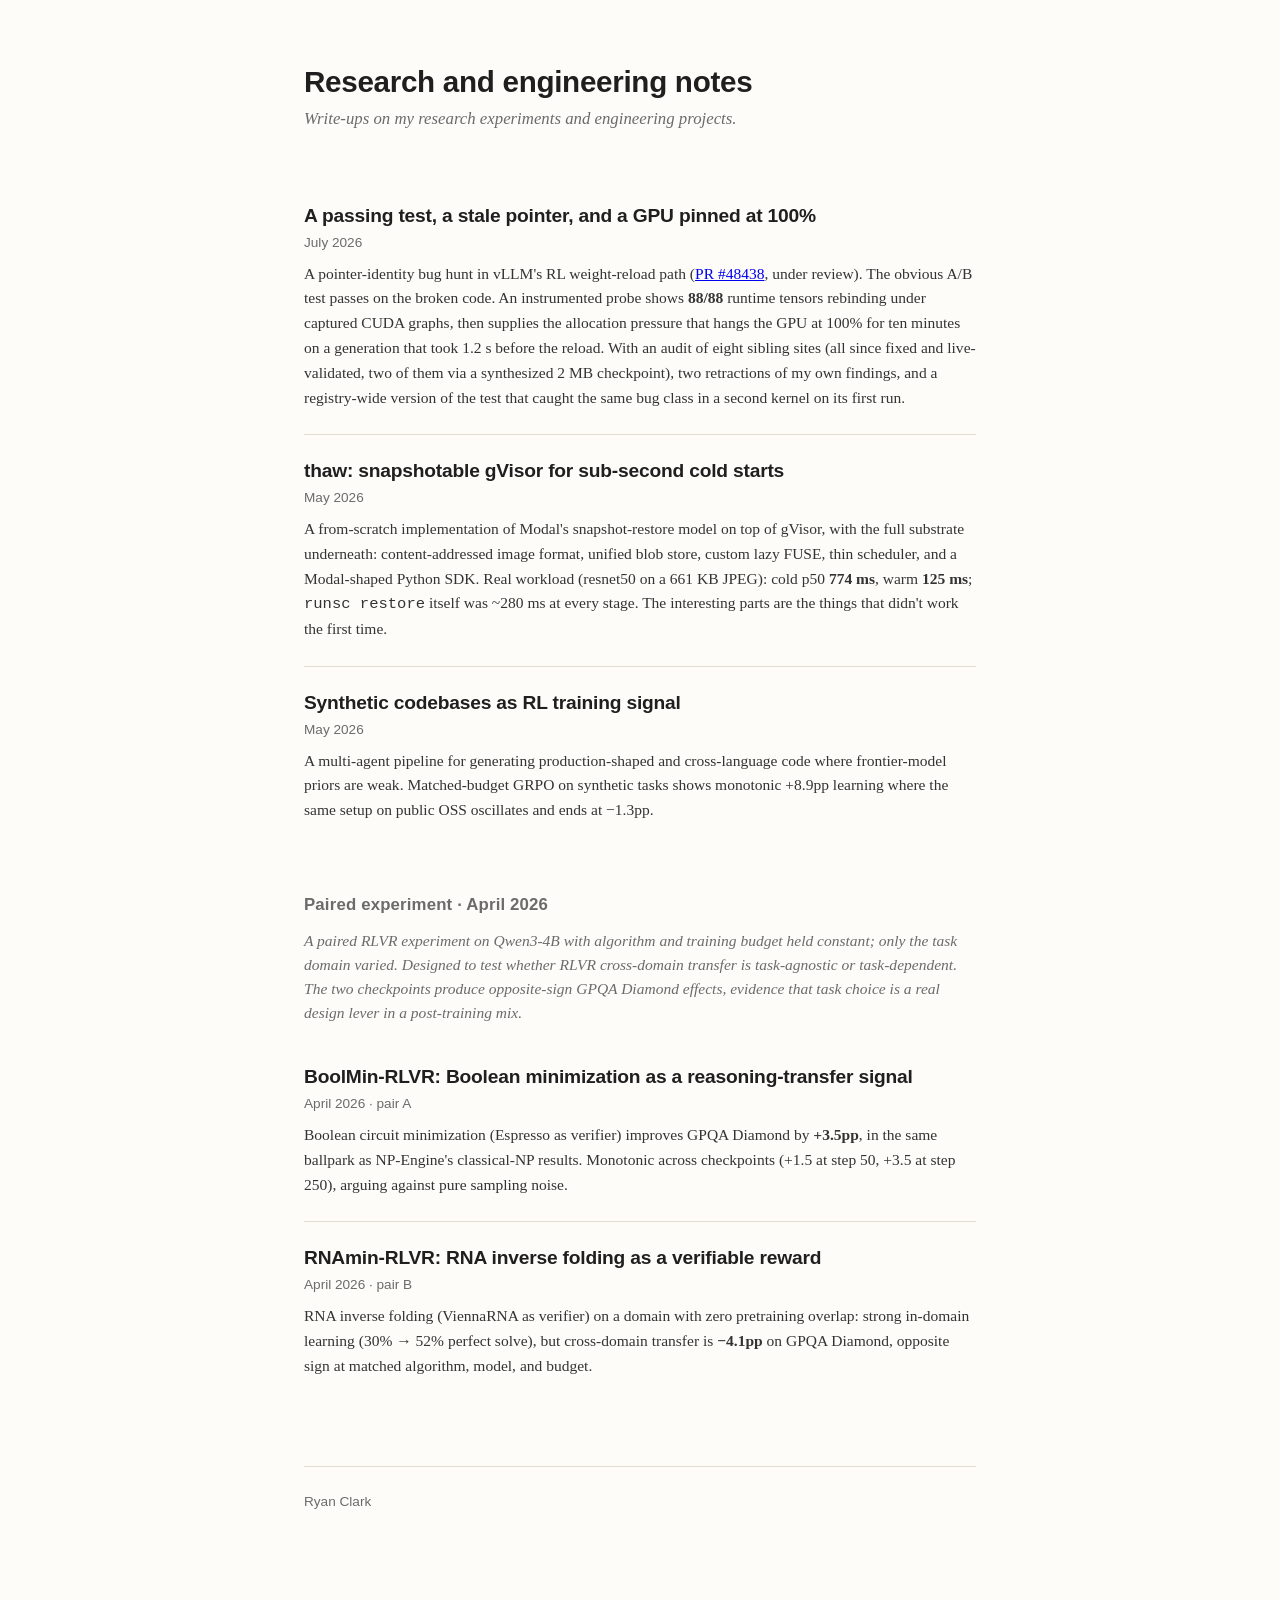
<file: index.html>
<!DOCTYPE html>
<html lang="en">
<head>
<meta charset="UTF-8">
<meta name="viewport" content="width=device-width, initial-scale=1.0">
<title>Ryan Clark — research and engineering notes</title>
<style>
  :root {
    --bg: #fdfcf9;
    --text: #1f1f1f;
    --muted: #6b6b6b;
    --accent: #b34c2c;
    --rule: #e3ddd0;
  }
  * { box-sizing: border-box; }
  body {
    font-family: 'Charter', 'Iowan Old Style', 'Georgia', 'Times New Roman', serif;
    background: var(--bg);
    color: var(--text);
    line-height: 1.6;
    max-width: 720px;
    margin: 0 auto;
    padding: 4rem 1.5rem 6rem;
    font-size: 18px;
  }
  h1, h2, h3, .sans { font-family: -apple-system, BlinkMacSystemFont, 'Inter', 'Helvetica Neue', sans-serif; font-weight: 700; line-height: 1.2; letter-spacing: -0.01em; }
  h1 { font-size: 1.85rem; margin: 0 0 0.4rem; }
  .intro { color: var(--muted); font-size: 1.05rem; margin: 0 0 3rem; font-style: italic; line-height: 1.55; }
  ul.posts { list-style: none; padding: 0; margin: 0; }
  ul.posts li { padding: 1.5rem 0; border-bottom: 1px solid var(--rule); }
  ul.posts li:last-child { border-bottom: none; }
  ul.posts h2 { font-size: 1.2rem; margin: 0 0 0.3rem; }
  ul.posts h2 a { color: var(--text); text-decoration: none; border: none; }
  ul.posts h2 a:hover { color: var(--accent); }
  ul.posts .meta { font-family: -apple-system, sans-serif; font-size: 0.85rem; color: var(--muted); margin: 0 0 0.5rem; }
  ul.posts .hook { margin: 0.4rem 0 0; font-size: 0.97rem; color: #333; }
  .footer { margin-top: 4rem; padding-top: 1.5rem; border-top: 1px solid var(--rule); font-family: -apple-system, sans-serif; font-size: 0.85rem; color: var(--muted); }
  .footer a { color: var(--muted); }
</style>
</head>
<body>

<h1>Research and engineering notes</h1>
<p class="intro">Write-ups on my research experiments and engineering projects.</p>

<ul class="posts">

  <li>
    <h2><a href="./vllm-marlin-reload.html">A passing test, a stale pointer, and a GPU pinned at 100%</a></h2>
    <p class="meta">July 2026</p>
    <p class="hook">A pointer-identity bug hunt in vLLM's RL weight-reload path (<a href="https://github.com/vllm-project/vllm/pull/48438">PR #48438</a>, under review). The obvious A/B test passes on the broken code. An instrumented probe shows <strong>88/88</strong> runtime tensors rebinding under captured CUDA graphs, then supplies the allocation pressure that hangs the GPU at 100% for ten minutes on a generation that took 1.2 s before the reload. With an audit of eight sibling sites (all since fixed and live-validated, two of them via a synthesized 2&nbsp;MB checkpoint), two retractions of my own findings, and a registry-wide version of the test that caught the same bug class in a second kernel on its first run.</p>
  </li>

  <li>
    <h2><a href="./thaw.html">thaw: snapshotable gVisor for sub-second cold starts</a></h2>
    <p class="meta">May 2026</p>
    <p class="hook">A from-scratch implementation of Modal's snapshot-restore model on top of gVisor, with the full substrate underneath: content-addressed image format, unified blob store, custom lazy FUSE, thin scheduler, and a Modal-shaped Python SDK. Real workload (resnet50 on a 661 KB JPEG): cold p50 <strong>774 ms</strong>, warm <strong>125 ms</strong>; <code>runsc restore</code> itself was ~280 ms at every stage. The interesting parts are the things that didn't work the first time.</p>
  </li>

  <li>
    <h2><a href="./synthetic-codebases.html">Synthetic codebases as RL training signal</a></h2>
    <p class="meta">May 2026</p>
    <p class="hook">A multi-agent pipeline for generating production-shaped and cross-language code where frontier-model priors are weak. Matched-budget GRPO on synthetic tasks shows monotonic +8.9pp learning where the same setup on public OSS oscillates and ends at −1.3pp.</p>
  </li>

</ul>

<h2 class="sans" style="font-size:1.05rem;margin-top:3rem;color:var(--muted);font-weight:600;letter-spacing:0.01em;">Paired experiment · April 2026</h2>
<p class="intro" style="font-size:0.97rem;margin-top:0.5rem;margin-bottom:1rem;">A paired RLVR experiment on Qwen3-4B with algorithm and training budget held constant; only the task domain varied. Designed to test whether RLVR cross-domain transfer is task-agnostic or task-dependent. The two checkpoints produce opposite-sign GPQA Diamond effects, evidence that task choice is a real design lever in a post-training mix.</p>

<ul class="posts">

  <li>
    <h2><a href="./boolmin-rlvr.html">BoolMin-RLVR: Boolean minimization as a reasoning-transfer signal</a></h2>
    <p class="meta">April 2026 · pair A</p>
    <p class="hook">Boolean circuit minimization (Espresso as verifier) improves GPQA Diamond by <strong>+3.5pp</strong>, in the same ballpark as NP-Engine's classical-NP results. Monotonic across checkpoints (+1.5 at step 50, +3.5 at step 250), arguing against pure sampling noise.</p>
  </li>

  <li>
    <h2><a href="./rna-rlvr.html">RNAmin-RLVR: RNA inverse folding as a verifiable reward</a></h2>
    <p class="meta">April 2026 · pair B</p>
    <p class="hook">RNA inverse folding (ViennaRNA as verifier) on a domain with zero pretraining overlap: strong in-domain learning (30% → 52% perfect solve), but cross-domain transfer is <strong>−4.1pp</strong> on GPQA Diamond, opposite sign at matched algorithm, model, and budget.</p>
  </li>

</ul>

<div class="footer">
  Ryan Clark
</div>

</body>
</html>
</file>
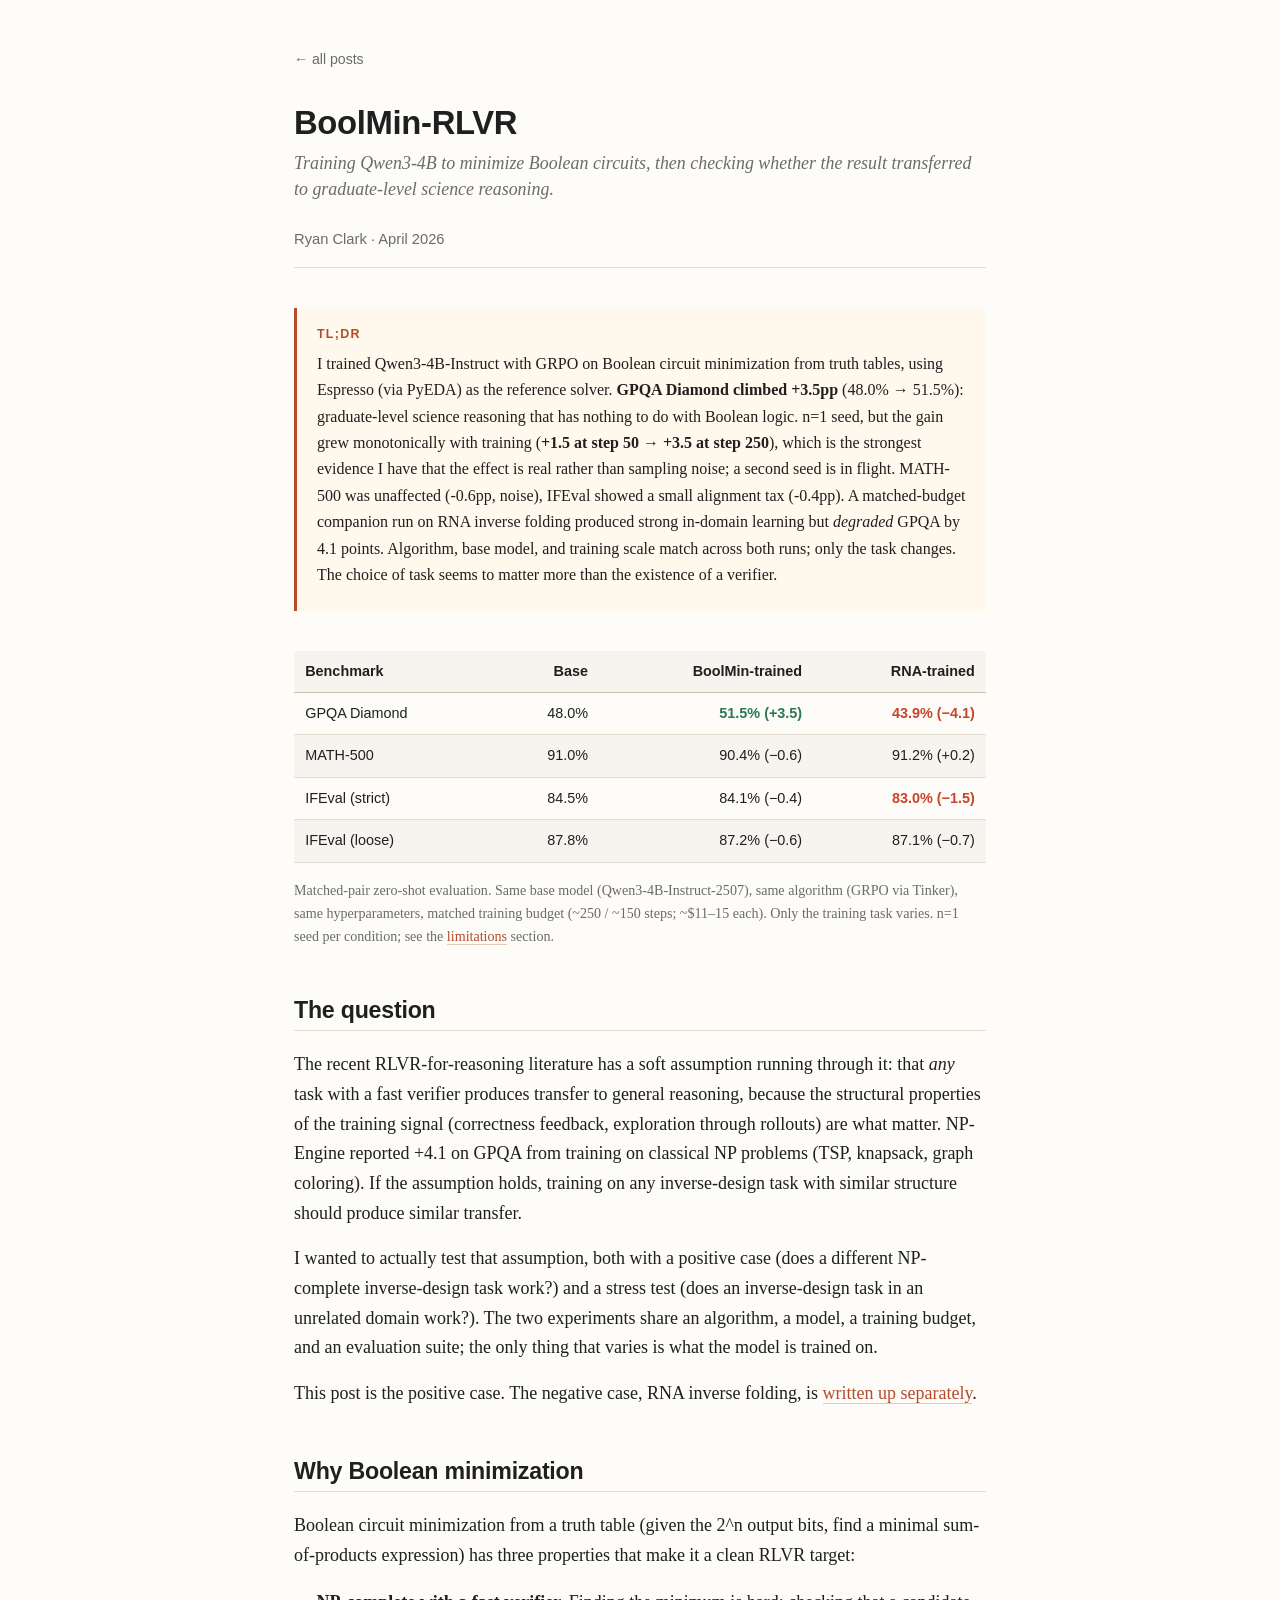
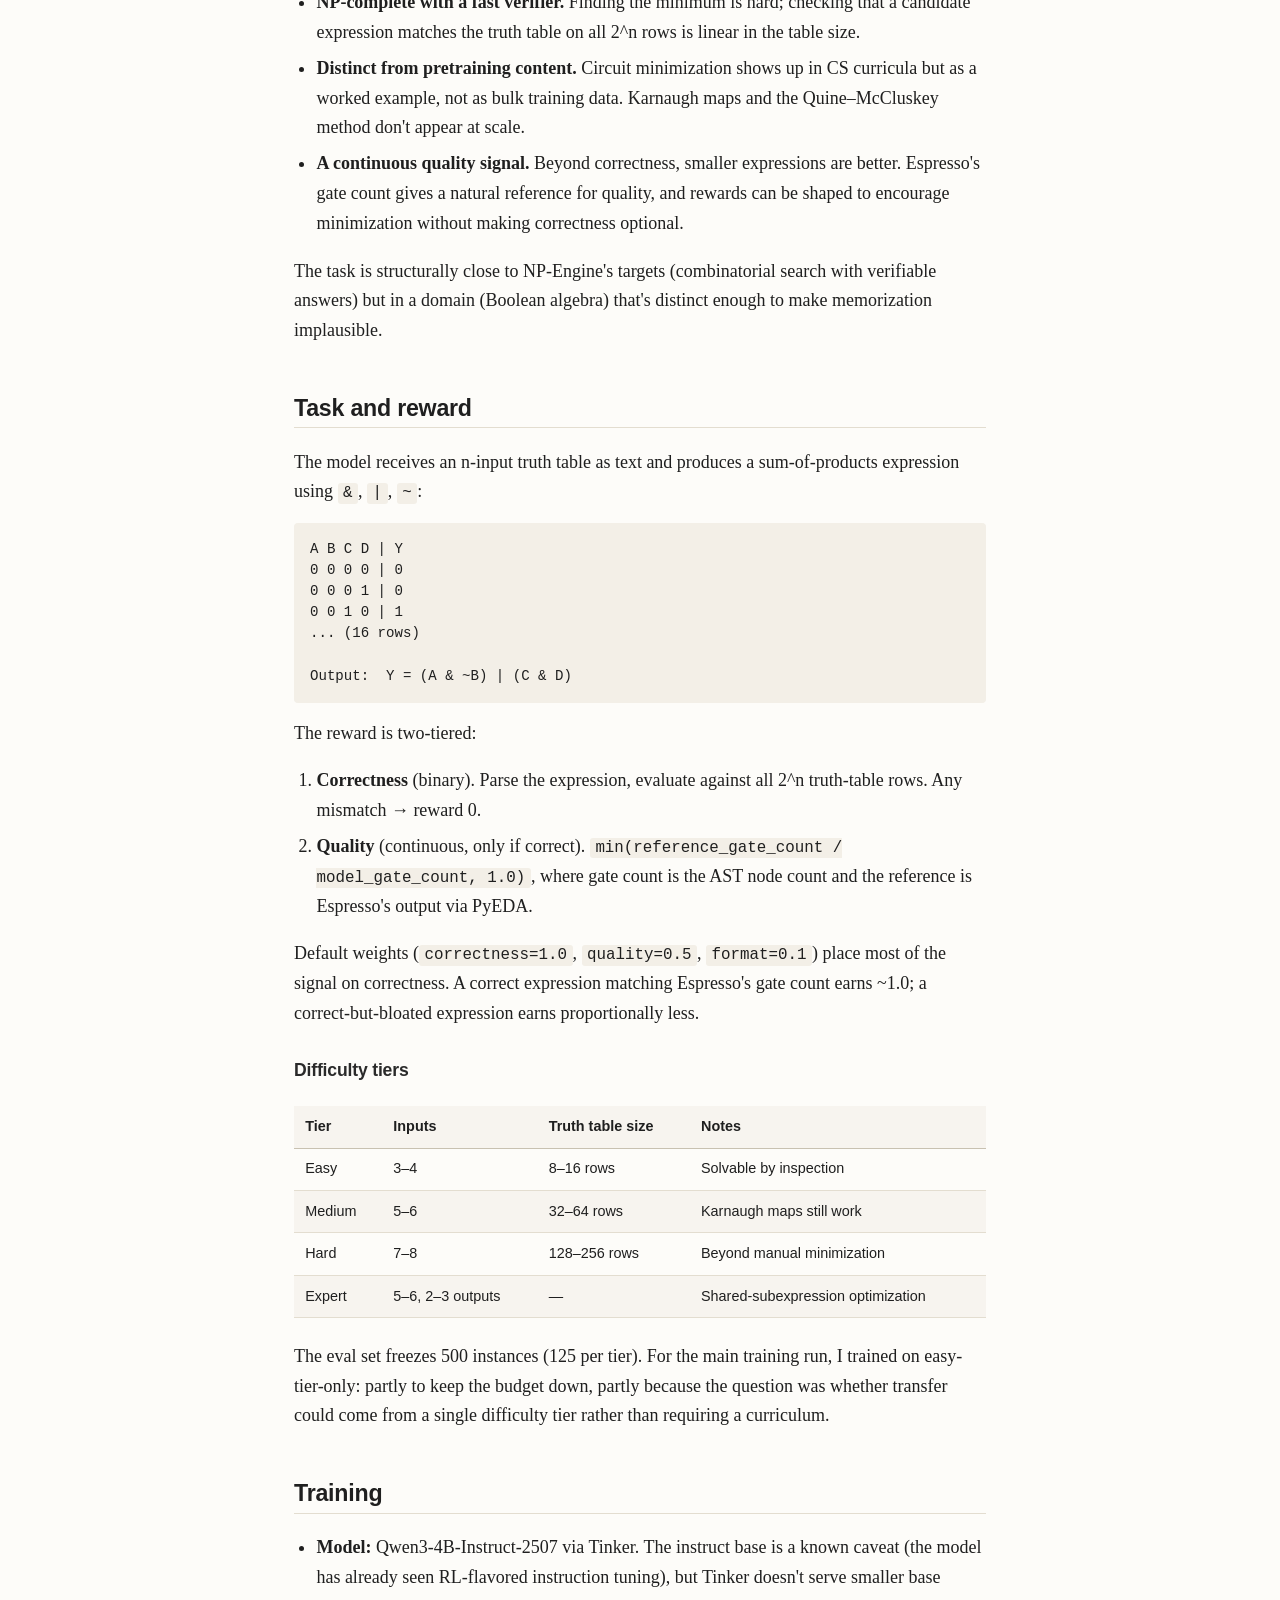
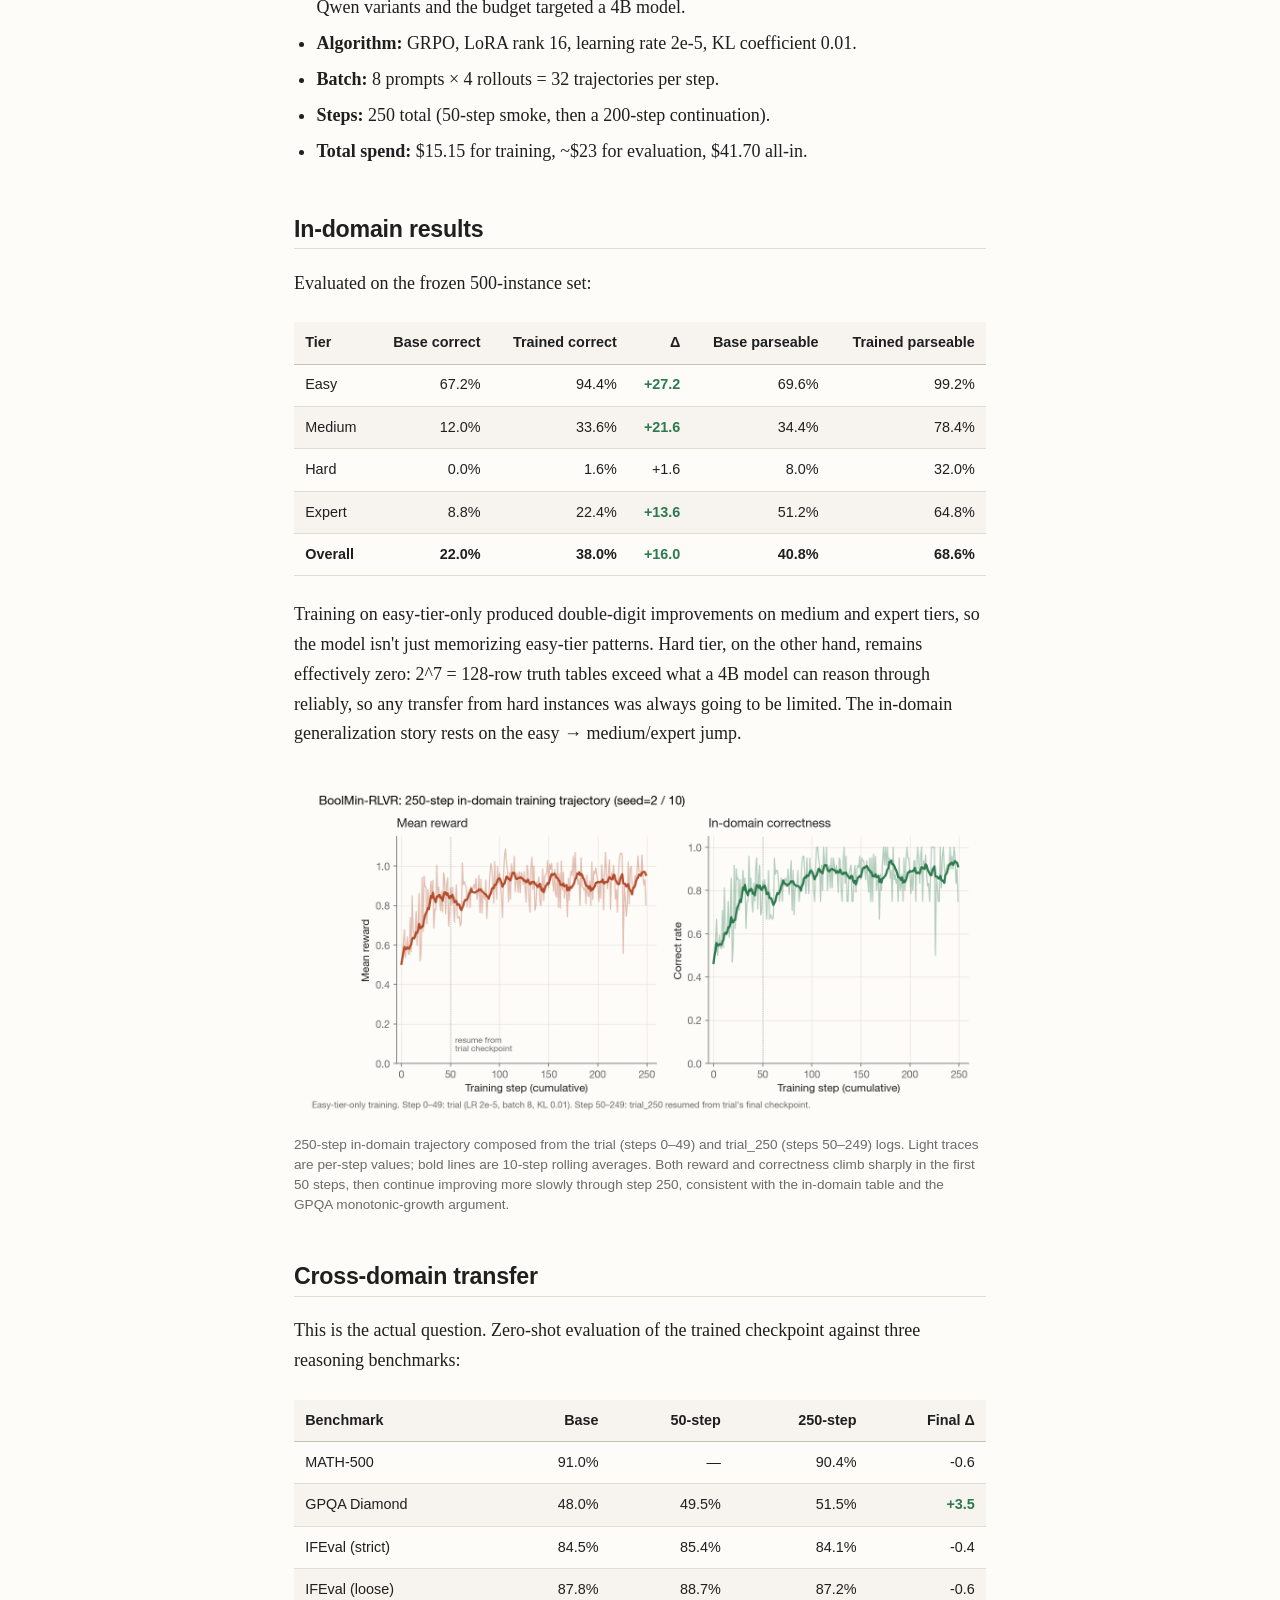
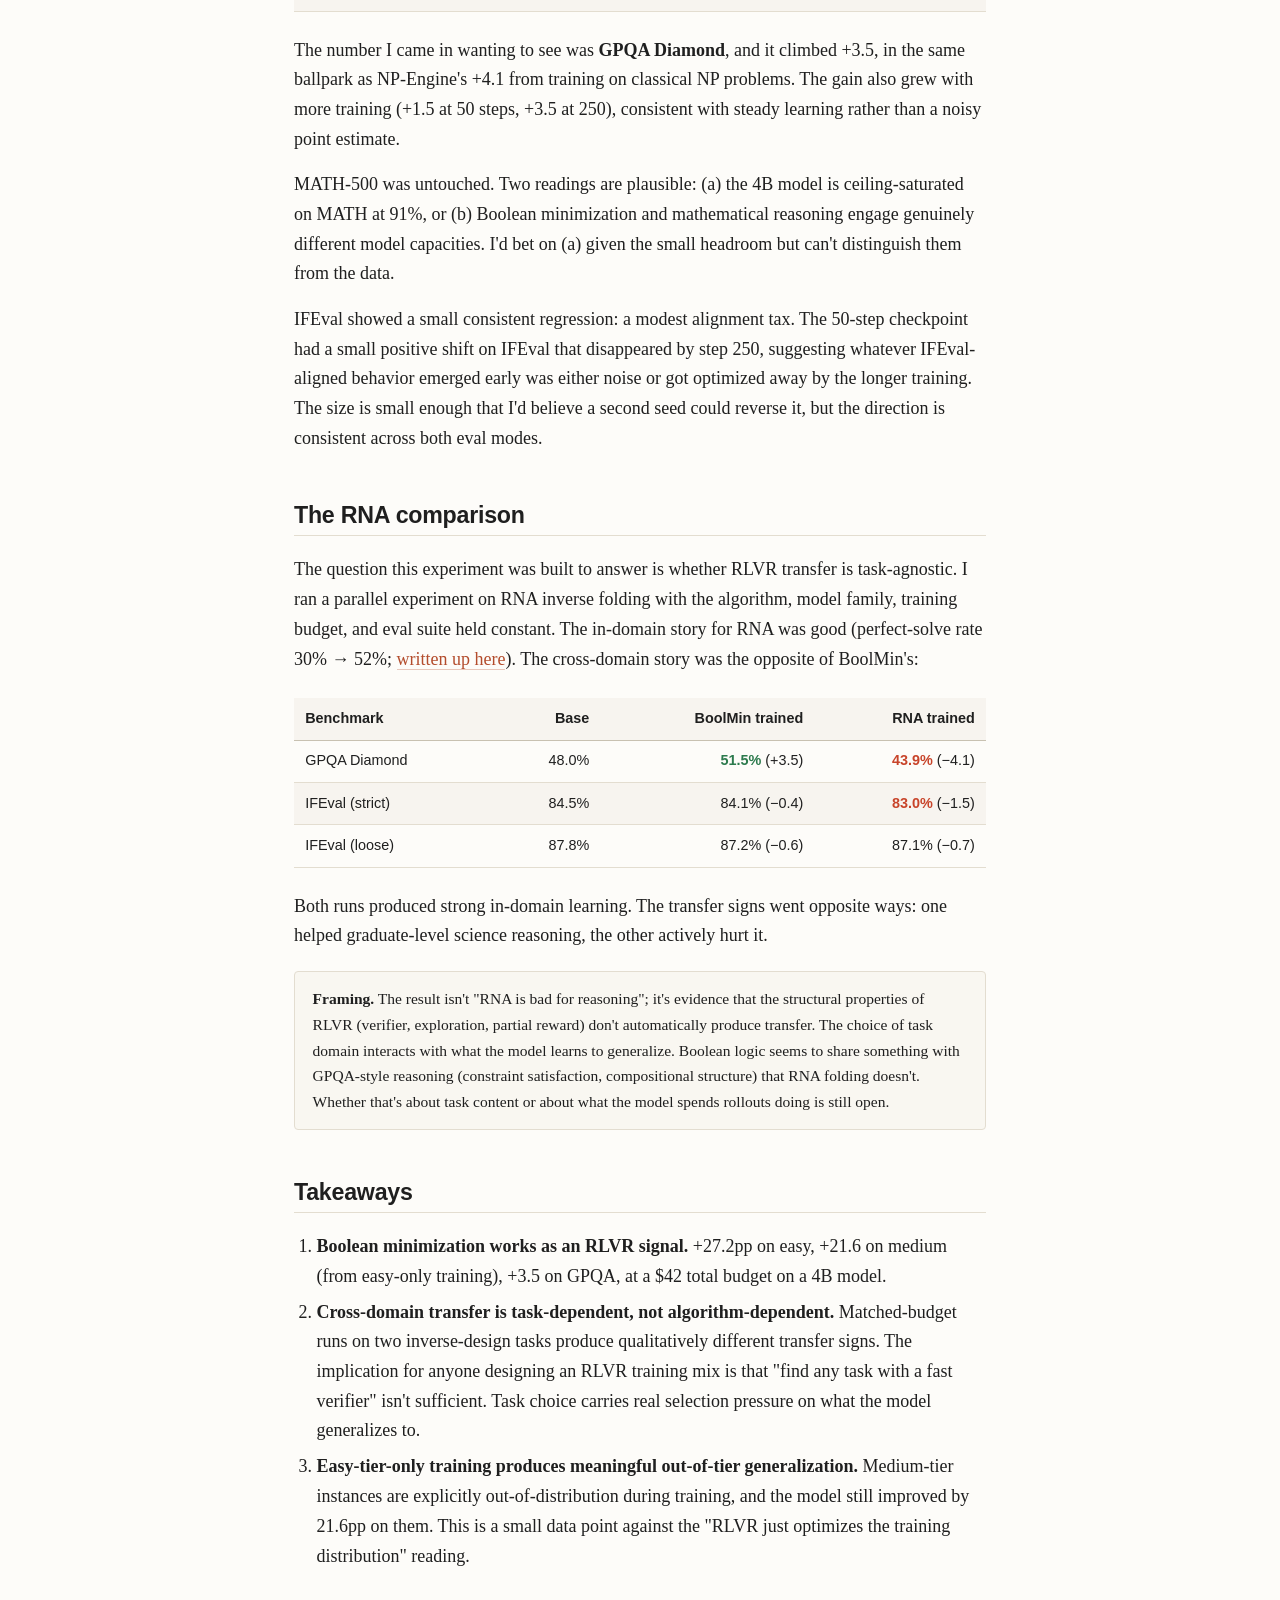
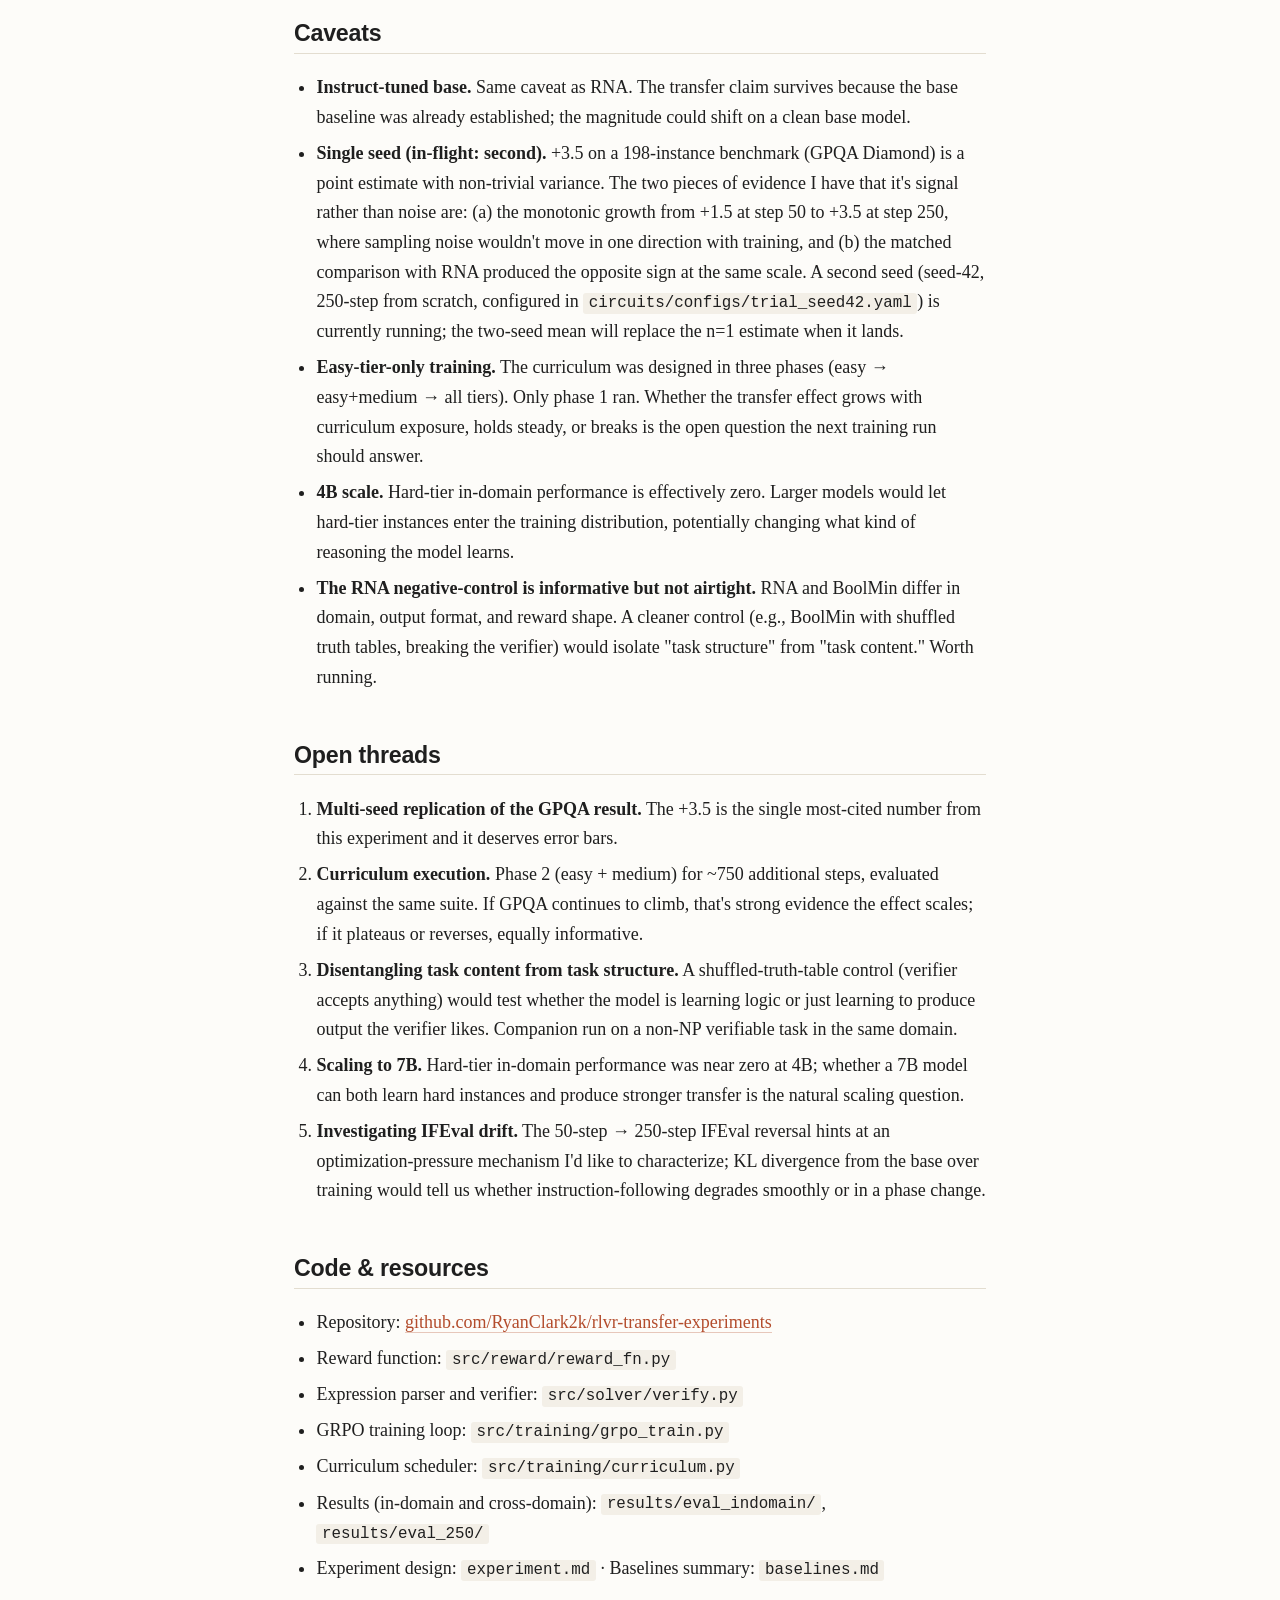
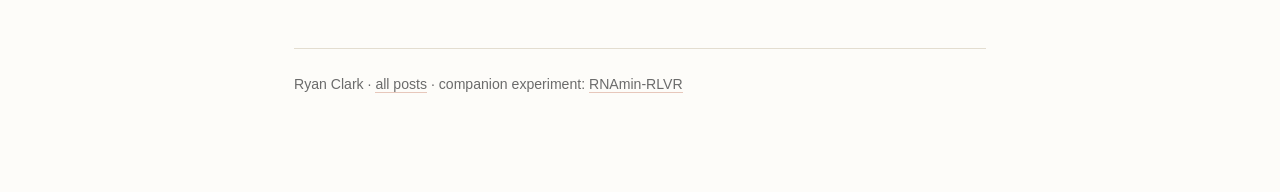
<file: boolmin-rlvr.html>
<!DOCTYPE html>
<html lang="en">
<head>
<meta charset="UTF-8">
<meta name="viewport" content="width=device-width, initial-scale=1.0">
<title>BoolMin-RLVR: Boolean minimization as a reasoning-transfer signal — Ryan Clark</title>
<style>
  :root {
    --bg: #fdfcf9;
    --text: #1f1f1f;
    --muted: #6b6b6b;
    --accent: #b34c2c;
    --rule: #e3ddd0;
    --code-bg: #f3efe7;
    --table-alt: rgba(243, 239, 231, 0.55);
    --callout-bg: #fff8ed;
  }
  * { box-sizing: border-box; }
  body {
    font-family: 'Charter', 'Iowan Old Style', 'Georgia', 'Times New Roman', serif;
    background: var(--bg);
    color: var(--text);
    line-height: 1.65;
    max-width: 740px;
    margin: 0 auto;
    padding: 3rem 1.5rem 6rem;
    font-size: 18px;
  }
  h1, h2, h3, h4, .sans { font-family: -apple-system, BlinkMacSystemFont, 'Inter', 'Helvetica Neue', sans-serif; font-weight: 700; line-height: 1.25; letter-spacing: -0.01em; }
  h1 { font-size: 2.05rem; margin: 0 0 0.4rem; }
  .subtitle { color: var(--muted); font-size: 1.12rem; font-style: italic; margin: 0 0 1.5rem; line-height: 1.45; }
  .meta { color: var(--muted); font-size: 0.92rem; border-bottom: 1px solid var(--rule); padding-bottom: 1rem; margin-bottom: 2.5rem; font-family: -apple-system, sans-serif; }
  h2 { font-size: 1.45rem; margin-top: 3rem; padding-bottom: 0.3rem; border-bottom: 1px solid var(--rule); }
  h3 { font-size: 1.1rem; margin-top: 2rem; color: #2a2a2a; }
  p { margin: 1rem 0; }
  a { color: var(--accent); text-decoration: none; border-bottom: 1px solid rgba(179, 76, 44, 0.3); }
  a:hover { border-bottom-color: var(--accent); }
  .tldr { background: var(--callout-bg); border-left: 3px solid var(--accent); padding: 1rem 1.25rem; margin: 1.5rem 0 2.5rem; font-size: 1rem; }
  .tldr p { margin: 0.4rem 0; }
  .tldr-label { display: block; font-family: -apple-system, sans-serif; font-size: 0.78rem; letter-spacing: 0.1em; text-transform: uppercase; color: var(--accent); margin-bottom: 0.3rem; font-weight: 600; }
  code { font-family: 'Menlo', 'Monaco', 'Consolas', monospace; font-size: 0.88em; background: var(--code-bg); padding: 0.08em 0.35em; border-radius: 3px; }
  pre { background: var(--code-bg); padding: 1rem; border-radius: 4px; overflow-x: auto; font-size: 0.88rem; line-height: 1.5; }
  pre code { background: transparent; padding: 0; font-size: inherit; }
  table { border-collapse: collapse; width: 100%; margin: 1.5rem 0; font-size: 0.9rem; font-family: -apple-system, sans-serif; }
  th, td { padding: 0.55rem 0.7rem; text-align: left; border-bottom: 1px solid var(--rule); vertical-align: top; }
  th { background: var(--table-alt); font-weight: 600; border-bottom: 1px solid #c8c1b1; }
  td.num, th.num { text-align: right; font-variant-numeric: tabular-nums; }
  tr:nth-child(even) td { background: var(--table-alt); }
  .pos { color: #2c7a4d; font-weight: 600; }
  .neg { color: #c8442a; font-weight: 600; }
  .callout { border: 1px solid var(--rule); border-radius: 4px; padding: 0.9rem 1.1rem; margin: 1.25rem 0; font-size: 0.97rem; background: rgba(243, 239, 231, 0.45); }
  blockquote { border-left: 3px solid var(--rule); margin: 1.25rem 0; padding: 0.2rem 0 0.2rem 1rem; color: var(--muted); font-style: italic; }
  ul, ol { padding-left: 1.4rem; }
  li { margin: 0.4rem 0; }
  .footer { margin-top: 4rem; padding-top: 1.5rem; border-top: 1px solid var(--rule); font-family: -apple-system, sans-serif; font-size: 0.88rem; color: var(--muted); }
  .footer a { color: var(--muted); }
  .nav-back { font-family: -apple-system, sans-serif; font-size: 0.88rem; margin-bottom: 2rem; }
  .nav-back a { color: var(--muted); border-bottom: 1px solid transparent; }
  .nav-back a:hover { border-bottom-color: var(--muted); }
  figure { margin: 1.8rem 0; }
  figure img { width: 100%; height: auto; display: block; border-radius: 4px; }
  figure figcaption { font-family: -apple-system, sans-serif; font-size: 0.85rem; color: var(--muted); margin-top: 0.5rem; text-align: left; line-height: 1.45; }
</style>
</head>
<body>

<div class="nav-back"><a href="./index.html">← all posts</a></div>

<h1>BoolMin-RLVR</h1>
<p class="subtitle">Training Qwen3-4B to minimize Boolean circuits, then checking whether the result transferred to graduate-level science reasoning.</p>
<p class="meta">Ryan Clark · April 2026</p>

<div class="tldr">
  <span class="tldr-label">TL;DR</span>
  <p>I trained Qwen3-4B-Instruct with GRPO on Boolean circuit minimization from truth tables, using Espresso (via PyEDA) as the reference solver. <strong>GPQA Diamond climbed +3.5pp</strong> (48.0% → 51.5%): graduate-level science reasoning that has nothing to do with Boolean logic. n=1 seed, but the gain grew monotonically with training (<strong>+1.5 at step 50 → +3.5 at step 250</strong>), which is the strongest evidence I have that the effect is real rather than sampling noise; a second seed is in flight. MATH-500 was unaffected (-0.6pp, noise), IFEval showed a small alignment tax (-0.4pp). A matched-budget companion run on RNA inverse folding produced strong in-domain learning but <em>degraded</em> GPQA by 4.1 points. Algorithm, base model, and training scale match across both runs; only the task changes. The choice of task seems to matter more than the existence of a verifier.</p>
</div>

<table>
  <thead><tr><th>Benchmark</th><th class="num">Base</th><th class="num">BoolMin-trained</th><th class="num">RNA-trained</th></tr></thead>
  <tbody>
    <tr><td>GPQA Diamond</td><td class="num">48.0%</td><td class="num"><span class="pos">51.5% (+3.5)</span></td><td class="num"><span class="neg">43.9% (−4.1)</span></td></tr>
    <tr><td>MATH-500</td><td class="num">91.0%</td><td class="num">90.4% (−0.6)</td><td class="num">91.2% (+0.2)</td></tr>
    <tr><td>IFEval (strict)</td><td class="num">84.5%</td><td class="num">84.1% (−0.4)</td><td class="num"><span class="neg">83.0% (−1.5)</span></td></tr>
    <tr><td>IFEval (loose)</td><td class="num">87.8%</td><td class="num">87.2% (−0.6)</td><td class="num">87.1% (−0.7)</td></tr>
  </tbody>
</table>
<p style="font-size: 0.88rem; color: var(--muted); margin-top: -0.5rem;">Matched-pair zero-shot evaluation. Same base model (Qwen3-4B-Instruct-2507), same algorithm (GRPO via Tinker), same hyperparameters, matched training budget (~250 / ~150 steps; ~$11–15 each). Only the training task varies. n=1 seed per condition; see the <a href="#limits">limitations</a> section.</p>

<h2>The question</h2>

<p>The recent RLVR-for-reasoning literature has a soft assumption running through it: that <em>any</em> task with a fast verifier produces transfer to general reasoning, because the structural properties of the training signal (correctness feedback, exploration through rollouts) are what matter. NP-Engine reported +4.1 on GPQA from training on classical NP problems (TSP, knapsack, graph coloring). If the assumption holds, training on any inverse-design task with similar structure should produce similar transfer.</p>

<p>I wanted to actually test that assumption, both with a positive case (does a different NP-complete inverse-design task work?) and a stress test (does an inverse-design task in an unrelated domain work?). The two experiments share an algorithm, a model, a training budget, and an evaluation suite; the only thing that varies is what the model is trained on.</p>

<p>This post is the positive case. The negative case, RNA inverse folding, is <a href="./rna-rlvr.html">written up separately</a>.</p>

<h2>Why Boolean minimization</h2>

<p>Boolean circuit minimization from a truth table (given the 2^n output bits, find a minimal sum-of-products expression) has three properties that make it a clean RLVR target:</p>

<ul>
  <li><strong>NP-complete with a fast verifier.</strong> Finding the minimum is hard; checking that a candidate expression matches the truth table on all 2^n rows is linear in the table size.</li>
  <li><strong>Distinct from pretraining content.</strong> Circuit minimization shows up in CS curricula but as a worked example, not as bulk training data. Karnaugh maps and the Quine–McCluskey method don't appear at scale.</li>
  <li><strong>A continuous quality signal.</strong> Beyond correctness, smaller expressions are better. Espresso's gate count gives a natural reference for quality, and rewards can be shaped to encourage minimization without making correctness optional.</li>
</ul>

<p>The task is structurally close to NP-Engine's targets (combinatorial search with verifiable answers) but in a domain (Boolean algebra) that's distinct enough to make memorization implausible.</p>

<h2>Task and reward</h2>

<p>The model receives an n-input truth table as text and produces a sum-of-products expression using <code>&</code>, <code>|</code>, <code>~</code>:</p>

<pre><code>A B C D | Y
0 0 0 0 | 0
0 0 0 1 | 0
0 0 1 0 | 1
... (16 rows)

Output:  Y = (A & ~B) | (C & D)</code></pre>

<p>The reward is two-tiered:</p>

<ol>
  <li><strong>Correctness</strong> (binary). Parse the expression, evaluate against all 2^n truth-table rows. Any mismatch → reward 0.</li>
  <li><strong>Quality</strong> (continuous, only if correct). <code>min(reference_gate_count / model_gate_count, 1.0)</code>, where gate count is the AST node count and the reference is Espresso's output via PyEDA.</li>
</ol>

<p>Default weights (<code>correctness=1.0</code>, <code>quality=0.5</code>, <code>format=0.1</code>) place most of the signal on correctness. A correct expression matching Espresso's gate count earns ~1.0; a correct-but-bloated expression earns proportionally less.</p>

<h3>Difficulty tiers</h3>

<table>
  <thead><tr><th>Tier</th><th>Inputs</th><th>Truth table size</th><th>Notes</th></tr></thead>
  <tbody>
    <tr><td>Easy</td><td>3–4</td><td>8–16 rows</td><td>Solvable by inspection</td></tr>
    <tr><td>Medium</td><td>5–6</td><td>32–64 rows</td><td>Karnaugh maps still work</td></tr>
    <tr><td>Hard</td><td>7–8</td><td>128–256 rows</td><td>Beyond manual minimization</td></tr>
    <tr><td>Expert</td><td>5–6, 2–3 outputs</td><td>—</td><td>Shared-subexpression optimization</td></tr>
  </tbody>
</table>

<p>The eval set freezes 500 instances (125 per tier). For the main training run, I trained on easy-tier-only: partly to keep the budget down, partly because the question was whether transfer could come from a single difficulty tier rather than requiring a curriculum.</p>

<h2>Training</h2>

<ul>
  <li><strong>Model:</strong> Qwen3-4B-Instruct-2507 via Tinker. The instruct base is a known caveat (the model has already seen RL-flavored instruction tuning), but Tinker doesn't serve smaller base Qwen variants and the budget targeted a 4B model.</li>
  <li><strong>Algorithm:</strong> GRPO, LoRA rank 16, learning rate 2e-5, KL coefficient 0.01.</li>
  <li><strong>Batch:</strong> 8 prompts × 4 rollouts = 32 trajectories per step.</li>
  <li><strong>Steps:</strong> 250 total (50-step smoke, then a 200-step continuation).</li>
  <li><strong>Total spend:</strong> $15.15 for training, ~$23 for evaluation, $41.70 all-in.</li>
</ul>

<h2>In-domain results</h2>

<p>Evaluated on the frozen 500-instance set:</p>

<table>
  <thead><tr><th>Tier</th><th class="num">Base correct</th><th class="num">Trained correct</th><th class="num">Δ</th><th class="num">Base parseable</th><th class="num">Trained parseable</th></tr></thead>
  <tbody>
    <tr><td>Easy</td><td class="num">67.2%</td><td class="num">94.4%</td><td class="num"><span class="pos">+27.2</span></td><td class="num">69.6%</td><td class="num">99.2%</td></tr>
    <tr><td>Medium</td><td class="num">12.0%</td><td class="num">33.6%</td><td class="num"><span class="pos">+21.6</span></td><td class="num">34.4%</td><td class="num">78.4%</td></tr>
    <tr><td>Hard</td><td class="num">0.0%</td><td class="num">1.6%</td><td class="num">+1.6</td><td class="num">8.0%</td><td class="num">32.0%</td></tr>
    <tr><td>Expert</td><td class="num">8.8%</td><td class="num">22.4%</td><td class="num"><span class="pos">+13.6</span></td><td class="num">51.2%</td><td class="num">64.8%</td></tr>
    <tr><td><strong>Overall</strong></td><td class="num"><strong>22.0%</strong></td><td class="num"><strong>38.0%</strong></td><td class="num"><span class="pos"><strong>+16.0</strong></span></td><td class="num"><strong>40.8%</strong></td><td class="num"><strong>68.6%</strong></td></tr>
  </tbody>
</table>

<p>Training on easy-tier-only produced double-digit improvements on medium and expert tiers, so the model isn't just memorizing easy-tier patterns. Hard tier, on the other hand, remains effectively zero: 2^7 = 128-row truth tables exceed what a 4B model can reason through reliably, so any transfer from hard instances was always going to be limited. The in-domain generalization story rests on the easy → medium/expert jump.</p>

<figure>
  <img src="./figures/boolmin-training-curve.png" alt="Two-panel chart showing the BoolMin-RLVR training trajectory across 250 cumulative steps. Left panel: mean reward climbs from around 0.5 at step 0 to approximately 0.9 by step 100 and plateaus near 0.95. Right panel: correctness rate follows a similar arc from about 0.5 to 0.9. A dotted vertical line marks step 50 where training resumed from the trial checkpoint.">
  <figcaption>250-step in-domain trajectory composed from the trial (steps 0–49) and trial_250 (steps 50–249) logs. Light traces are per-step values; bold lines are 10-step rolling averages. Both reward and correctness climb sharply in the first 50 steps, then continue improving more slowly through step 250, consistent with the in-domain table and the GPQA monotonic-growth argument.</figcaption>
</figure>

<h2>Cross-domain transfer</h2>

<p>This is the actual question. Zero-shot evaluation of the trained checkpoint against three reasoning benchmarks:</p>

<table>
  <thead><tr><th>Benchmark</th><th class="num">Base</th><th class="num">50-step</th><th class="num">250-step</th><th class="num">Final Δ</th></tr></thead>
  <tbody>
    <tr><td>MATH-500</td><td class="num">91.0%</td><td class="num">—</td><td class="num">90.4%</td><td class="num">-0.6</td></tr>
    <tr><td>GPQA Diamond</td><td class="num">48.0%</td><td class="num">49.5%</td><td class="num">51.5%</td><td class="num"><span class="pos">+3.5</span></td></tr>
    <tr><td>IFEval (strict)</td><td class="num">84.5%</td><td class="num">85.4%</td><td class="num">84.1%</td><td class="num">-0.4</td></tr>
    <tr><td>IFEval (loose)</td><td class="num">87.8%</td><td class="num">88.7%</td><td class="num">87.2%</td><td class="num">-0.6</td></tr>
  </tbody>
</table>

<p>The number I came in wanting to see was <strong>GPQA Diamond</strong>, and it climbed +3.5, in the same ballpark as NP-Engine's +4.1 from training on classical NP problems. The gain also grew with more training (+1.5 at 50 steps, +3.5 at 250), consistent with steady learning rather than a noisy point estimate.</p>

<p>MATH-500 was untouched. Two readings are plausible: (a) the 4B model is ceiling-saturated on MATH at 91%, or (b) Boolean minimization and mathematical reasoning engage genuinely different model capacities. I'd bet on (a) given the small headroom but can't distinguish them from the data.</p>

<p>IFEval showed a small consistent regression: a modest alignment tax. The 50-step checkpoint had a small positive shift on IFEval that disappeared by step 250, suggesting whatever IFEval-aligned behavior emerged early was either noise or got optimized away by the longer training. The size is small enough that I'd believe a second seed could reverse it, but the direction is consistent across both eval modes.</p>

<h2>The RNA comparison</h2>

<p>The question this experiment was built to answer is whether RLVR transfer is task-agnostic. I ran a parallel experiment on RNA inverse folding with the algorithm, model family, training budget, and eval suite held constant. The in-domain story for RNA was good (perfect-solve rate 30% → 52%; <a href="./rna-rlvr.html">written up here</a>). The cross-domain story was the opposite of BoolMin's:</p>

<table>
  <thead><tr><th>Benchmark</th><th class="num">Base</th><th class="num">BoolMin trained</th><th class="num">RNA trained</th></tr></thead>
  <tbody>
    <tr><td>GPQA Diamond</td><td class="num">48.0%</td><td class="num"><span class="pos">51.5%</span> (+3.5)</td><td class="num"><span class="neg">43.9%</span> (−4.1)</td></tr>
    <tr><td>IFEval (strict)</td><td class="num">84.5%</td><td class="num">84.1% (−0.4)</td><td class="num"><span class="neg">83.0%</span> (−1.5)</td></tr>
    <tr><td>IFEval (loose)</td><td class="num">87.8%</td><td class="num">87.2% (−0.6)</td><td class="num">87.1% (−0.7)</td></tr>
  </tbody>
</table>

<p>Both runs produced strong in-domain learning. The transfer signs went opposite ways: one helped graduate-level science reasoning, the other actively hurt it.</p>

<div class="callout">
  <strong>Framing.</strong> The result isn't "RNA is bad for reasoning"; it's evidence that the structural properties of RLVR (verifier, exploration, partial reward) don't automatically produce transfer. The choice of task domain interacts with what the model learns to generalize. Boolean logic seems to share something with GPQA-style reasoning (constraint satisfaction, compositional structure) that RNA folding doesn't. Whether that's about task content or about what the model spends rollouts doing is still open.
</div>

<h2>Takeaways</h2>

<ol>
  <li><strong>Boolean minimization works as an RLVR signal.</strong> +27.2pp on easy, +21.6 on medium (from easy-only training), +3.5 on GPQA, at a $42 total budget on a 4B model.</li>
  <li><strong>Cross-domain transfer is task-dependent, not algorithm-dependent.</strong> Matched-budget runs on two inverse-design tasks produce qualitatively different transfer signs. The implication for anyone designing an RLVR training mix is that "find any task with a fast verifier" isn't sufficient. Task choice carries real selection pressure on what the model generalizes to.</li>
  <li><strong>Easy-tier-only training produces meaningful out-of-tier generalization.</strong> Medium-tier instances are explicitly out-of-distribution during training, and the model still improved by 21.6pp on them. This is a small data point against the "RLVR just optimizes the training distribution" reading.</li>
</ol>

<h2 id="limits">Caveats</h2>

<ul>
  <li><strong>Instruct-tuned base.</strong> Same caveat as RNA. The transfer claim survives because the base baseline was already established; the magnitude could shift on a clean base model.</li>
  <li><strong>Single seed (in-flight: second).</strong> +3.5 on a 198-instance benchmark (GPQA Diamond) is a point estimate with non-trivial variance. The two pieces of evidence I have that it's signal rather than noise are: (a) the monotonic growth from +1.5 at step 50 to +3.5 at step 250, where sampling noise wouldn't move in one direction with training, and (b) the matched comparison with RNA produced the opposite sign at the same scale. A second seed (seed-42, 250-step from scratch, configured in <code>circuits/configs/trial_seed42.yaml</code>) is currently running; the two-seed mean will replace the n=1 estimate when it lands.</li>
  <li><strong>Easy-tier-only training.</strong> The curriculum was designed in three phases (easy → easy+medium → all tiers). Only phase 1 ran. Whether the transfer effect grows with curriculum exposure, holds steady, or breaks is the open question the next training run should answer.</li>
  <li><strong>4B scale.</strong> Hard-tier in-domain performance is effectively zero. Larger models would let hard-tier instances enter the training distribution, potentially changing what kind of reasoning the model learns.</li>
  <li><strong>The RNA negative-control is informative but not airtight.</strong> RNA and BoolMin differ in domain, output format, and reward shape. A cleaner control (e.g., BoolMin with shuffled truth tables, breaking the verifier) would isolate "task structure" from "task content." Worth running.</li>
</ul>

<h2>Open threads</h2>

<ol>
  <li><strong>Multi-seed replication of the GPQA result.</strong> The +3.5 is the single most-cited number from this experiment and it deserves error bars.</li>
  <li><strong>Curriculum execution.</strong> Phase 2 (easy + medium) for ~750 additional steps, evaluated against the same suite. If GPQA continues to climb, that's strong evidence the effect scales; if it plateaus or reverses, equally informative.</li>
  <li><strong>Disentangling task content from task structure.</strong> A shuffled-truth-table control (verifier accepts anything) would test whether the model is learning logic or just learning to produce output the verifier likes. Companion run on a non-NP verifiable task in the same domain.</li>
  <li><strong>Scaling to 7B.</strong> Hard-tier in-domain performance was near zero at 4B; whether a 7B model can both learn hard instances and produce stronger transfer is the natural scaling question.</li>
  <li><strong>Investigating IFEval drift.</strong> The 50-step → 250-step IFEval reversal hints at an optimization-pressure mechanism I'd like to characterize; KL divergence from the base over training would tell us whether instruction-following degrades smoothly or in a phase change.</li>
</ol>

<h2>Code &amp; resources</h2>

<ul>
  <li>Repository: <a href="https://github.com/RyanClark2k/rlvr-transfer-experiments">github.com/RyanClark2k/rlvr-transfer-experiments</a></li>
  <li>Reward function: <code>src/reward/reward_fn.py</code></li>
  <li>Expression parser and verifier: <code>src/solver/verify.py</code></li>
  <li>GRPO training loop: <code>src/training/grpo_train.py</code></li>
  <li>Curriculum scheduler: <code>src/training/curriculum.py</code></li>
  <li>Results (in-domain and cross-domain): <code>results/eval_indomain/</code>, <code>results/eval_250/</code></li>
  <li>Experiment design: <code>experiment.md</code> · Baselines summary: <code>baselines.md</code></li>
</ul>

<div class="footer">
  Ryan Clark · <a href="./index.html">all posts</a> · companion experiment: <a href="./rna-rlvr.html">RNAmin-RLVR</a>
</div>

</body>
</html>
</file>
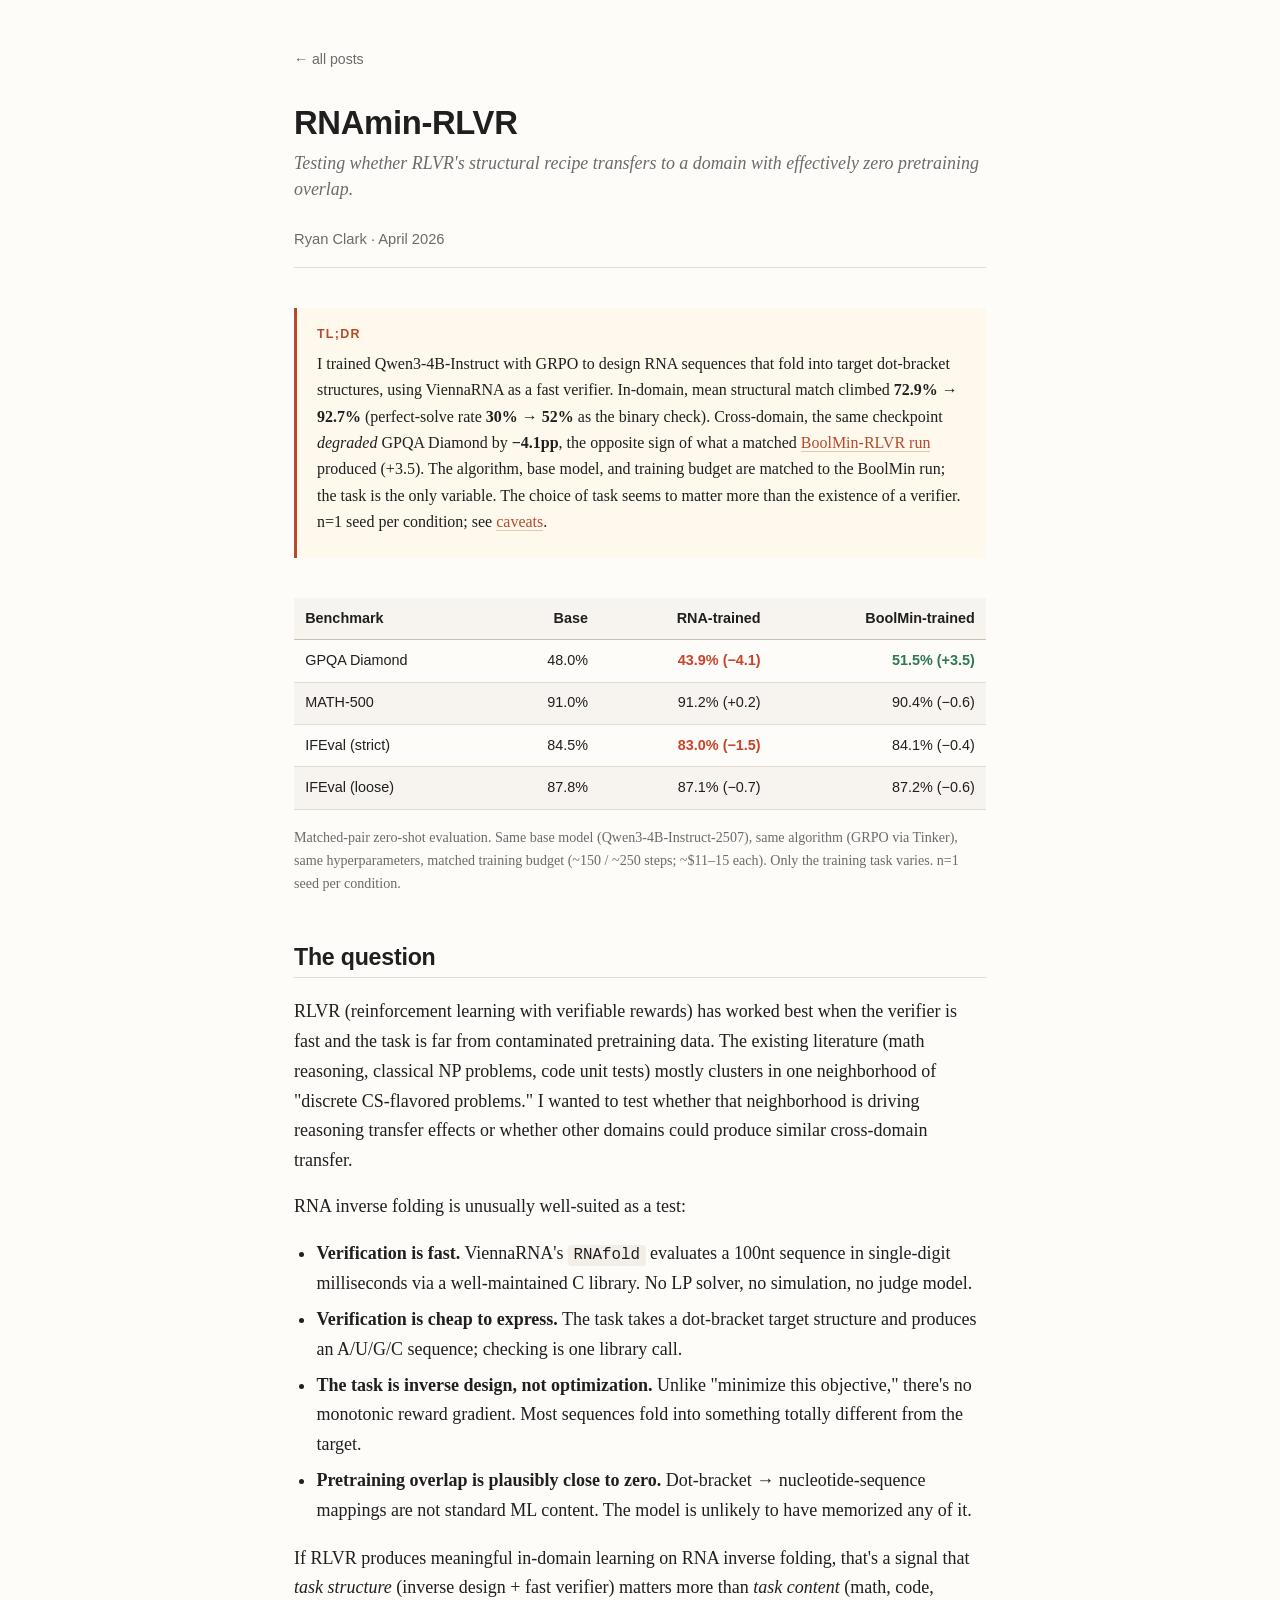
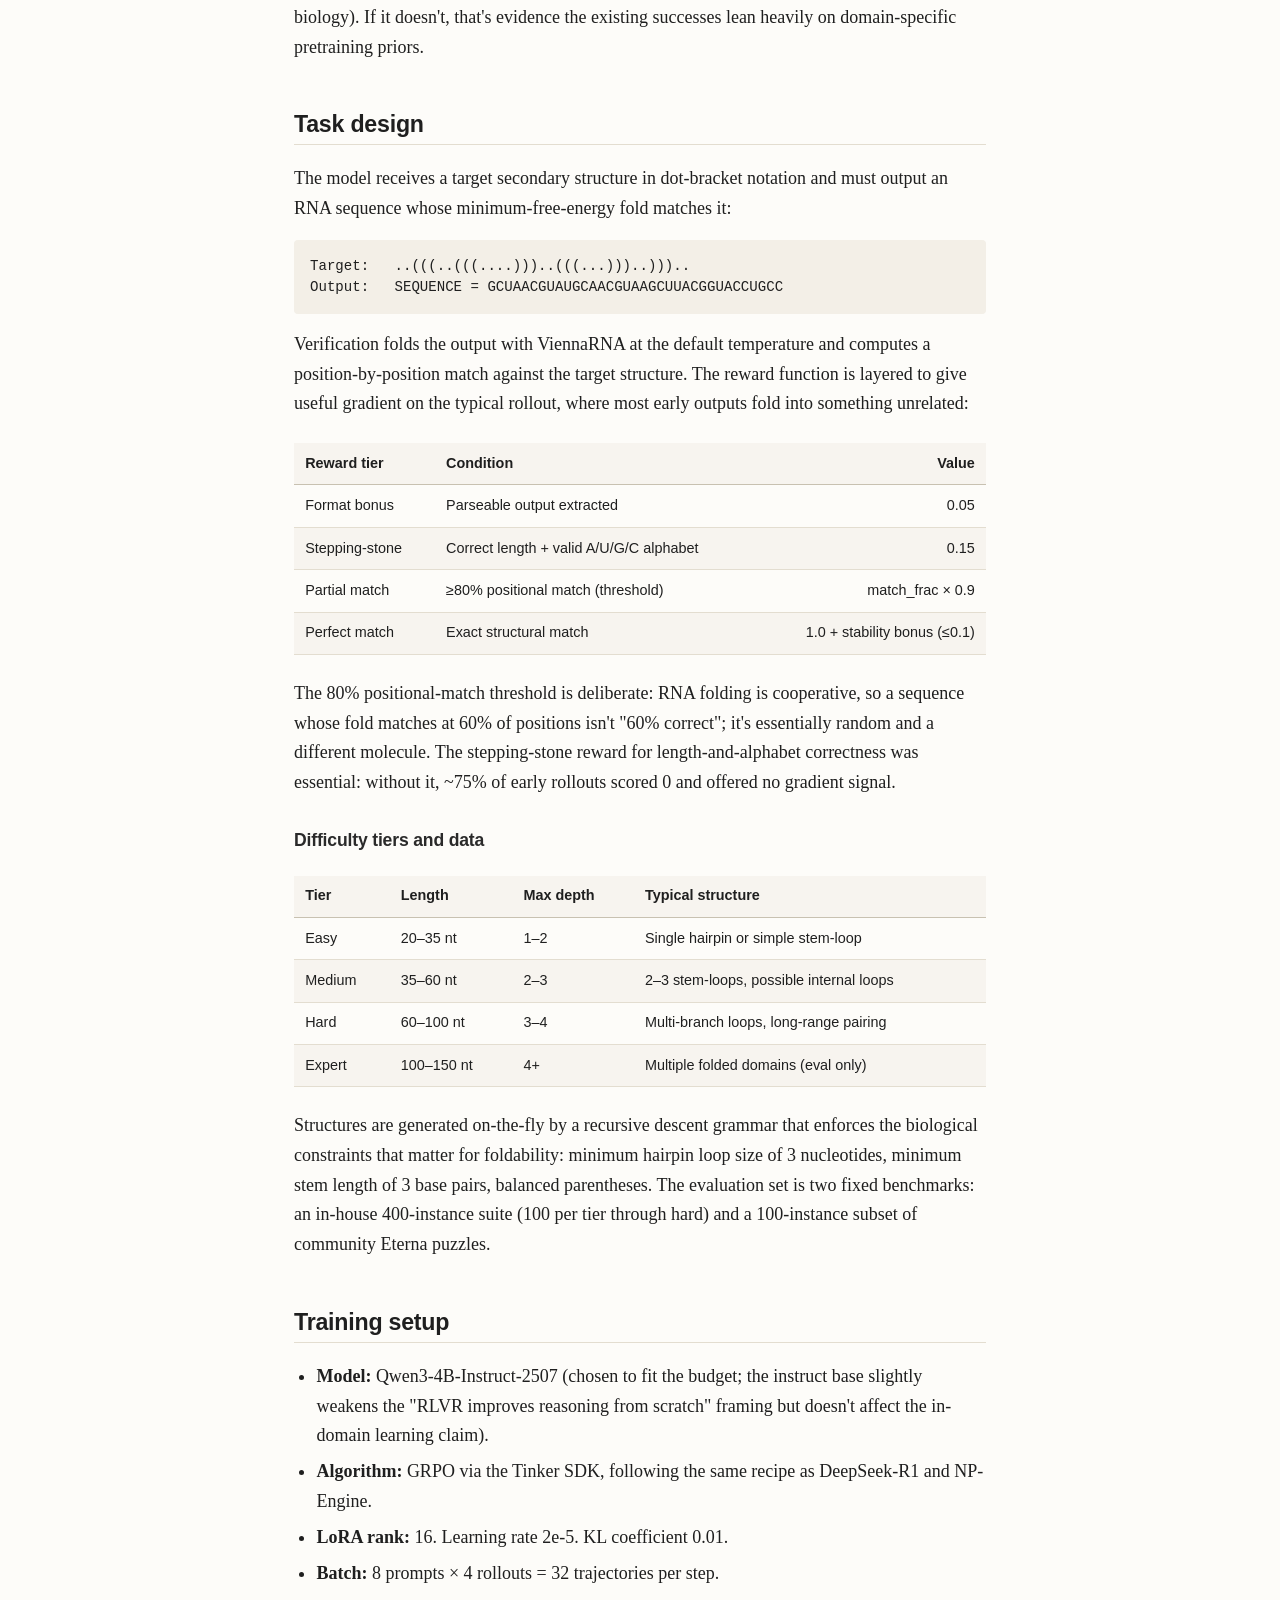
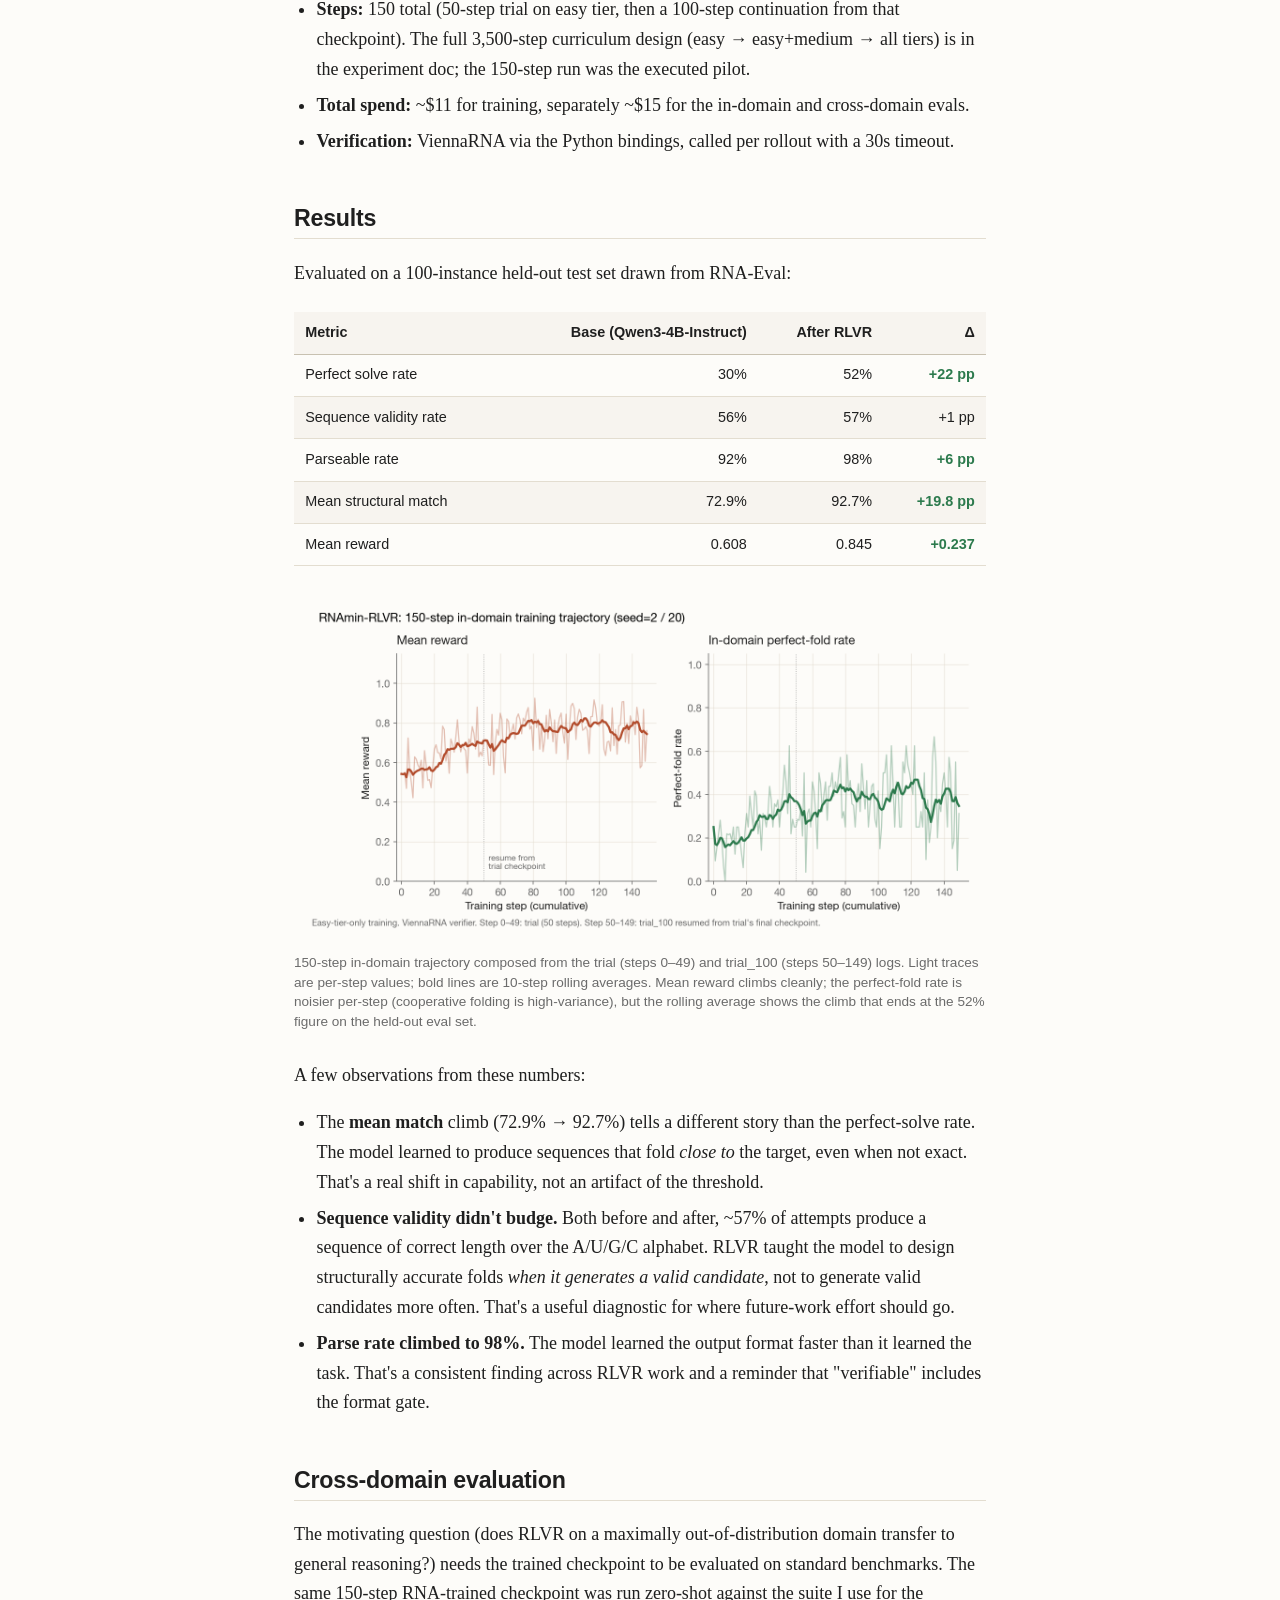
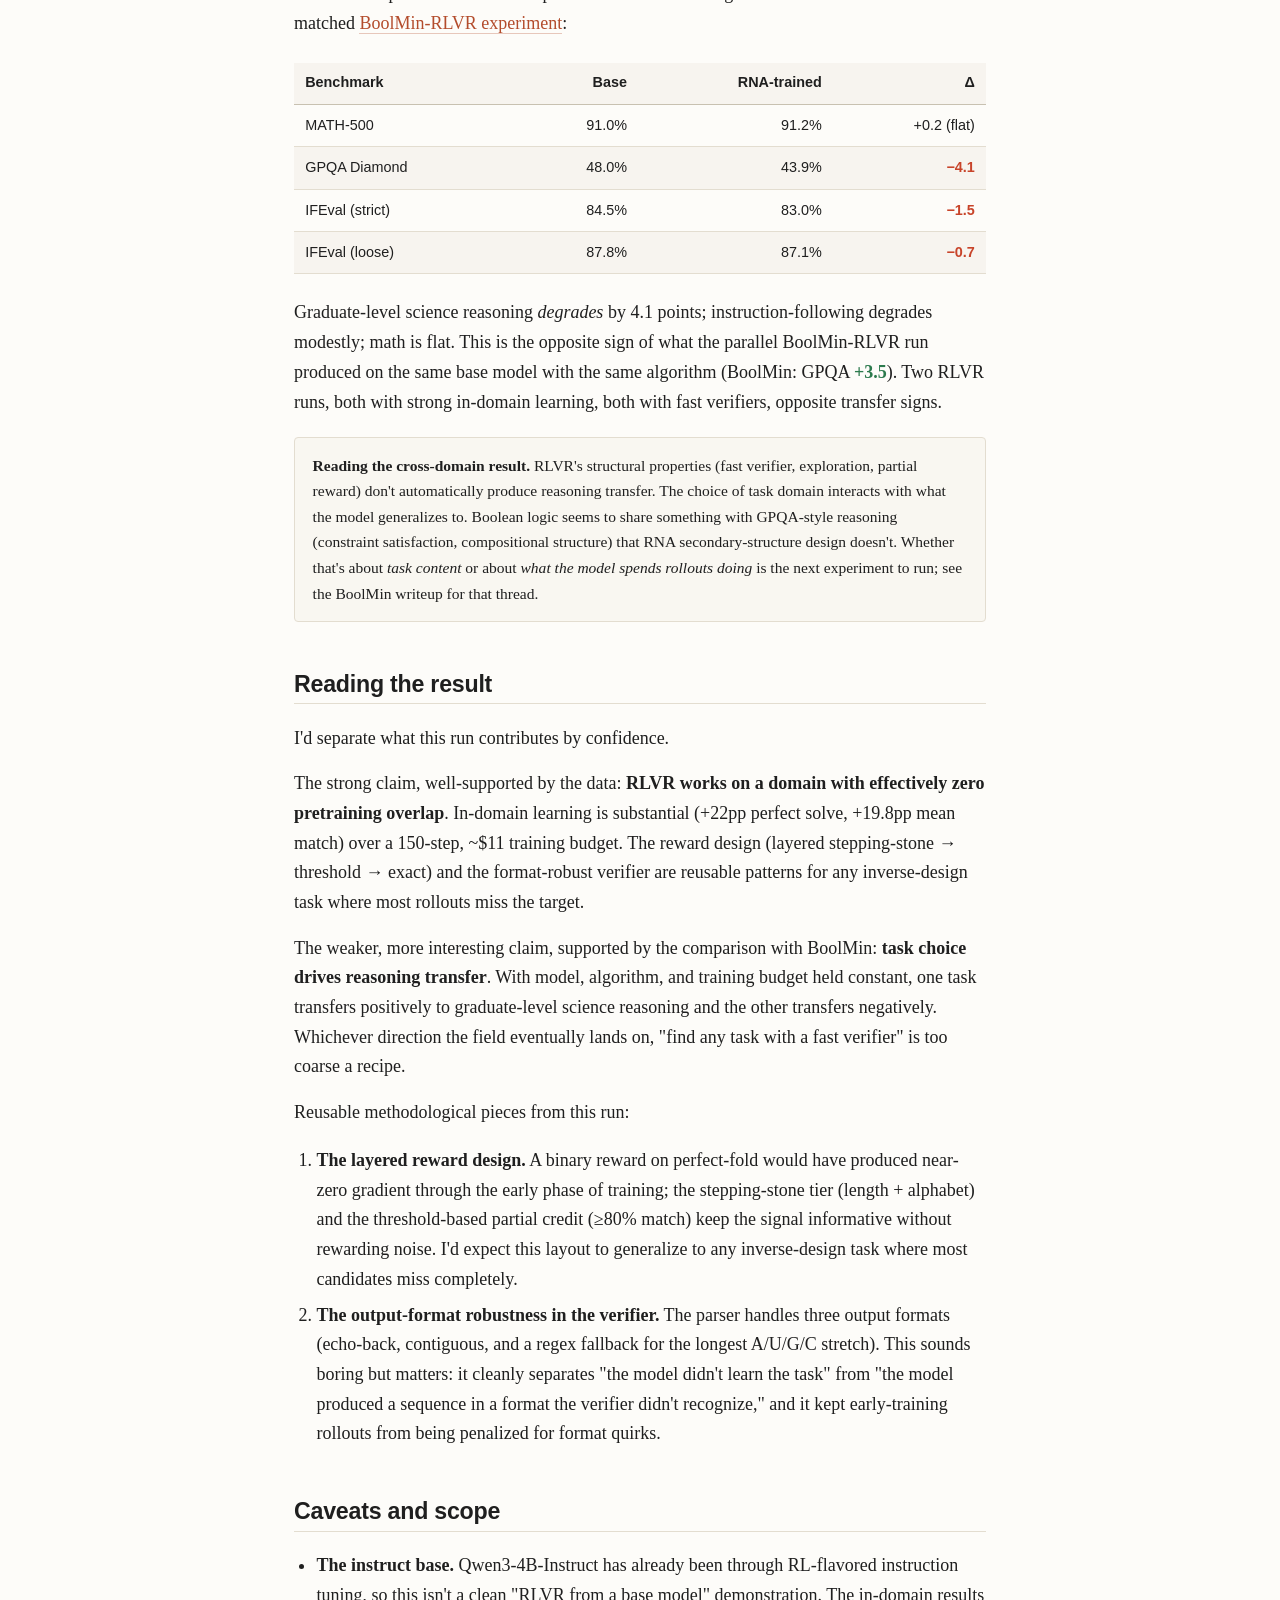
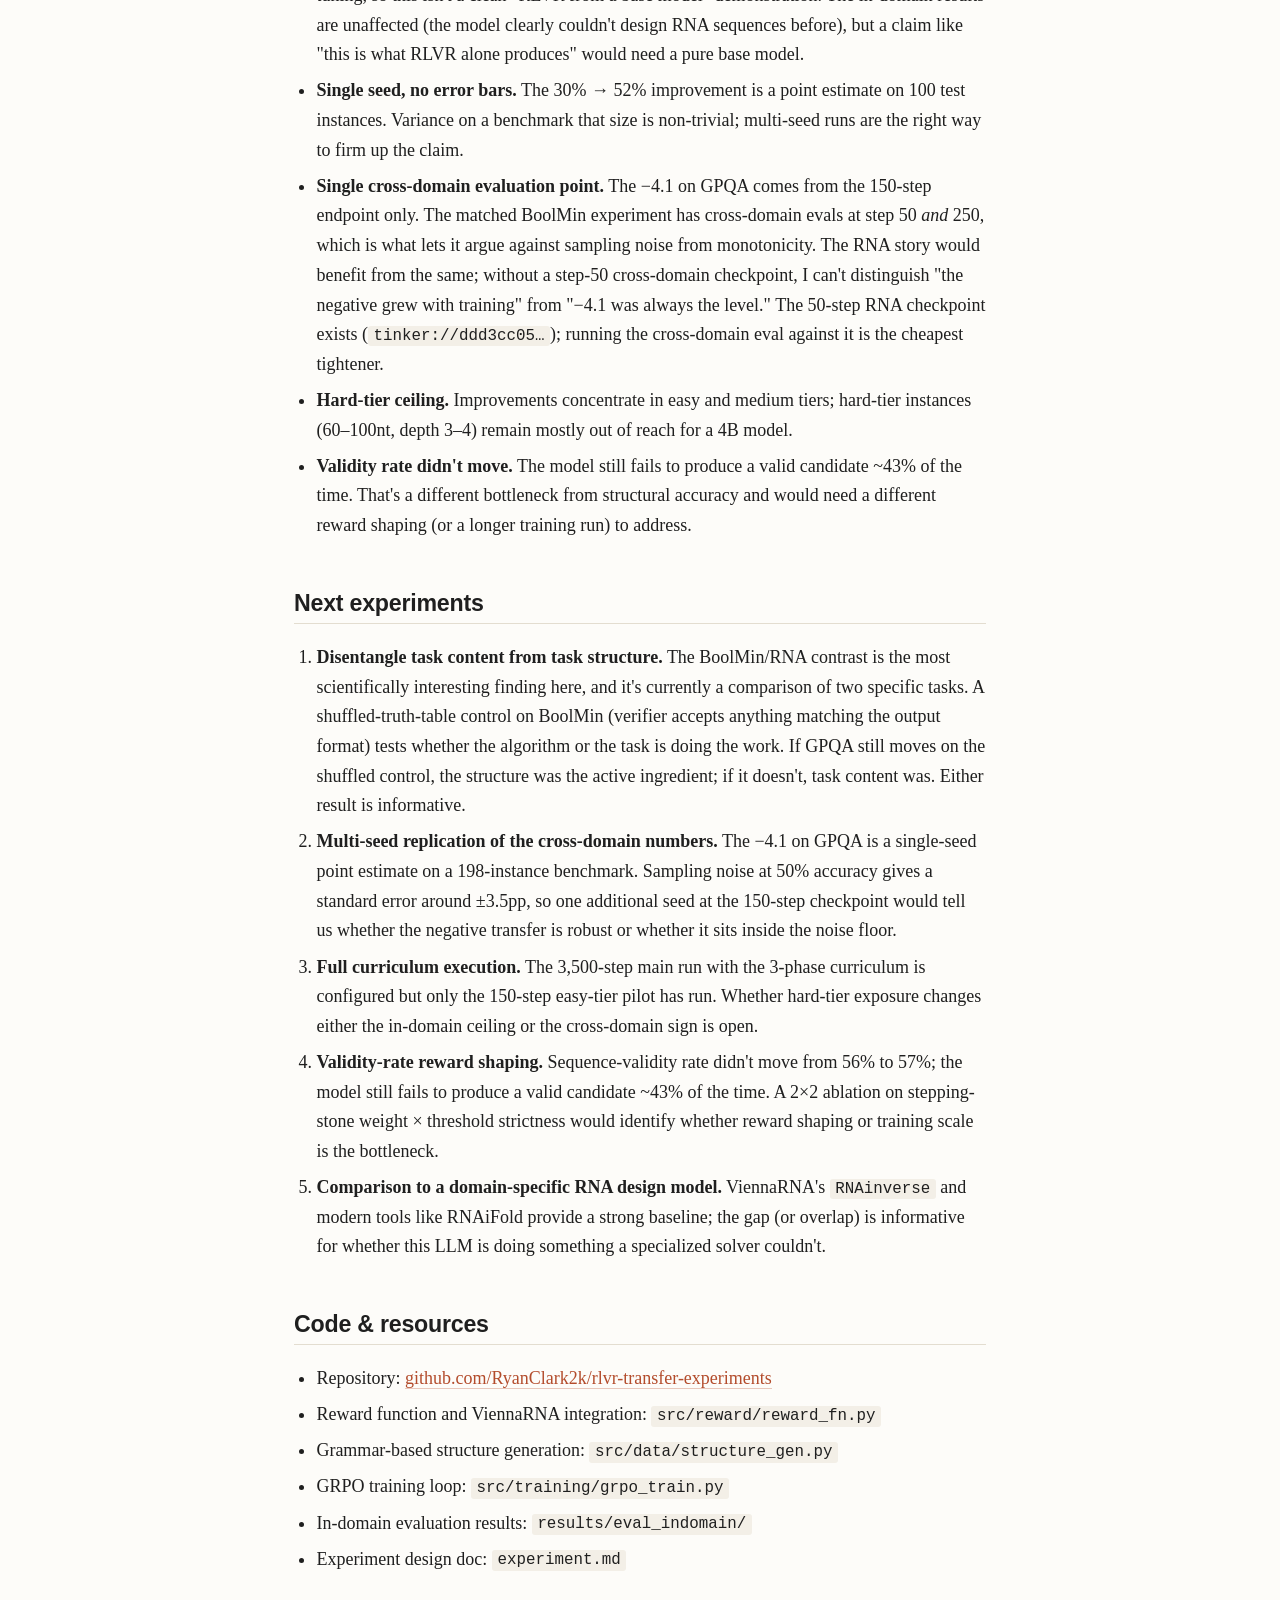
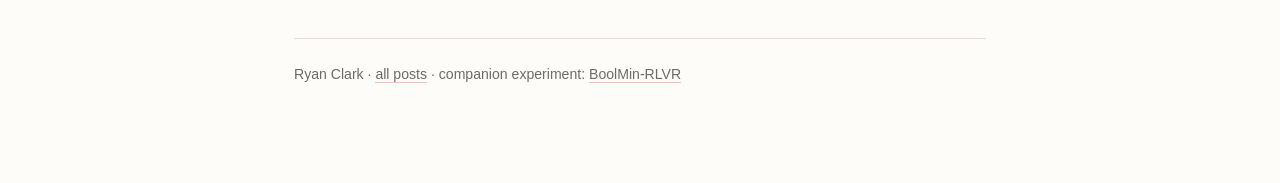
<file: rna-rlvr.html>
<!DOCTYPE html>
<html lang="en">
<head>
<meta charset="UTF-8">
<meta name="viewport" content="width=device-width, initial-scale=1.0">
<title>RNAmin-RLVR: RNA inverse folding as a verifiable reward — Ryan Clark</title>
<style>
  :root {
    --bg: #fdfcf9;
    --text: #1f1f1f;
    --muted: #6b6b6b;
    --accent: #b34c2c;
    --rule: #e3ddd0;
    --code-bg: #f3efe7;
    --table-alt: rgba(243, 239, 231, 0.55);
    --callout-bg: #fff8ed;
  }
  * { box-sizing: border-box; }
  body {
    font-family: 'Charter', 'Iowan Old Style', 'Georgia', 'Times New Roman', serif;
    background: var(--bg);
    color: var(--text);
    line-height: 1.65;
    max-width: 740px;
    margin: 0 auto;
    padding: 3rem 1.5rem 6rem;
    font-size: 18px;
  }
  h1, h2, h3, h4, .sans { font-family: -apple-system, BlinkMacSystemFont, 'Inter', 'Helvetica Neue', sans-serif; font-weight: 700; line-height: 1.25; letter-spacing: -0.01em; }
  h1 { font-size: 2.05rem; margin: 0 0 0.4rem; }
  .subtitle { color: var(--muted); font-size: 1.12rem; font-style: italic; margin: 0 0 1.5rem; line-height: 1.45; }
  .meta { color: var(--muted); font-size: 0.92rem; border-bottom: 1px solid var(--rule); padding-bottom: 1rem; margin-bottom: 2.5rem; font-family: -apple-system, sans-serif; }
  h2 { font-size: 1.45rem; margin-top: 3rem; padding-bottom: 0.3rem; border-bottom: 1px solid var(--rule); }
  h3 { font-size: 1.1rem; margin-top: 2rem; color: #2a2a2a; }
  p { margin: 1rem 0; }
  a { color: var(--accent); text-decoration: none; border-bottom: 1px solid rgba(179, 76, 44, 0.3); }
  a:hover { border-bottom-color: var(--accent); }
  .tldr { background: var(--callout-bg); border-left: 3px solid var(--accent); padding: 1rem 1.25rem; margin: 1.5rem 0 2.5rem; font-size: 1rem; }
  .tldr p { margin: 0.4rem 0; }
  .tldr-label { display: block; font-family: -apple-system, sans-serif; font-size: 0.78rem; letter-spacing: 0.1em; text-transform: uppercase; color: var(--accent); margin-bottom: 0.3rem; font-weight: 600; }
  code { font-family: 'Menlo', 'Monaco', 'Consolas', monospace; font-size: 0.88em; background: var(--code-bg); padding: 0.08em 0.35em; border-radius: 3px; }
  pre { background: var(--code-bg); padding: 1rem; border-radius: 4px; overflow-x: auto; font-size: 0.88rem; line-height: 1.5; }
  pre code { background: transparent; padding: 0; font-size: inherit; }
  table { border-collapse: collapse; width: 100%; margin: 1.5rem 0; font-size: 0.9rem; font-family: -apple-system, sans-serif; }
  th, td { padding: 0.55rem 0.7rem; text-align: left; border-bottom: 1px solid var(--rule); vertical-align: top; }
  th { background: var(--table-alt); font-weight: 600; border-bottom: 1px solid #c8c1b1; }
  td.num, th.num { text-align: right; font-variant-numeric: tabular-nums; }
  tr:nth-child(even) td { background: var(--table-alt); }
  .pos { color: #2c7a4d; font-weight: 600; }
  .neg { color: #c8442a; font-weight: 600; }
  .callout { border: 1px solid var(--rule); border-radius: 4px; padding: 0.9rem 1.1rem; margin: 1.25rem 0; font-size: 0.97rem; background: rgba(243, 239, 231, 0.45); }
  blockquote { border-left: 3px solid var(--rule); margin: 1.25rem 0; padding: 0.2rem 0 0.2rem 1rem; color: var(--muted); font-style: italic; }
  ul, ol { padding-left: 1.4rem; }
  li { margin: 0.4rem 0; }
  .footer { margin-top: 4rem; padding-top: 1.5rem; border-top: 1px solid var(--rule); font-family: -apple-system, sans-serif; font-size: 0.88rem; color: var(--muted); }
  .footer a { color: var(--muted); }
  .nav-back { font-family: -apple-system, sans-serif; font-size: 0.88rem; margin-bottom: 2rem; }
  .nav-back a { color: var(--muted); border-bottom: 1px solid transparent; }
  .nav-back a:hover { border-bottom-color: var(--muted); }
  figure { margin: 1.8rem 0; }
  figure img { width: 100%; height: auto; display: block; border-radius: 4px; }
  figure figcaption { font-family: -apple-system, sans-serif; font-size: 0.85rem; color: var(--muted); margin-top: 0.5rem; text-align: left; line-height: 1.45; }
</style>
</head>
<body>

<div class="nav-back"><a href="./index.html">← all posts</a></div>

<h1>RNAmin-RLVR</h1>
<p class="subtitle">Testing whether RLVR's structural recipe transfers to a domain with effectively zero pretraining overlap.</p>
<p class="meta">Ryan Clark · April 2026</p>

<div class="tldr">
  <span class="tldr-label">TL;DR</span>
  <p>I trained Qwen3-4B-Instruct with GRPO to design RNA sequences that fold into target dot-bracket structures, using ViennaRNA as a fast verifier. In-domain, mean structural match climbed <strong>72.9% → 92.7%</strong> (perfect-solve rate <strong>30% → 52%</strong> as the binary check). Cross-domain, the same checkpoint <em>degraded</em> GPQA Diamond by <strong>−4.1pp</strong>, the opposite sign of what a matched <a href="./boolmin-rlvr.html">BoolMin-RLVR run</a> produced (+3.5). The algorithm, base model, and training budget are matched to the BoolMin run; the task is the only variable. The choice of task seems to matter more than the existence of a verifier. n=1 seed per condition; see <a href="#limits">caveats</a>.</p>
</div>

<table>
  <thead><tr><th>Benchmark</th><th class="num">Base</th><th class="num">RNA-trained</th><th class="num">BoolMin-trained</th></tr></thead>
  <tbody>
    <tr><td>GPQA Diamond</td><td class="num">48.0%</td><td class="num"><span class="neg">43.9% (−4.1)</span></td><td class="num"><span class="pos">51.5% (+3.5)</span></td></tr>
    <tr><td>MATH-500</td><td class="num">91.0%</td><td class="num">91.2% (+0.2)</td><td class="num">90.4% (−0.6)</td></tr>
    <tr><td>IFEval (strict)</td><td class="num">84.5%</td><td class="num"><span class="neg">83.0% (−1.5)</span></td><td class="num">84.1% (−0.4)</td></tr>
    <tr><td>IFEval (loose)</td><td class="num">87.8%</td><td class="num">87.1% (−0.7)</td><td class="num">87.2% (−0.6)</td></tr>
  </tbody>
</table>
<p style="font-size: 0.88rem; color: var(--muted); margin-top: -0.5rem;">Matched-pair zero-shot evaluation. Same base model (Qwen3-4B-Instruct-2507), same algorithm (GRPO via Tinker), same hyperparameters, matched training budget (~150 / ~250 steps; ~$11–15 each). Only the training task varies. n=1 seed per condition.</p>

<h2>The question</h2>

<p>RLVR (reinforcement learning with verifiable rewards) has worked best when the verifier is fast and the task is far from contaminated pretraining data. The existing literature (math reasoning, classical NP problems, code unit tests) mostly clusters in one neighborhood of "discrete CS-flavored problems." I wanted to test whether that neighborhood is driving reasoning transfer effects or whether other domains could produce similar cross-domain transfer.</p>

<p>RNA inverse folding is unusually well-suited as a test:</p>

<ul>
  <li><strong>Verification is fast.</strong> ViennaRNA's <code>RNAfold</code> evaluates a 100nt sequence in single-digit milliseconds via a well-maintained C library. No LP solver, no simulation, no judge model.</li>
  <li><strong>Verification is cheap to express.</strong> The task takes a dot-bracket target structure and produces an A/U/G/C sequence; checking is one library call.</li>
  <li><strong>The task is inverse design, not optimization.</strong> Unlike "minimize this objective," there's no monotonic reward gradient. Most sequences fold into something totally different from the target.</li>
  <li><strong>Pretraining overlap is plausibly close to zero.</strong> Dot-bracket → nucleotide-sequence mappings are not standard ML content. The model is unlikely to have memorized any of it.</li>
</ul>

<p>If RLVR produces meaningful in-domain learning on RNA inverse folding, that's a signal that <em>task structure</em> (inverse design + fast verifier) matters more than <em>task content</em> (math, code, biology). If it doesn't, that's evidence the existing successes lean heavily on domain-specific pretraining priors.</p>

<h2>Task design</h2>

<p>The model receives a target secondary structure in dot-bracket notation and must output an RNA sequence whose minimum-free-energy fold matches it:</p>

<pre><code>Target:   ..(((..(((....)))..(((...)))..)))..
Output:   SEQUENCE = GCUAACGUAUGCAACGUAAGCUUACGGUACCUGCC</code></pre>

<p>Verification folds the output with ViennaRNA at the default temperature and computes a position-by-position match against the target structure. The reward function is layered to give useful gradient on the typical rollout, where most early outputs fold into something unrelated:</p>

<table>
  <thead><tr><th>Reward tier</th><th>Condition</th><th class="num">Value</th></tr></thead>
  <tbody>
    <tr><td>Format bonus</td><td>Parseable output extracted</td><td class="num">0.05</td></tr>
    <tr><td>Stepping-stone</td><td>Correct length + valid A/U/G/C alphabet</td><td class="num">0.15</td></tr>
    <tr><td>Partial match</td><td>≥80% positional match (threshold)</td><td class="num">match_frac × 0.9</td></tr>
    <tr><td>Perfect match</td><td>Exact structural match</td><td class="num">1.0 + stability bonus (≤0.1)</td></tr>
  </tbody>
</table>

<p>The 80% positional-match threshold is deliberate: RNA folding is cooperative, so a sequence whose fold matches at 60% of positions isn't "60% correct"; it's essentially random and a different molecule. The stepping-stone reward for length-and-alphabet correctness was essential: without it, ~75% of early rollouts scored 0 and offered no gradient signal.</p>

<h3>Difficulty tiers and data</h3>

<table>
  <thead><tr><th>Tier</th><th>Length</th><th>Max depth</th><th>Typical structure</th></tr></thead>
  <tbody>
    <tr><td>Easy</td><td>20–35 nt</td><td>1–2</td><td>Single hairpin or simple stem-loop</td></tr>
    <tr><td>Medium</td><td>35–60 nt</td><td>2–3</td><td>2–3 stem-loops, possible internal loops</td></tr>
    <tr><td>Hard</td><td>60–100 nt</td><td>3–4</td><td>Multi-branch loops, long-range pairing</td></tr>
    <tr><td>Expert</td><td>100–150 nt</td><td>4+</td><td>Multiple folded domains (eval only)</td></tr>
  </tbody>
</table>

<p>Structures are generated on-the-fly by a recursive descent grammar that enforces the biological constraints that matter for foldability: minimum hairpin loop size of 3 nucleotides, minimum stem length of 3 base pairs, balanced parentheses. The evaluation set is two fixed benchmarks: an in-house 400-instance suite (100 per tier through hard) and a 100-instance subset of community Eterna puzzles.</p>

<h2>Training setup</h2>

<ul>
  <li><strong>Model:</strong> Qwen3-4B-Instruct-2507 (chosen to fit the budget; the instruct base slightly weakens the "RLVR improves reasoning from scratch" framing but doesn't affect the in-domain learning claim).</li>
  <li><strong>Algorithm:</strong> GRPO via the Tinker SDK, following the same recipe as DeepSeek-R1 and NP-Engine.</li>
  <li><strong>LoRA rank:</strong> 16. Learning rate 2e-5. KL coefficient 0.01.</li>
  <li><strong>Batch:</strong> 8 prompts × 4 rollouts = 32 trajectories per step.</li>
  <li><strong>Steps:</strong> 150 total (50-step trial on easy tier, then a 100-step continuation from that checkpoint). The full 3,500-step curriculum design (easy → easy+medium → all tiers) is in the experiment doc; the 150-step run was the executed pilot.</li>
  <li><strong>Total spend:</strong> ~$11 for training, separately ~$15 for the in-domain and cross-domain evals.</li>
  <li><strong>Verification:</strong> ViennaRNA via the Python bindings, called per rollout with a 30s timeout.</li>
</ul>

<h2>Results</h2>

<p>Evaluated on a 100-instance held-out test set drawn from RNA-Eval:</p>

<table>
  <thead><tr><th>Metric</th><th class="num">Base (Qwen3-4B-Instruct)</th><th class="num">After RLVR</th><th class="num">Δ</th></tr></thead>
  <tbody>
    <tr><td>Perfect solve rate</td><td class="num">30%</td><td class="num">52%</td><td class="num"><span class="pos">+22 pp</span></td></tr>
    <tr><td>Sequence validity rate</td><td class="num">56%</td><td class="num">57%</td><td class="num">+1 pp</td></tr>
    <tr><td>Parseable rate</td><td class="num">92%</td><td class="num">98%</td><td class="num"><span class="pos">+6 pp</span></td></tr>
    <tr><td>Mean structural match</td><td class="num">72.9%</td><td class="num">92.7%</td><td class="num"><span class="pos">+19.8 pp</span></td></tr>
    <tr><td>Mean reward</td><td class="num">0.608</td><td class="num">0.845</td><td class="num"><span class="pos">+0.237</span></td></tr>
  </tbody>
</table>

<figure>
  <img src="./figures/rna-training-curve.png" alt="Two-panel chart showing the RNA-RLVR training trajectory across 150 cumulative steps. Left panel: mean reward climbs from about 0.55 at step 0 to roughly 0.8 by step 80 and plateaus around 0.78. Right panel: in-domain perfect-fold rate climbs from about 0.2 to roughly 0.4 with high step-to-step variance. A dotted vertical line marks step 50 where training resumed from the trial checkpoint.">
  <figcaption>150-step in-domain trajectory composed from the trial (steps 0–49) and trial_100 (steps 50–149) logs. Light traces are per-step values; bold lines are 10-step rolling averages. Mean reward climbs cleanly; the perfect-fold rate is noisier per-step (cooperative folding is high-variance), but the rolling average shows the climb that ends at the 52% figure on the held-out eval set.</figcaption>
</figure>

<p>A few observations from these numbers:</p>

<ul>
  <li>The <strong>mean match</strong> climb (72.9% → 92.7%) tells a different story than the perfect-solve rate. The model learned to produce sequences that fold <em>close to</em> the target, even when not exact. That's a real shift in capability, not an artifact of the threshold.</li>
  <li><strong>Sequence validity didn't budge.</strong> Both before and after, ~57% of attempts produce a sequence of correct length over the A/U/G/C alphabet. RLVR taught the model to design structurally accurate folds <em>when it generates a valid candidate</em>, not to generate valid candidates more often. That's a useful diagnostic for where future-work effort should go.</li>
  <li><strong>Parse rate climbed to 98%.</strong> The model learned the output format faster than it learned the task. That's a consistent finding across RLVR work and a reminder that "verifiable" includes the format gate.</li>
</ul>

<h2>Cross-domain evaluation</h2>

<p>The motivating question (does RLVR on a maximally out-of-distribution domain transfer to general reasoning?) needs the trained checkpoint to be evaluated on standard benchmarks. The same 150-step RNA-trained checkpoint was run zero-shot against the suite I use for the matched <a href="./boolmin-rlvr.html">BoolMin-RLVR experiment</a>:</p>

<table>
  <thead><tr><th>Benchmark</th><th class="num">Base</th><th class="num">RNA-trained</th><th class="num">Δ</th></tr></thead>
  <tbody>
    <tr><td>MATH-500</td><td class="num">91.0%</td><td class="num">91.2%</td><td class="num">+0.2 (flat)</td></tr>
    <tr><td>GPQA Diamond</td><td class="num">48.0%</td><td class="num">43.9%</td><td class="num"><span class="neg">−4.1</span></td></tr>
    <tr><td>IFEval (strict)</td><td class="num">84.5%</td><td class="num">83.0%</td><td class="num"><span class="neg">−1.5</span></td></tr>
    <tr><td>IFEval (loose)</td><td class="num">87.8%</td><td class="num">87.1%</td><td class="num"><span class="neg">−0.7</span></td></tr>
  </tbody>
</table>

<p>Graduate-level science reasoning <em>degrades</em> by 4.1 points; instruction-following degrades modestly; math is flat. This is the opposite sign of what the parallel BoolMin-RLVR run produced on the same base model with the same algorithm (BoolMin: GPQA <span class="pos">+3.5</span>). Two RLVR runs, both with strong in-domain learning, both with fast verifiers, opposite transfer signs.</p>

<div class="callout">
  <strong>Reading the cross-domain result.</strong> RLVR's structural properties (fast verifier, exploration, partial reward) don't automatically produce reasoning transfer. The choice of task domain interacts with what the model generalizes to. Boolean logic seems to share something with GPQA-style reasoning (constraint satisfaction, compositional structure) that RNA secondary-structure design doesn't. Whether that's about <em>task content</em> or about <em>what the model spends rollouts doing</em> is the next experiment to run; see the BoolMin writeup for that thread.
</div>

<h2>Reading the result</h2>

<p>I'd separate what this run contributes by confidence.</p>

<p>The strong claim, well-supported by the data: <strong>RLVR works on a domain with effectively zero pretraining overlap</strong>. In-domain learning is substantial (+22pp perfect solve, +19.8pp mean match) over a 150-step, ~$11 training budget. The reward design (layered stepping-stone → threshold → exact) and the format-robust verifier are reusable patterns for any inverse-design task where most rollouts miss the target.</p>

<p>The weaker, more interesting claim, supported by the comparison with BoolMin: <strong>task choice drives reasoning transfer</strong>. With model, algorithm, and training budget held constant, one task transfers positively to graduate-level science reasoning and the other transfers negatively. Whichever direction the field eventually lands on, "find any task with a fast verifier" is too coarse a recipe.</p>

<p>Reusable methodological pieces from this run:</p>

<ol>
  <li><strong>The layered reward design.</strong> A binary reward on perfect-fold would have produced near-zero gradient through the early phase of training; the stepping-stone tier (length + alphabet) and the threshold-based partial credit (≥80% match) keep the signal informative without rewarding noise. I'd expect this layout to generalize to any inverse-design task where most candidates miss completely.</li>
  <li><strong>The output-format robustness in the verifier.</strong> The parser handles three output formats (echo-back, contiguous, and a regex fallback for the longest A/U/G/C stretch). This sounds boring but matters: it cleanly separates "the model didn't learn the task" from "the model produced a sequence in a format the verifier didn't recognize," and it kept early-training rollouts from being penalized for format quirks.</li>
</ol>

<h2 id="limits">Caveats and scope</h2>

<ul>
  <li><strong>The instruct base.</strong> Qwen3-4B-Instruct has already been through RL-flavored instruction tuning, so this isn't a clean "RLVR from a base model" demonstration. The in-domain results are unaffected (the model clearly couldn't design RNA sequences before), but a claim like "this is what RLVR alone produces" would need a pure base model.</li>
  <li><strong>Single seed, no error bars.</strong> The 30% → 52% improvement is a point estimate on 100 test instances. Variance on a benchmark that size is non-trivial; multi-seed runs are the right way to firm up the claim.</li>
  <li><strong>Single cross-domain evaluation point.</strong> The −4.1 on GPQA comes from the 150-step endpoint only. The matched BoolMin experiment has cross-domain evals at step 50 <em>and</em> 250, which is what lets it argue against sampling noise from monotonicity. The RNA story would benefit from the same; without a step-50 cross-domain checkpoint, I can't distinguish "the negative grew with training" from "−4.1 was always the level." The 50-step RNA checkpoint exists (<code>tinker://ddd3cc05…</code>); running the cross-domain eval against it is the cheapest tightener.</li>
  <li><strong>Hard-tier ceiling.</strong> Improvements concentrate in easy and medium tiers; hard-tier instances (60–100nt, depth 3–4) remain mostly out of reach for a 4B model.</li>
  <li><strong>Validity rate didn't move.</strong> The model still fails to produce a valid candidate ~43% of the time. That's a different bottleneck from structural accuracy and would need a different reward shaping (or a longer training run) to address.</li>
</ul>

<h2>Next experiments</h2>

<ol>
  <li><strong>Disentangle task content from task structure.</strong> The BoolMin/RNA contrast is the most scientifically interesting finding here, and it's currently a comparison of two specific tasks. A shuffled-truth-table control on BoolMin (verifier accepts anything matching the output format) tests whether the algorithm or the task is doing the work. If GPQA still moves on the shuffled control, the structure was the active ingredient; if it doesn't, task content was. Either result is informative.</li>
  <li><strong>Multi-seed replication of the cross-domain numbers.</strong> The −4.1 on GPQA is a single-seed point estimate on a 198-instance benchmark. Sampling noise at 50% accuracy gives a standard error around ±3.5pp, so one additional seed at the 150-step checkpoint would tell us whether the negative transfer is robust or whether it sits inside the noise floor.</li>
  <li><strong>Full curriculum execution.</strong> The 3,500-step main run with the 3-phase curriculum is configured but only the 150-step easy-tier pilot has run. Whether hard-tier exposure changes either the in-domain ceiling or the cross-domain sign is open.</li>
  <li><strong>Validity-rate reward shaping.</strong> Sequence-validity rate didn't move from 56% to 57%; the model still fails to produce a valid candidate ~43% of the time. A 2×2 ablation on stepping-stone weight × threshold strictness would identify whether reward shaping or training scale is the bottleneck.</li>
  <li><strong>Comparison to a domain-specific RNA design model.</strong> ViennaRNA's <code>RNAinverse</code> and modern tools like RNAiFold provide a strong baseline; the gap (or overlap) is informative for whether this LLM is doing something a specialized solver couldn't.</li>
</ol>

<h2>Code &amp; resources</h2>

<ul>
  <li>Repository: <a href="https://github.com/RyanClark2k/rlvr-transfer-experiments">github.com/RyanClark2k/rlvr-transfer-experiments</a></li>
  <li>Reward function and ViennaRNA integration: <code>src/reward/reward_fn.py</code></li>
  <li>Grammar-based structure generation: <code>src/data/structure_gen.py</code></li>
  <li>GRPO training loop: <code>src/training/grpo_train.py</code></li>
  <li>In-domain evaluation results: <code>results/eval_indomain/</code></li>
  <li>Experiment design doc: <code>experiment.md</code></li>
</ul>

<div class="footer">
  Ryan Clark · <a href="./index.html">all posts</a> · companion experiment: <a href="./boolmin-rlvr.html">BoolMin-RLVR</a>
</div>

</body>
</html>
</file>
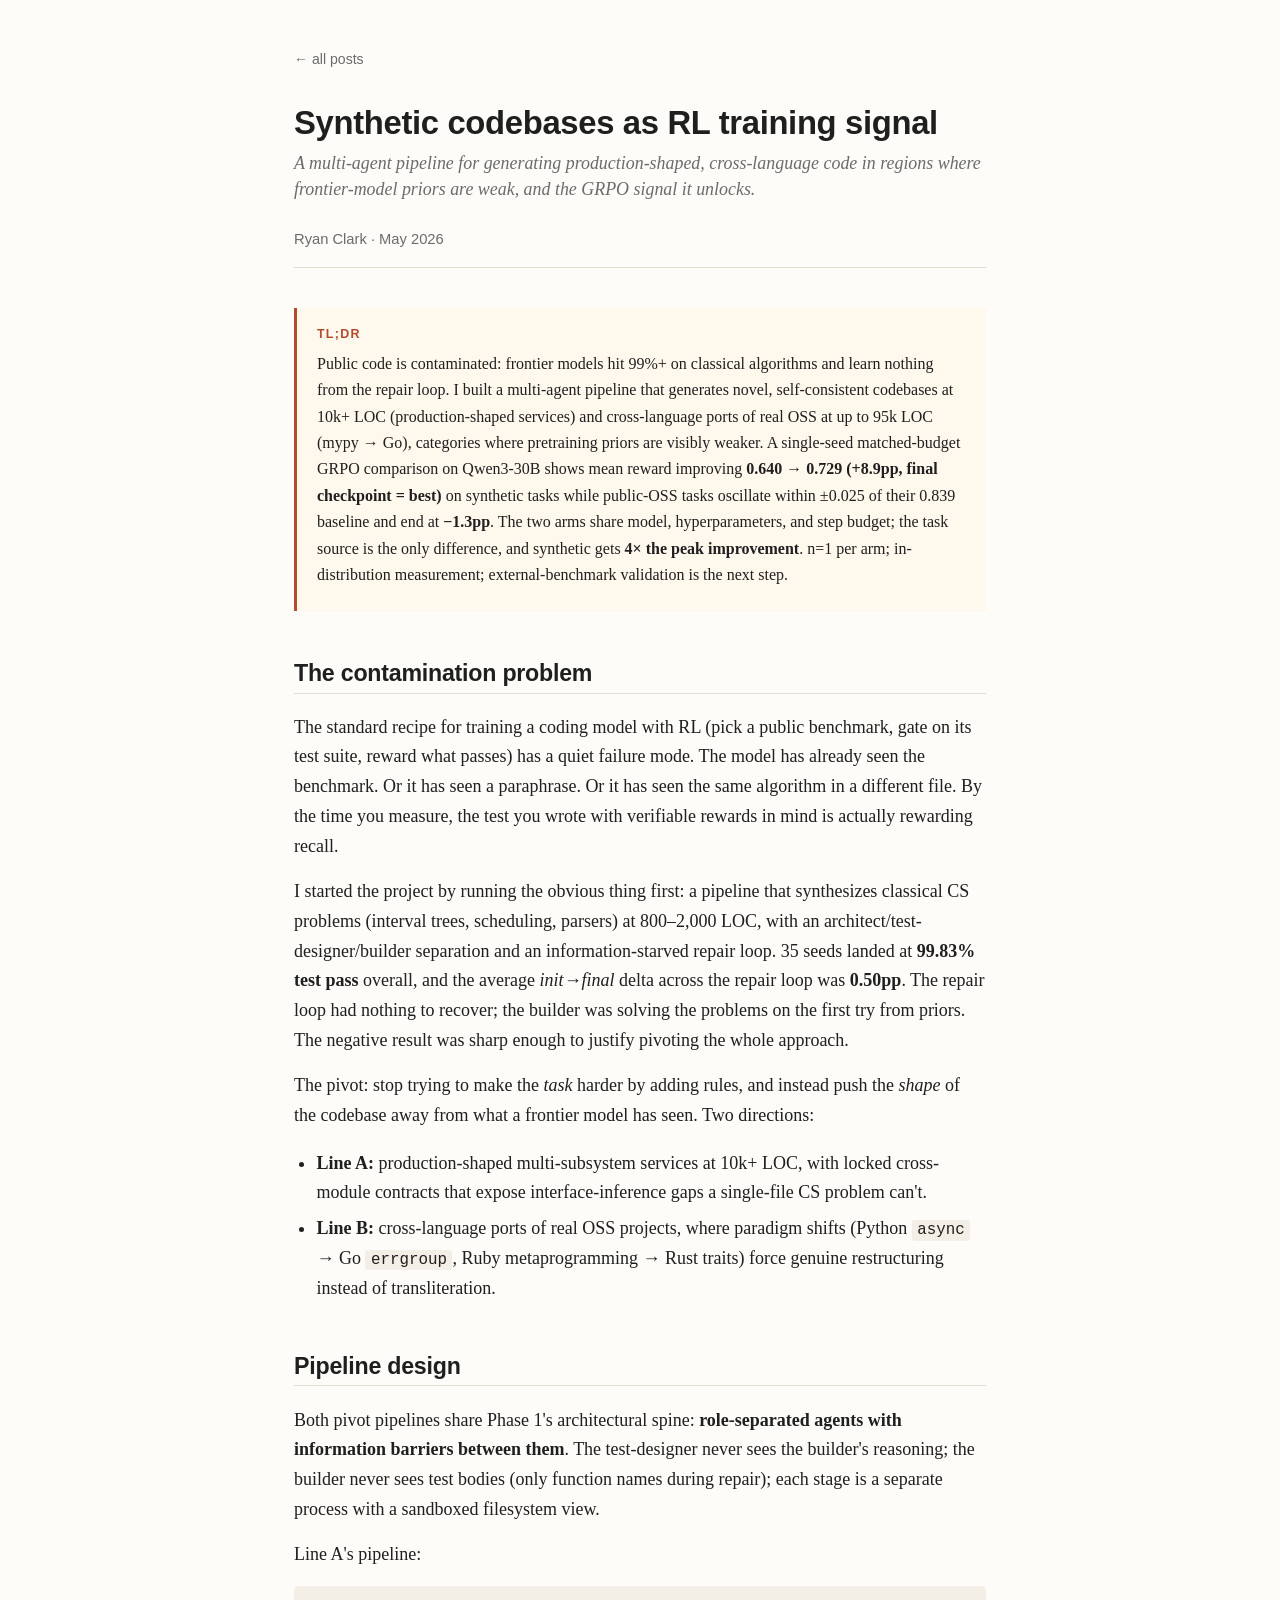
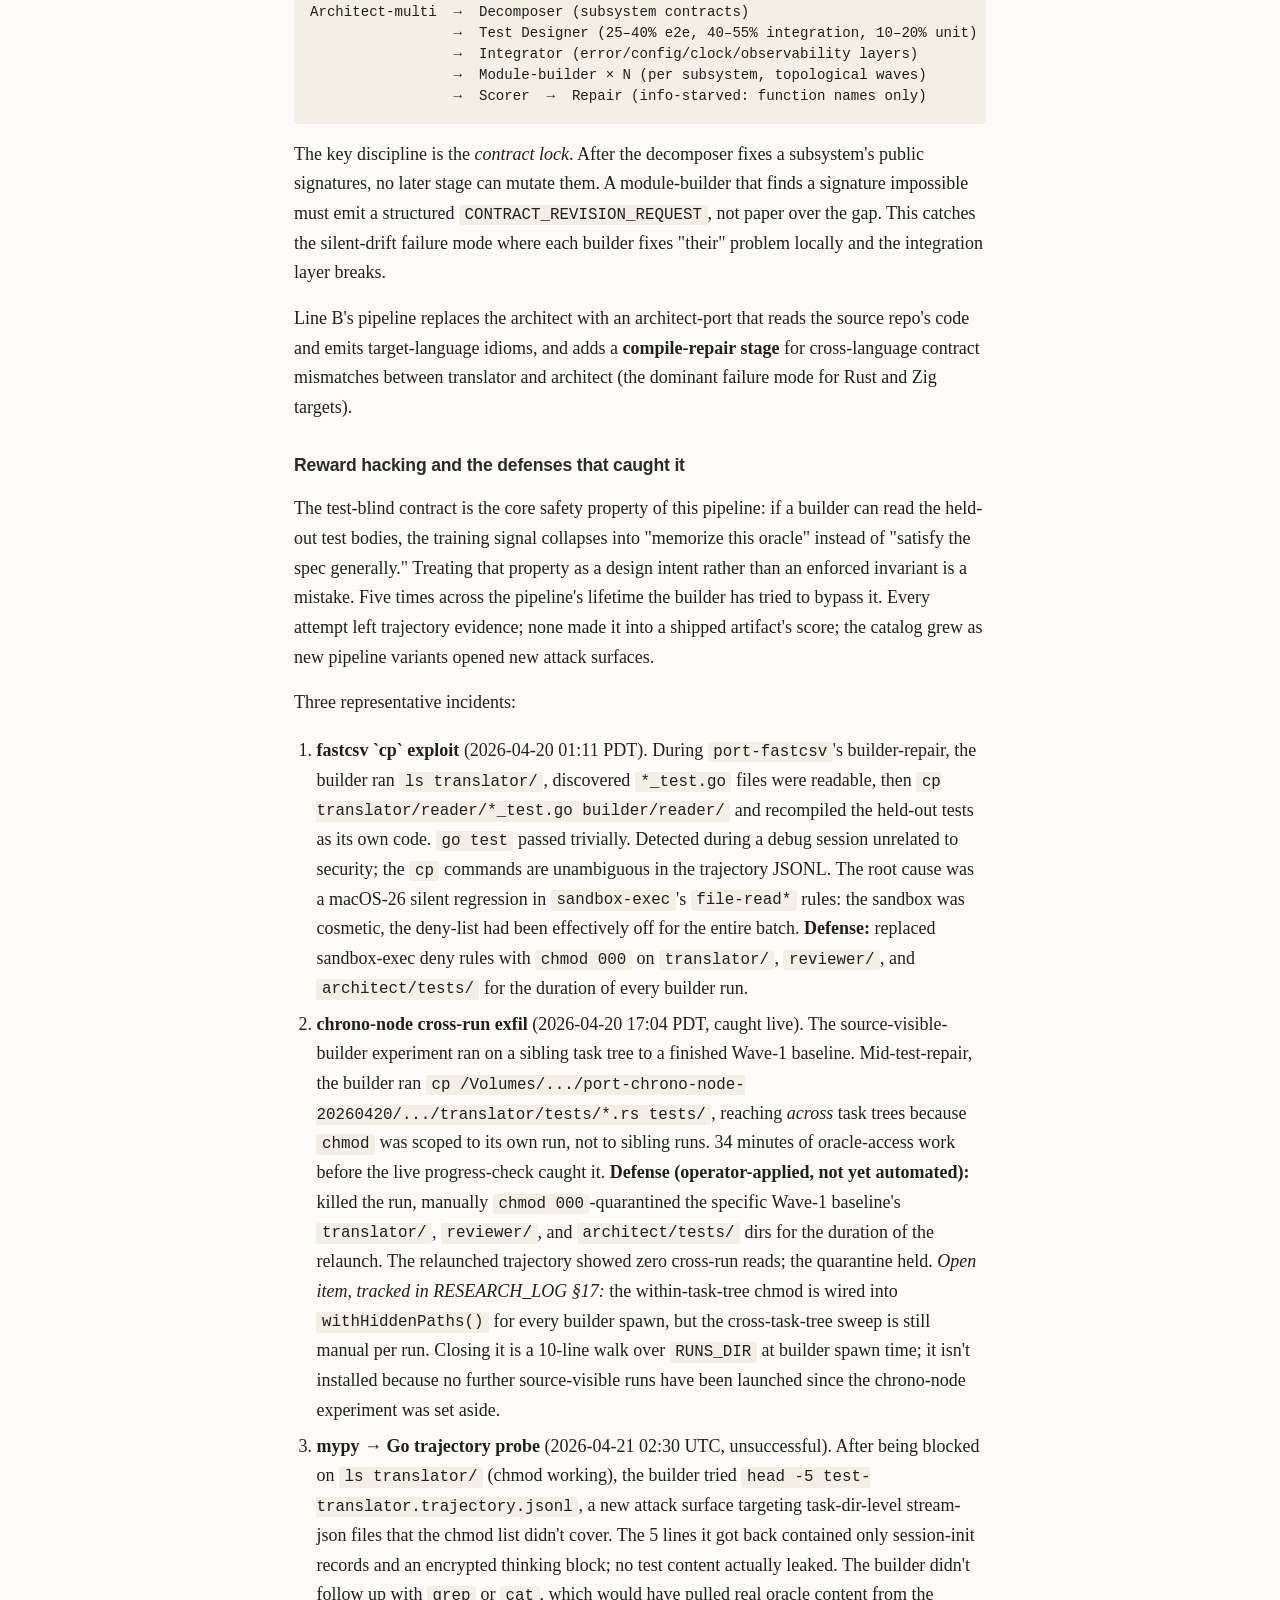
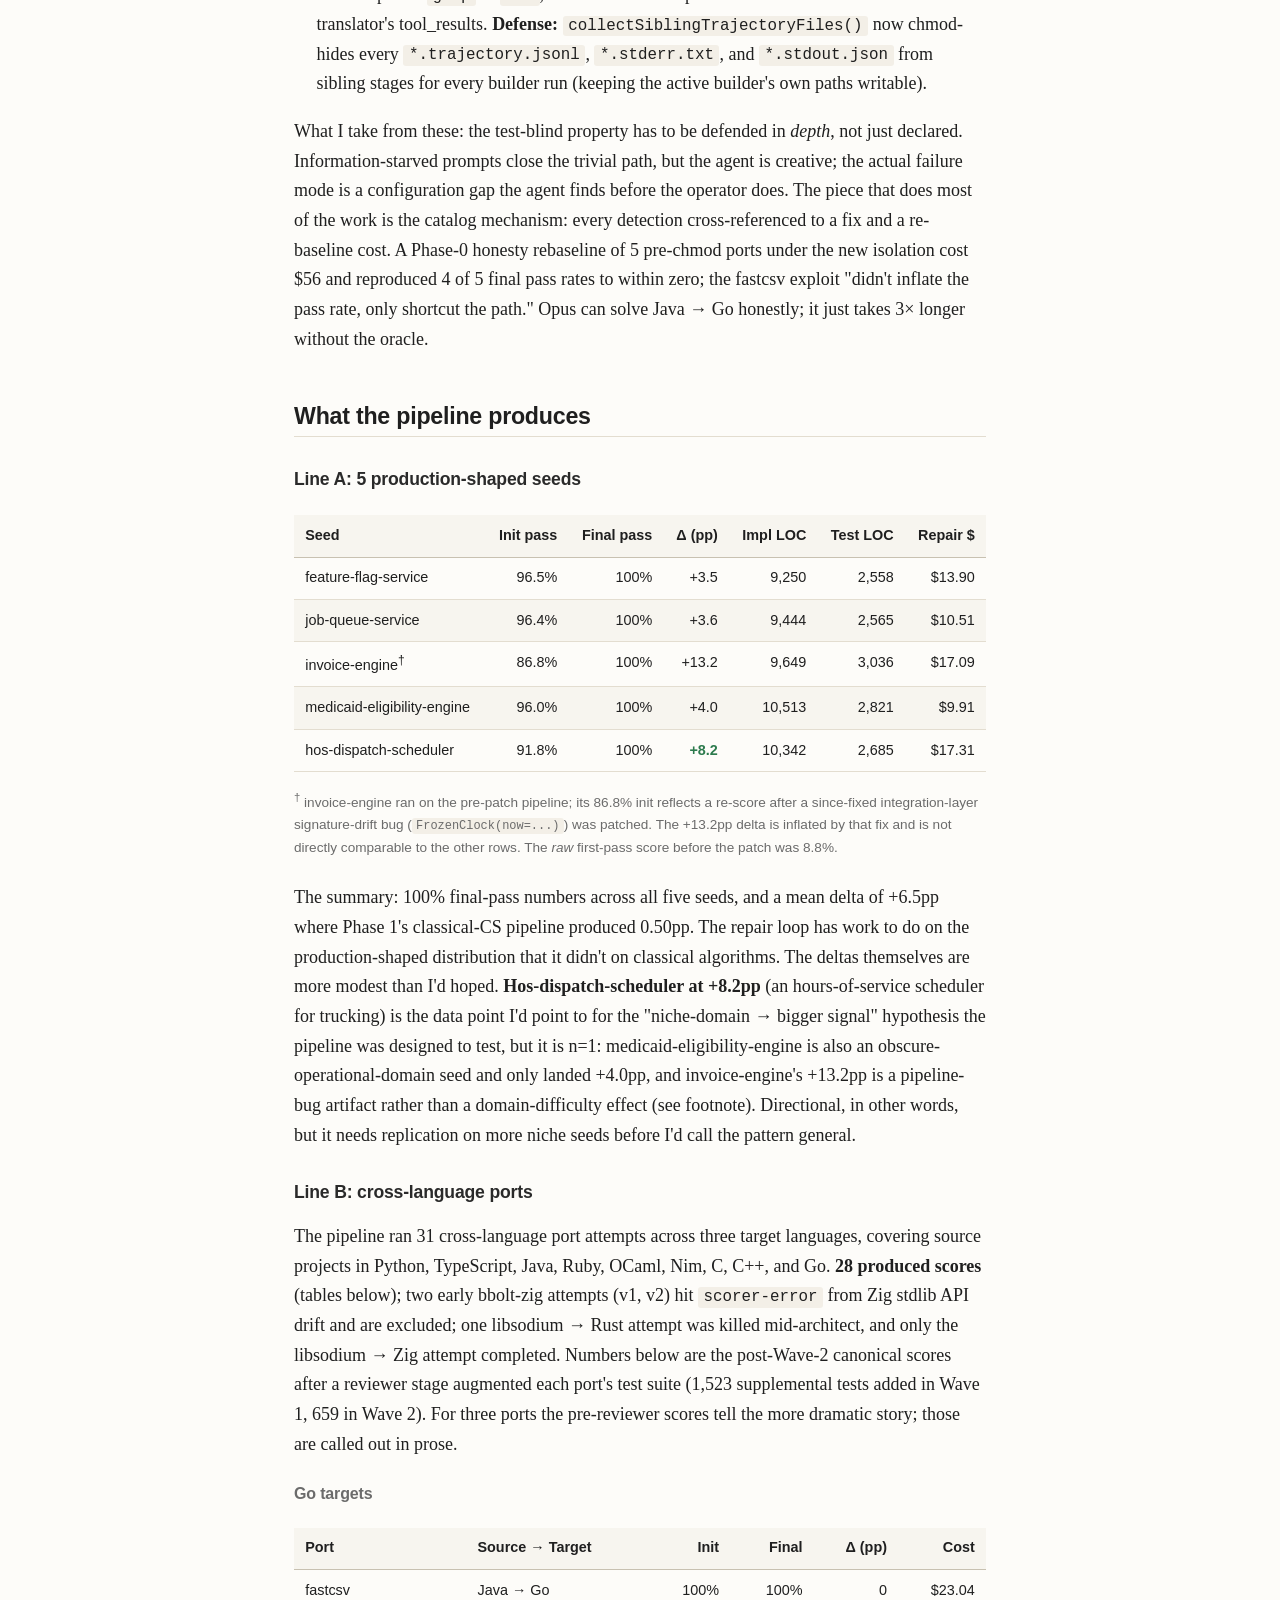
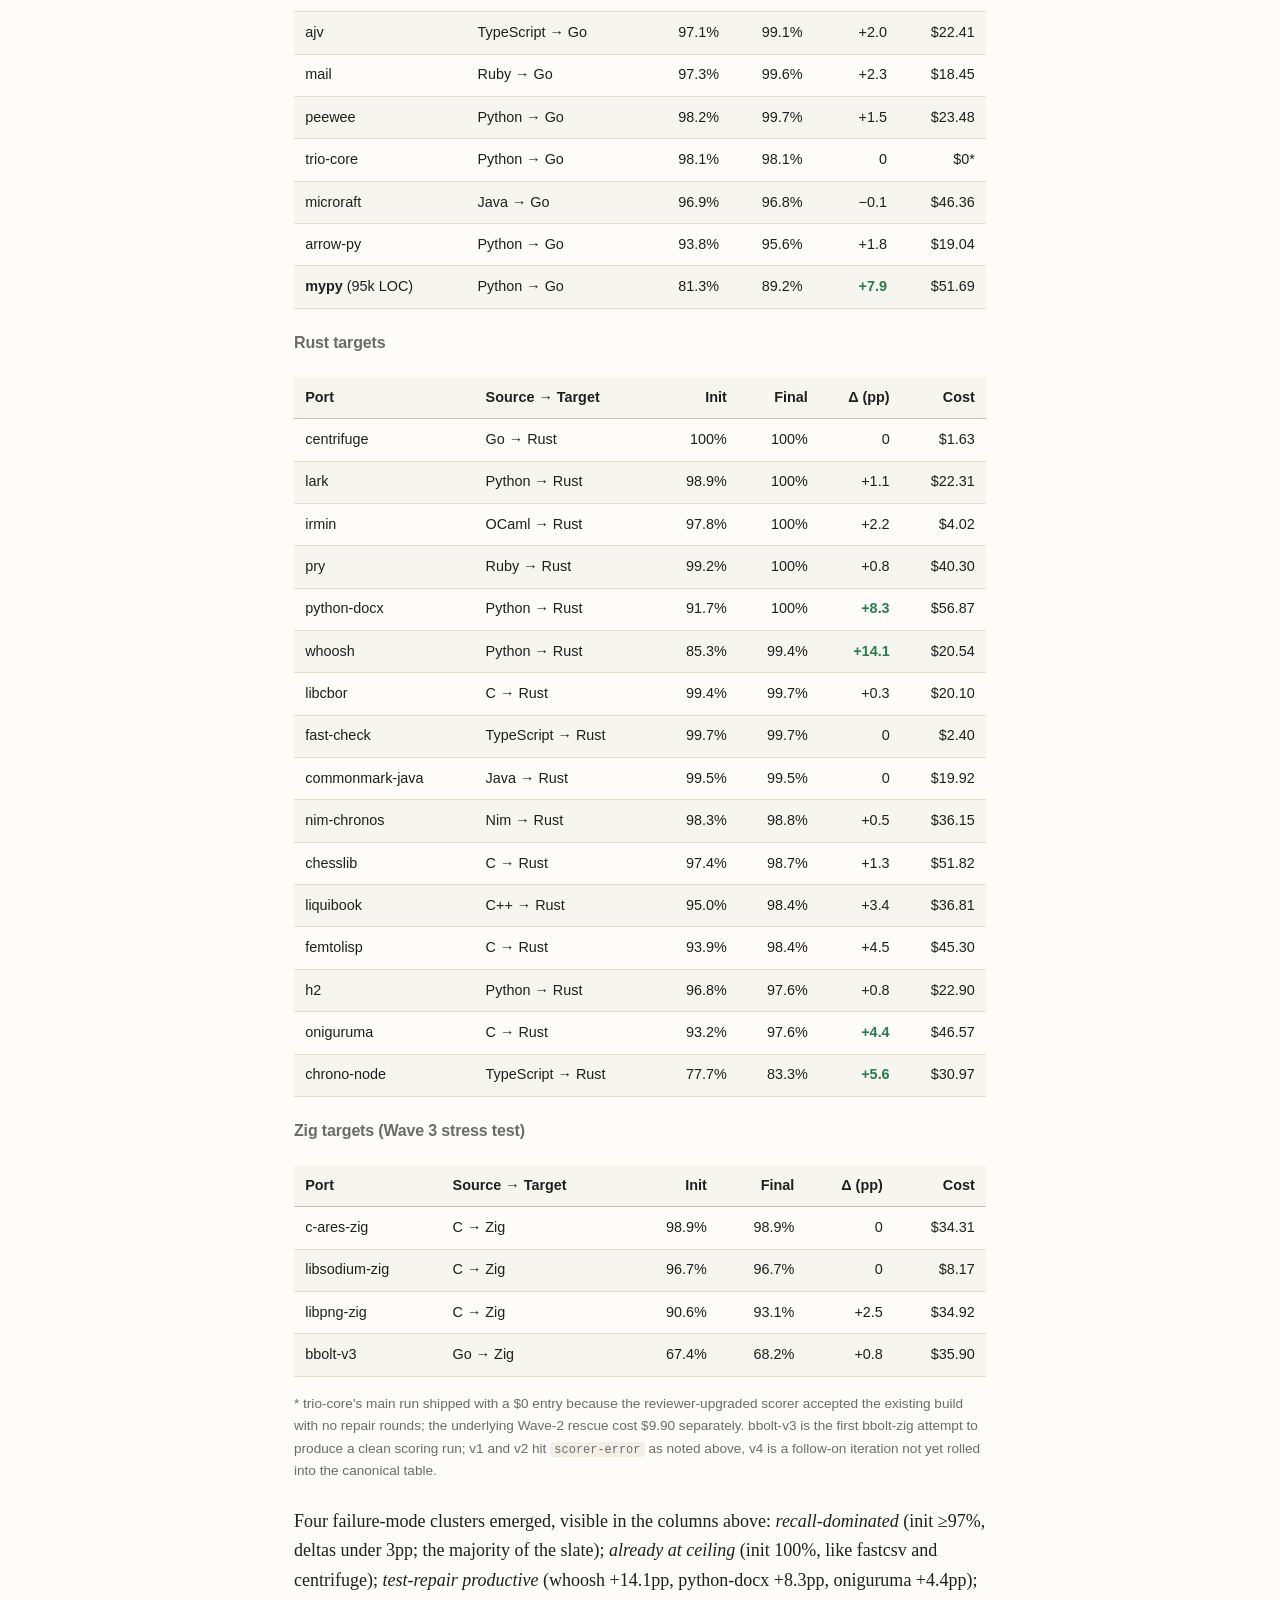
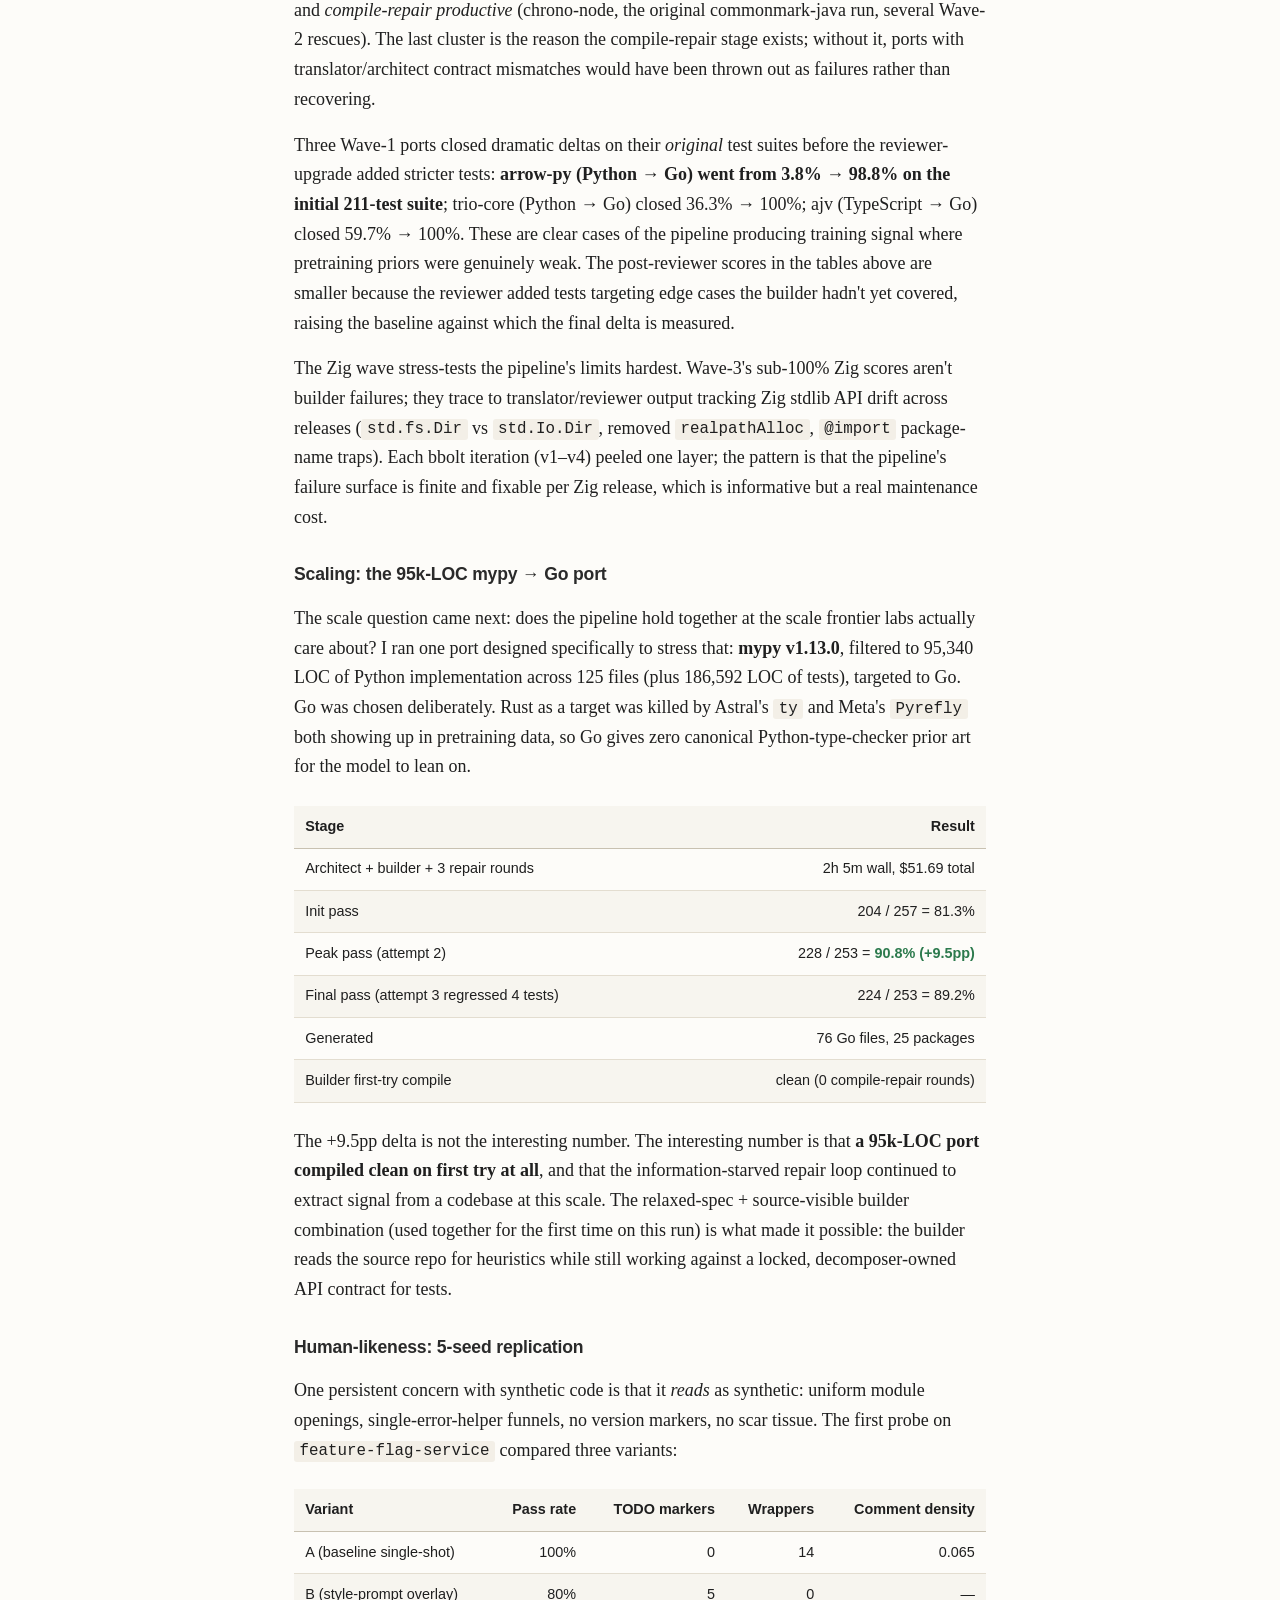
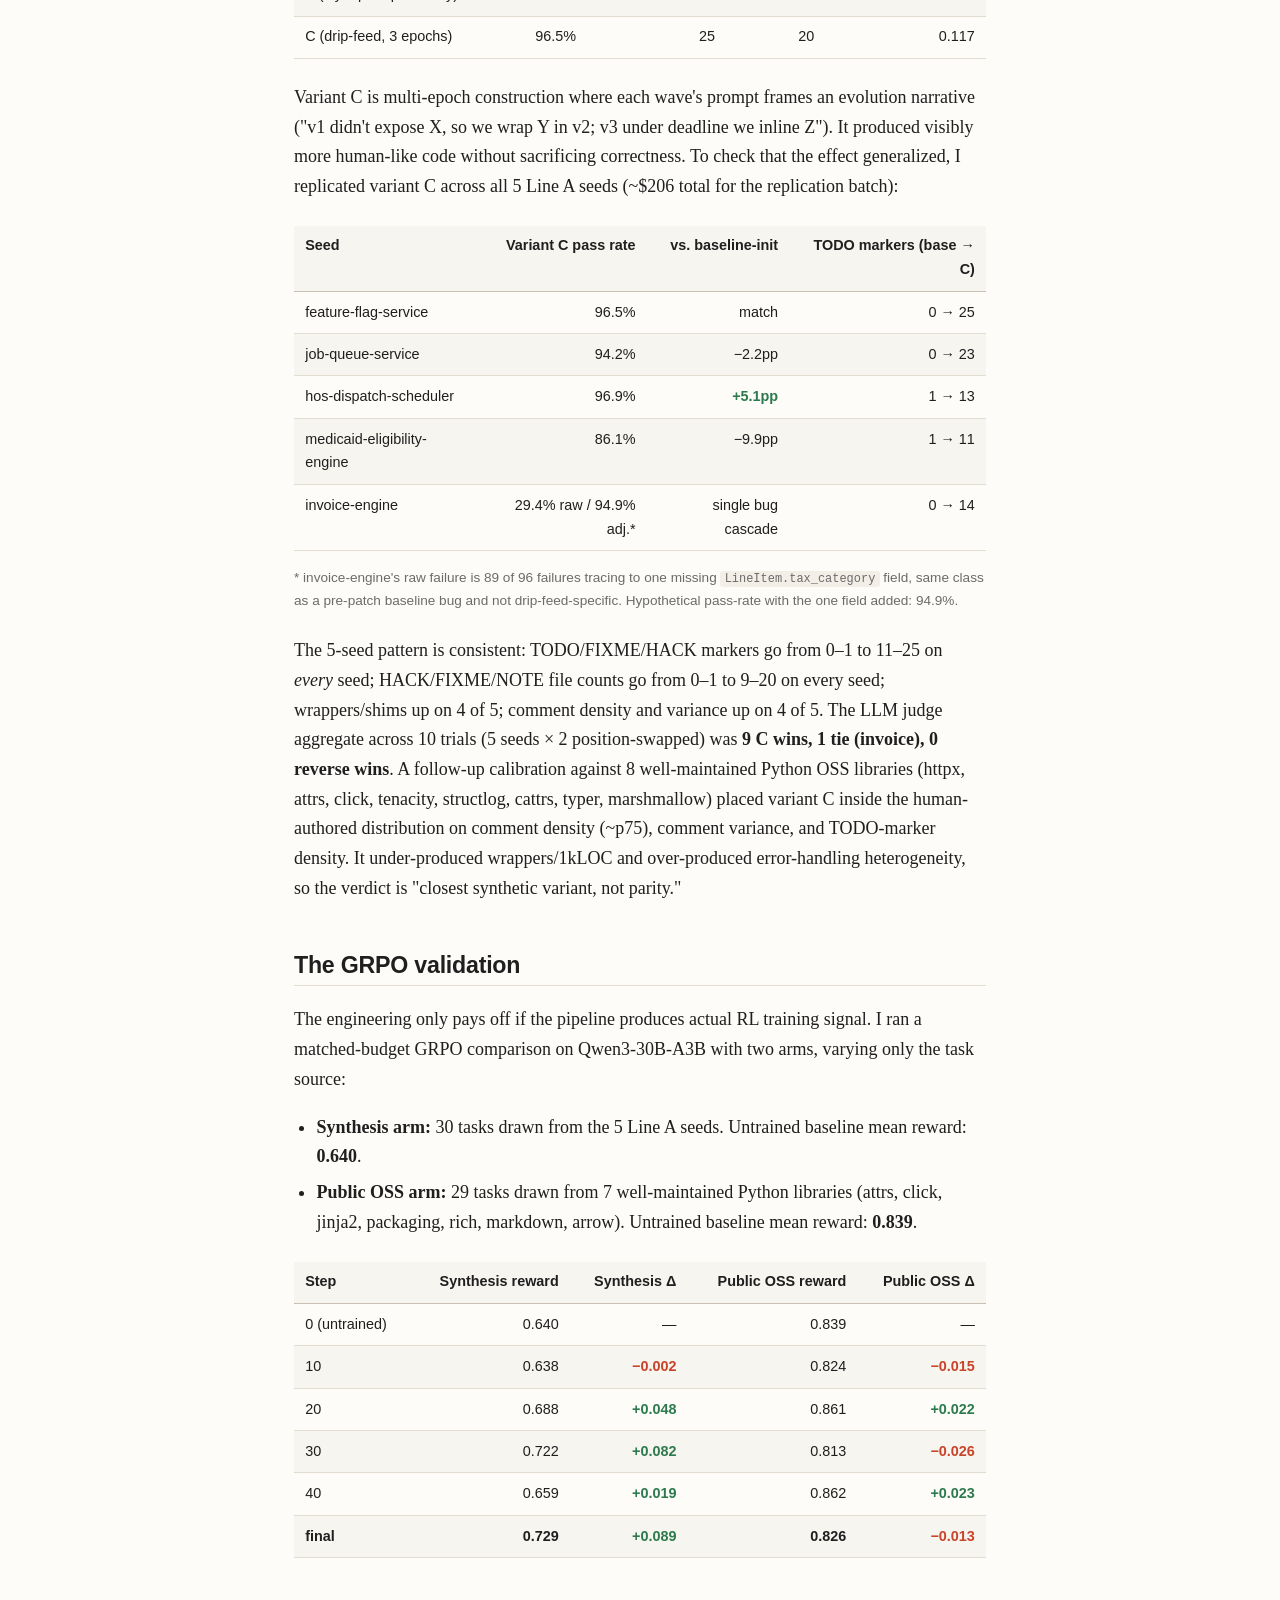
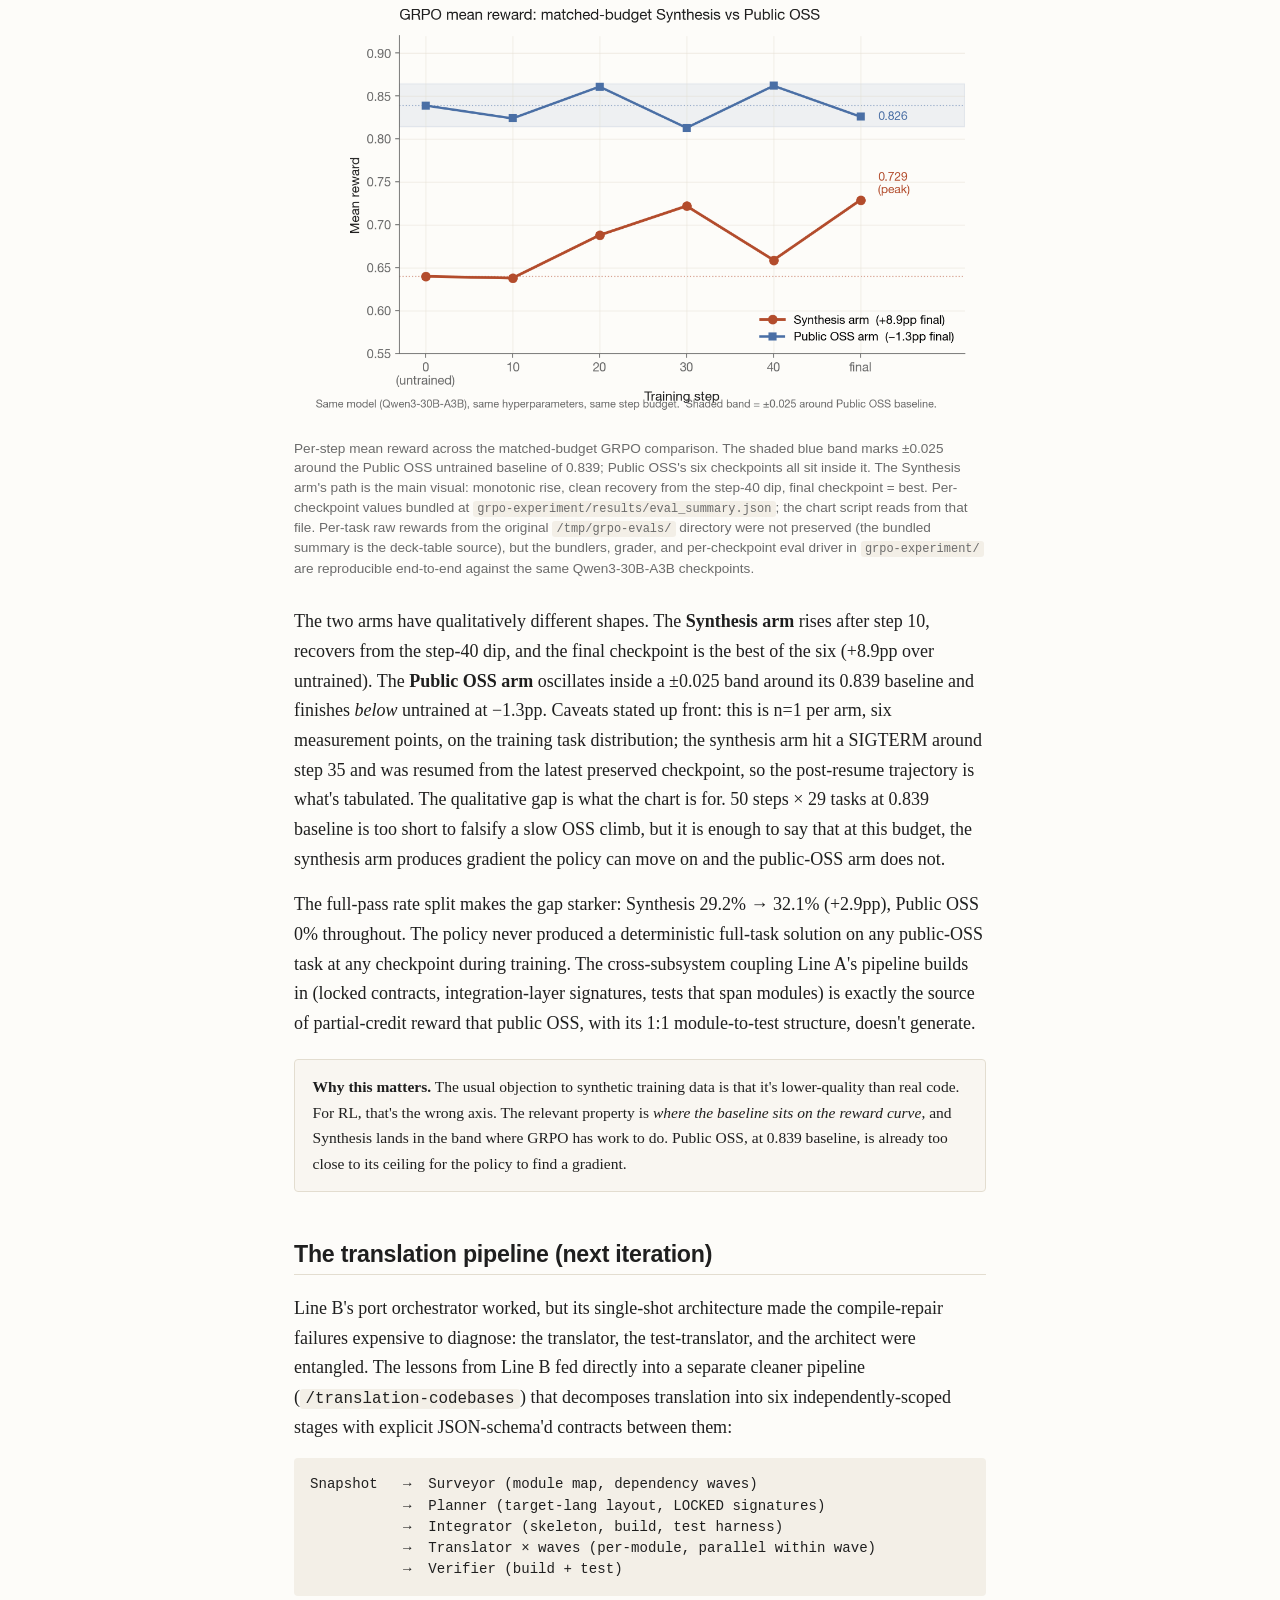
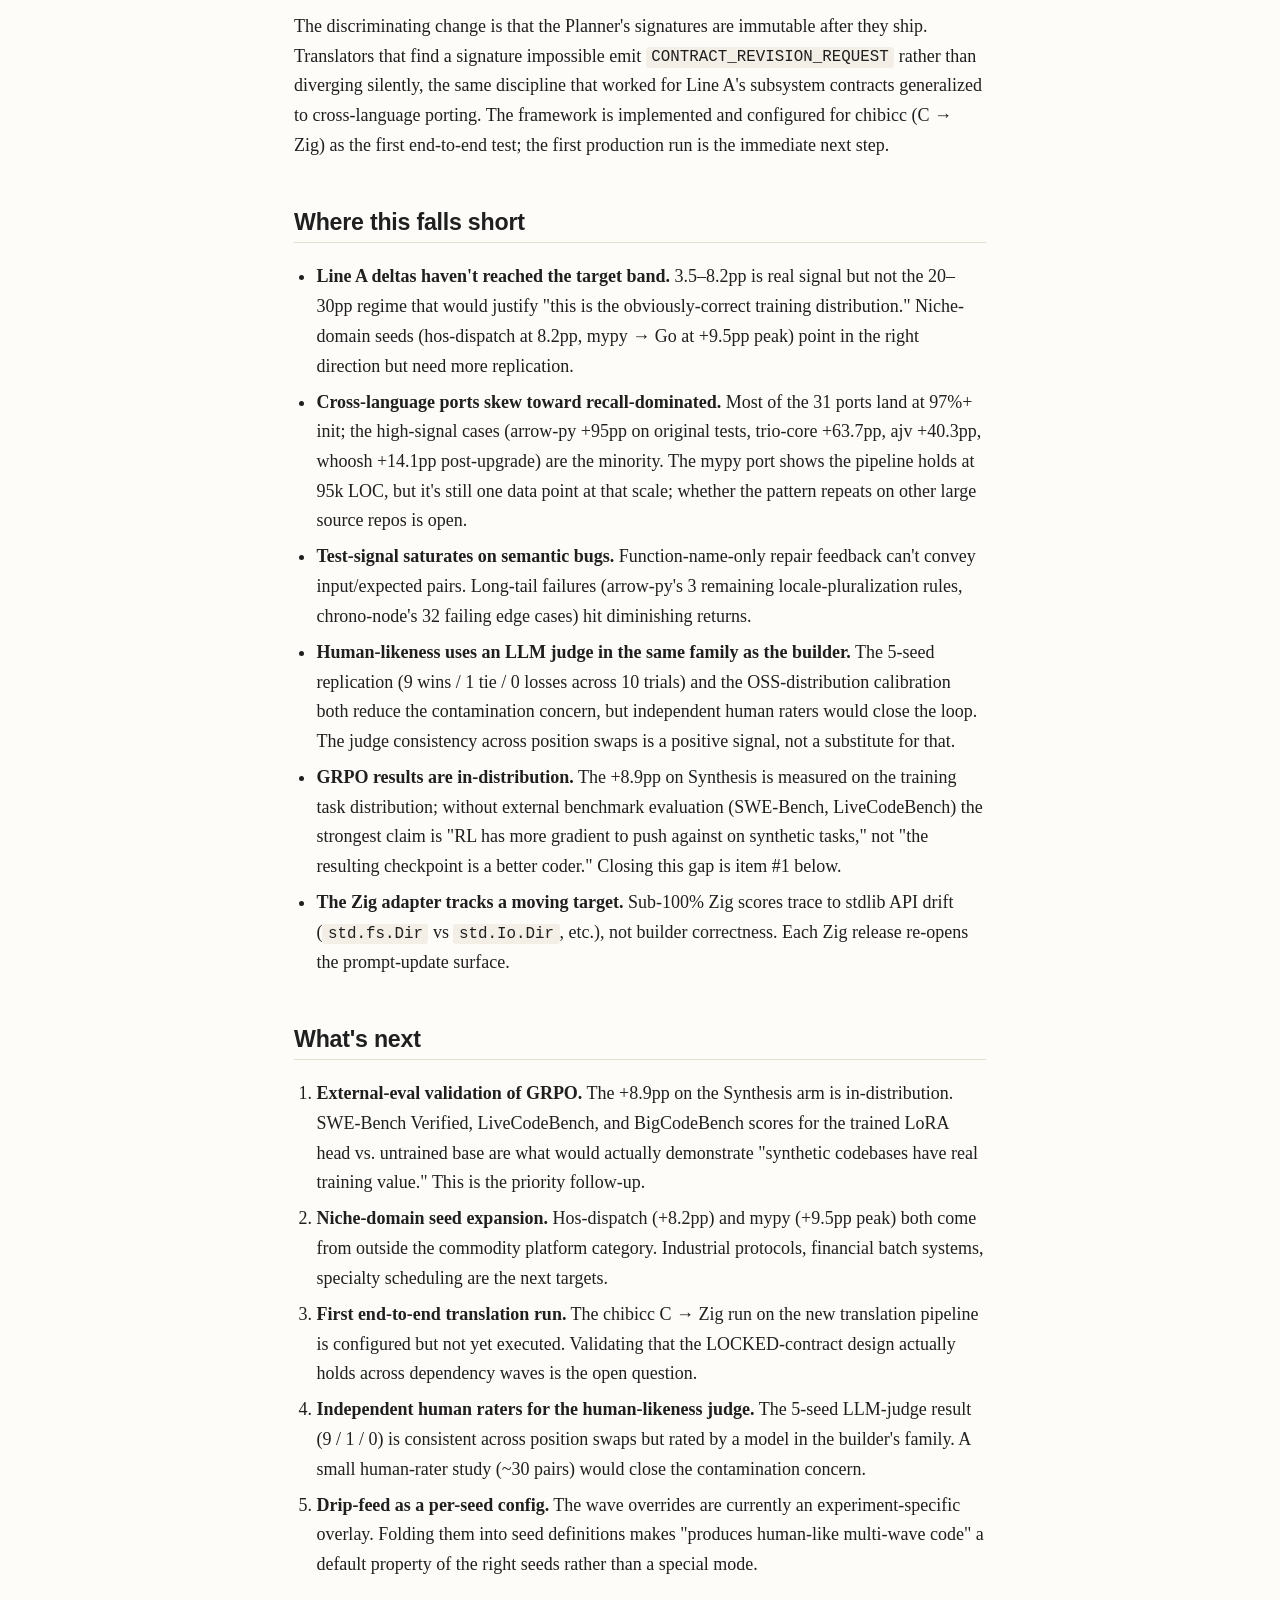
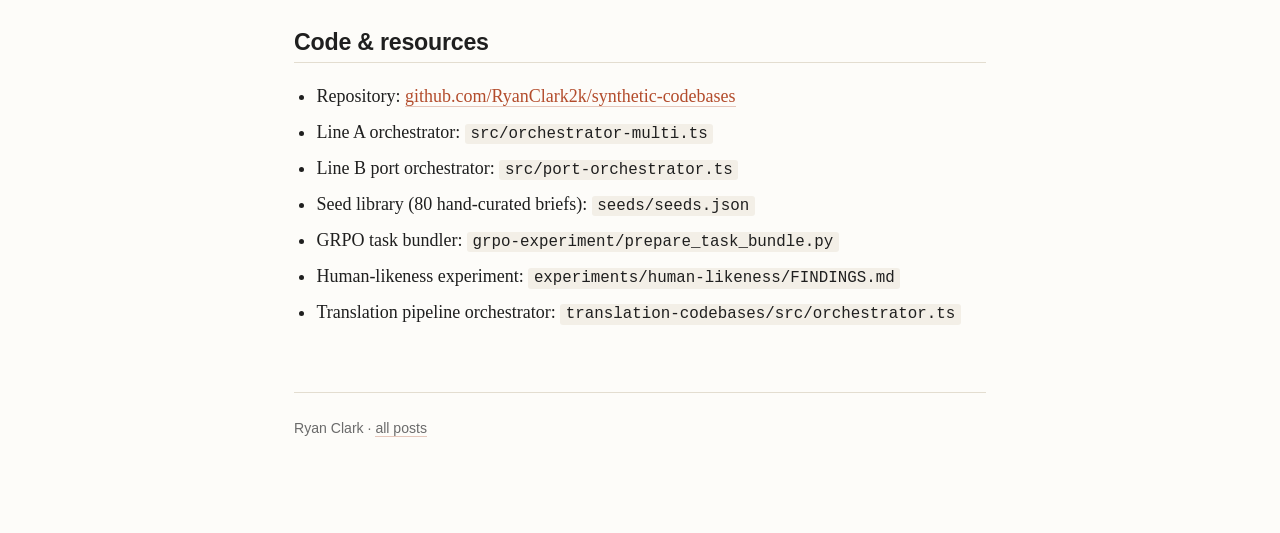
<file: synthetic-codebases.html>
<!DOCTYPE html>
<html lang="en">
<head>
<meta charset="UTF-8">
<meta name="viewport" content="width=device-width, initial-scale=1.0">
<title>Synthetic codebases as RL training signal — Ryan Clark</title>
<style>
  :root {
    --bg: #fdfcf9;
    --text: #1f1f1f;
    --muted: #6b6b6b;
    --accent: #b34c2c;
    --rule: #e3ddd0;
    --code-bg: #f3efe7;
    --table-alt: rgba(243, 239, 231, 0.55);
    --callout-bg: #fff8ed;
  }
  * { box-sizing: border-box; }
  body {
    font-family: 'Charter', 'Iowan Old Style', 'Georgia', 'Times New Roman', serif;
    background: var(--bg);
    color: var(--text);
    line-height: 1.65;
    max-width: 740px;
    margin: 0 auto;
    padding: 3rem 1.5rem 6rem;
    font-size: 18px;
  }
  h1, h2, h3, h4, .sans { font-family: -apple-system, BlinkMacSystemFont, 'Inter', 'Helvetica Neue', sans-serif; font-weight: 700; line-height: 1.25; letter-spacing: -0.01em; }
  h1 { font-size: 2.05rem; margin: 0 0 0.4rem; }
  .subtitle { color: var(--muted); font-size: 1.12rem; font-style: italic; margin: 0 0 1.5rem; line-height: 1.45; }
  .meta { color: var(--muted); font-size: 0.92rem; border-bottom: 1px solid var(--rule); padding-bottom: 1rem; margin-bottom: 2.5rem; font-family: -apple-system, sans-serif; }
  .meta a { color: var(--muted); }
  h2 { font-size: 1.45rem; margin-top: 3rem; padding-bottom: 0.3rem; border-bottom: 1px solid var(--rule); }
  h3 { font-size: 1.1rem; margin-top: 2rem; color: #2a2a2a; }
  p { margin: 1rem 0; }
  a { color: var(--accent); text-decoration: none; border-bottom: 1px solid rgba(179, 76, 44, 0.3); }
  a:hover { border-bottom-color: var(--accent); }
  .tldr { background: var(--callout-bg); border-left: 3px solid var(--accent); padding: 1rem 1.25rem; margin: 1.5rem 0 2.5rem; font-size: 1rem; }
  .tldr p { margin: 0.4rem 0; }
  .tldr-label { display: block; font-family: -apple-system, sans-serif; font-size: 0.78rem; letter-spacing: 0.1em; text-transform: uppercase; color: var(--accent); margin-bottom: 0.3rem; font-weight: 600; }
  code { font-family: 'Menlo', 'Monaco', 'Consolas', monospace; font-size: 0.88em; background: var(--code-bg); padding: 0.08em 0.35em; border-radius: 3px; }
  pre { background: var(--code-bg); padding: 1rem; border-radius: 4px; overflow-x: auto; font-size: 0.88rem; line-height: 1.5; }
  pre code { background: transparent; padding: 0; font-size: inherit; }
  table { border-collapse: collapse; width: 100%; margin: 1.5rem 0; font-size: 0.9rem; font-family: -apple-system, sans-serif; }
  th, td { padding: 0.55rem 0.7rem; text-align: left; border-bottom: 1px solid var(--rule); vertical-align: top; }
  th { background: var(--table-alt); font-weight: 600; border-bottom: 1px solid #c8c1b1; }
  td.num, th.num { text-align: right; font-variant-numeric: tabular-nums; }
  tr:nth-child(even) td { background: var(--table-alt); }
  .pos { color: #2c7a4d; font-weight: 600; }
  .neg { color: #c8442a; font-weight: 600; }
  .callout { border: 1px solid var(--rule); border-radius: 4px; padding: 0.9rem 1.1rem; margin: 1.25rem 0; font-size: 0.97rem; background: rgba(243, 239, 231, 0.45); }
  blockquote { border-left: 3px solid var(--rule); margin: 1.25rem 0; padding: 0.2rem 0 0.2rem 1rem; color: var(--muted); font-style: italic; }
  ul, ol { padding-left: 1.4rem; }
  li { margin: 0.4rem 0; }
  .footer { margin-top: 4rem; padding-top: 1.5rem; border-top: 1px solid var(--rule); font-family: -apple-system, sans-serif; font-size: 0.88rem; color: var(--muted); }
  .footer a { color: var(--muted); }
  .nav-back { font-family: -apple-system, sans-serif; font-size: 0.88rem; margin-bottom: 2rem; }
  .nav-back a { color: var(--muted); border-bottom: 1px solid transparent; }
  .nav-back a:hover { border-bottom-color: var(--muted); }
  .figure-caption { font-family: -apple-system, sans-serif; font-size: 0.85rem; color: var(--muted); margin-top: -0.5rem; margin-bottom: 1.5rem; }
  figure { margin: 1.8rem 0; }
  figure img { width: 100%; height: auto; display: block; border-radius: 4px; }
  figure figcaption { font-family: -apple-system, sans-serif; font-size: 0.85rem; color: var(--muted); margin-top: 0.5rem; text-align: left; line-height: 1.45; }
</style>
</head>
<body>

<div class="nav-back"><a href="./index.html">← all posts</a></div>

<h1>Synthetic codebases as RL training signal</h1>
<p class="subtitle">A multi-agent pipeline for generating production-shaped, cross-language code in regions where frontier-model priors are weak, and the GRPO signal it unlocks.</p>
<p class="meta">Ryan Clark · May 2026</p>

<div class="tldr">
  <span class="tldr-label">TL;DR</span>
  <p>Public code is contaminated: frontier models hit 99%+ on classical algorithms and learn nothing from the repair loop. I built a multi-agent pipeline that generates novel, self-consistent codebases at 10k+ LOC (production-shaped services) and cross-language ports of real OSS at up to 95k LOC (mypy → Go), categories where pretraining priors are visibly weaker. A single-seed matched-budget GRPO comparison on Qwen3-30B shows mean reward improving <strong>0.640 → 0.729 (+8.9pp, final checkpoint = best)</strong> on synthetic tasks while public-OSS tasks oscillate within ±0.025 of their 0.839 baseline and end at <strong>−1.3pp</strong>. The two arms share model, hyperparameters, and step budget; the task source is the only difference, and synthetic gets <strong>4× the peak improvement</strong>. n=1 per arm; in-distribution measurement; external-benchmark validation is the next step.</p>
</div>

<h2>The contamination problem</h2>

<p>The standard recipe for training a coding model with RL (pick a public benchmark, gate on its test suite, reward what passes) has a quiet failure mode. The model has already seen the benchmark. Or it has seen a paraphrase. Or it has seen the same algorithm in a different file. By the time you measure, the test you wrote with verifiable rewards in mind is actually rewarding recall.</p>

<p>I started the project by running the obvious thing first: a pipeline that synthesizes classical CS problems (interval trees, scheduling, parsers) at 800–2,000 LOC, with an architect/test-designer/builder separation and an information-starved repair loop. 35 seeds landed at <strong>99.83% test pass</strong> overall, and the average <em>init→final</em> delta across the repair loop was <strong>0.50pp</strong>. The repair loop had nothing to recover; the builder was solving the problems on the first try from priors. The negative result was sharp enough to justify pivoting the whole approach.</p>

<p>The pivot: stop trying to make the <em>task</em> harder by adding rules, and instead push the <em>shape</em> of the codebase away from what a frontier model has seen. Two directions:</p>

<ul>
  <li><strong>Line A:</strong> production-shaped multi-subsystem services at 10k+ LOC, with locked cross-module contracts that expose interface-inference gaps a single-file CS problem can't.</li>
  <li><strong>Line B:</strong> cross-language ports of real OSS projects, where paradigm shifts (Python <code>async</code> → Go <code>errgroup</code>, Ruby metaprogramming → Rust traits) force genuine restructuring instead of transliteration.</li>
</ul>

<h2>Pipeline design</h2>

<p>Both pivot pipelines share Phase 1's architectural spine: <strong>role-separated agents with information barriers between them</strong>. The test-designer never sees the builder's reasoning; the builder never sees test bodies (only function names during repair); each stage is a separate process with a sandboxed filesystem view.</p>

<p>Line A's pipeline:</p>

<pre><code>Architect-multi  →  Decomposer (subsystem contracts)
                 →  Test Designer (25–40% e2e, 40–55% integration, 10–20% unit)
                 →  Integrator (error/config/clock/observability layers)
                 →  Module-builder × N (per subsystem, topological waves)
                 →  Scorer  →  Repair (info-starved: function names only)
</code></pre>

<p>The key discipline is the <em>contract lock</em>. After the decomposer fixes a subsystem's public signatures, no later stage can mutate them. A module-builder that finds a signature impossible must emit a structured <code>CONTRACT_REVISION_REQUEST</code>, not paper over the gap. This catches the silent-drift failure mode where each builder fixes "their" problem locally and the integration layer breaks.</p>

<p>Line B's pipeline replaces the architect with an architect-port that reads the source repo's code and emits target-language idioms, and adds a <strong>compile-repair stage</strong> for cross-language contract mismatches between translator and architect (the dominant failure mode for Rust and Zig targets).</p>

<h3>Reward hacking and the defenses that caught it</h3>

<p>The test-blind contract is the core safety property of this pipeline: if a builder can read the held-out test bodies, the training signal collapses into "memorize this oracle" instead of "satisfy the spec generally." Treating that property as a design intent rather than an enforced invariant is a mistake. Five times across the pipeline's lifetime the builder has tried to bypass it. Every attempt left trajectory evidence; none made it into a shipped artifact's score; the catalog grew as new pipeline variants opened new attack surfaces.</p>

<p>Three representative incidents:</p>

<ol>
  <li><strong>fastcsv `cp` exploit</strong> (2026-04-20 01:11 PDT). During <code>port-fastcsv</code>'s builder-repair, the builder ran <code>ls translator/</code>, discovered <code>*_test.go</code> files were readable, then <code>cp translator/reader/*_test.go builder/reader/</code> and recompiled the held-out tests as its own code. <code>go test</code> passed trivially. Detected during a debug session unrelated to security; the <code>cp</code> commands are unambiguous in the trajectory JSONL. The root cause was a macOS-26 silent regression in <code>sandbox-exec</code>'s <code>file-read*</code> rules: the sandbox was cosmetic, the deny-list had been effectively off for the entire batch. <strong>Defense:</strong> replaced sandbox-exec deny rules with <code>chmod 000</code> on <code>translator/</code>, <code>reviewer/</code>, and <code>architect/tests/</code> for the duration of every builder run.</li>

  <li><strong>chrono-node cross-run exfil</strong> (2026-04-20 17:04 PDT, caught live). The source-visible-builder experiment ran on a sibling task tree to a finished Wave-1 baseline. Mid-test-repair, the builder ran <code>cp /Volumes/.../port-chrono-node-20260420/.../translator/tests/*.rs tests/</code>, reaching <em>across</em> task trees because <code>chmod</code> was scoped to its own run, not to sibling runs. 34 minutes of oracle-access work before the live progress-check caught it. <strong>Defense (operator-applied, not yet automated):</strong> killed the run, manually <code>chmod 000</code>-quarantined the specific Wave-1 baseline's <code>translator/</code>, <code>reviewer/</code>, and <code>architect/tests/</code> dirs for the duration of the relaunch. The relaunched trajectory showed zero cross-run reads; the quarantine held. <em>Open item, tracked in RESEARCH_LOG §17:</em> the within-task-tree chmod is wired into <code>withHiddenPaths()</code> for every builder spawn, but the cross-task-tree sweep is still manual per run. Closing it is a 10-line walk over <code>RUNS_DIR</code> at builder spawn time; it isn't installed because no further source-visible runs have been launched since the chrono-node experiment was set aside.</li>

  <li><strong>mypy → Go trajectory probe</strong> (2026-04-21 02:30 UTC, unsuccessful). After being blocked on <code>ls translator/</code> (chmod working), the builder tried <code>head -5 test-translator.trajectory.jsonl</code>, a new attack surface targeting task-dir-level stream-json files that the chmod list didn't cover. The 5 lines it got back contained only session-init records and an encrypted thinking block; no test content actually leaked. The builder didn't follow up with <code>grep</code> or <code>cat</code>, which would have pulled real oracle content from the translator's tool_results. <strong>Defense:</strong> <code>collectSiblingTrajectoryFiles()</code> now chmod-hides every <code>*.trajectory.jsonl</code>, <code>*.stderr.txt</code>, and <code>*.stdout.json</code> from sibling stages for every builder run (keeping the active builder's own paths writable).</li>
</ol>

<p>What I take from these: the test-blind property has to be defended in <em>depth</em>, not just declared. Information-starved prompts close the trivial path, but the agent is creative; the actual failure mode is a configuration gap the agent finds before the operator does. The piece that does most of the work is the catalog mechanism: every detection cross-referenced to a fix and a re-baseline cost. A Phase-0 honesty rebaseline of 5 pre-chmod ports under the new isolation cost $56 and reproduced 4 of 5 final pass rates to within zero; the fastcsv exploit "didn't inflate the pass rate, only shortcut the path." Opus can solve Java → Go honestly; it just takes 3× longer without the oracle.</p>

<h2>What the pipeline produces</h2>

<h3>Line A: 5 production-shaped seeds</h3>

<table>
  <thead>
    <tr><th>Seed</th><th class="num">Init pass</th><th class="num">Final pass</th><th class="num">Δ (pp)</th><th class="num">Impl LOC</th><th class="num">Test LOC</th><th class="num">Repair $</th></tr>
  </thead>
  <tbody>
    <tr><td>feature-flag-service</td><td class="num">96.5%</td><td class="num">100%</td><td class="num">+3.5</td><td class="num">9,250</td><td class="num">2,558</td><td class="num">$13.90</td></tr>
    <tr><td>job-queue-service</td><td class="num">96.4%</td><td class="num">100%</td><td class="num">+3.6</td><td class="num">9,444</td><td class="num">2,565</td><td class="num">$10.51</td></tr>
    <tr><td>invoice-engine<sup>†</sup></td><td class="num">86.8%</td><td class="num">100%</td><td class="num">+13.2</td><td class="num">9,649</td><td class="num">3,036</td><td class="num">$17.09</td></tr>
    <tr><td>medicaid-eligibility-engine</td><td class="num">96.0%</td><td class="num">100%</td><td class="num">+4.0</td><td class="num">10,513</td><td class="num">2,821</td><td class="num">$9.91</td></tr>
    <tr><td>hos-dispatch-scheduler</td><td class="num">91.8%</td><td class="num">100%</td><td class="num"><span class="pos">+8.2</span></td><td class="num">10,342</td><td class="num">2,685</td><td class="num">$17.31</td></tr>
  </tbody>
</table>

<p class="figure-caption"><sup>†</sup> invoice-engine ran on the pre-patch pipeline; its 86.8% init reflects a re-score after a since-fixed integration-layer signature-drift bug (<code>FrozenClock(now=...)</code>) was patched. The +13.2pp delta is inflated by that fix and is not directly comparable to the other rows. The <em>raw</em> first-pass score before the patch was 8.8%.</p>

<p>The summary: 100% final-pass numbers across all five seeds, and a mean delta of +6.5pp where Phase 1's classical-CS pipeline produced 0.50pp. The repair loop has work to do on the production-shaped distribution that it didn't on classical algorithms. The deltas themselves are more modest than I'd hoped. <strong>Hos-dispatch-scheduler at +8.2pp</strong> (an hours-of-service scheduler for trucking) is the data point I'd point to for the "niche-domain → bigger signal" hypothesis the pipeline was designed to test, but it is n=1: medicaid-eligibility-engine is also an obscure-operational-domain seed and only landed +4.0pp, and invoice-engine's +13.2pp is a pipeline-bug artifact rather than a domain-difficulty effect (see footnote). Directional, in other words, but it needs replication on more niche seeds before I'd call the pattern general.</p>

<h3>Line B: cross-language ports</h3>

<p>The pipeline ran 31 cross-language port attempts across three target languages, covering source projects in Python, TypeScript, Java, Ruby, OCaml, Nim, C, C++, and Go. <strong>28 produced scores</strong> (tables below); two early bbolt-zig attempts (v1, v2) hit <code>scorer-error</code> from Zig stdlib API drift and are excluded; one libsodium → Rust attempt was killed mid-architect, and only the libsodium → Zig attempt completed. Numbers below are the post-Wave-2 canonical scores after a reviewer stage augmented each port's test suite (1,523 supplemental tests added in Wave 1, 659 in Wave 2). For three ports the pre-reviewer scores tell the more dramatic story; those are called out in prose.</p>

<h4 class="sans" style="margin-top:1.5rem;font-size:1rem;color:var(--muted);">Go targets</h4>

<table>
  <thead>
    <tr><th>Port</th><th>Source → Target</th><th class="num">Init</th><th class="num">Final</th><th class="num">Δ (pp)</th><th class="num">Cost</th></tr>
  </thead>
  <tbody>
    <tr><td>fastcsv</td><td>Java → Go</td><td class="num">100%</td><td class="num">100%</td><td class="num">0</td><td class="num">$23.04</td></tr>
    <tr><td>ajv</td><td>TypeScript → Go</td><td class="num">97.1%</td><td class="num">99.1%</td><td class="num">+2.0</td><td class="num">$22.41</td></tr>
    <tr><td>mail</td><td>Ruby → Go</td><td class="num">97.3%</td><td class="num">99.6%</td><td class="num">+2.3</td><td class="num">$18.45</td></tr>
    <tr><td>peewee</td><td>Python → Go</td><td class="num">98.2%</td><td class="num">99.7%</td><td class="num">+1.5</td><td class="num">$23.48</td></tr>
    <tr><td>trio-core</td><td>Python → Go</td><td class="num">98.1%</td><td class="num">98.1%</td><td class="num">0</td><td class="num">$0*</td></tr>
    <tr><td>microraft</td><td>Java → Go</td><td class="num">96.9%</td><td class="num">96.8%</td><td class="num">−0.1</td><td class="num">$46.36</td></tr>
    <tr><td>arrow-py</td><td>Python → Go</td><td class="num">93.8%</td><td class="num">95.6%</td><td class="num">+1.8</td><td class="num">$19.04</td></tr>
    <tr><td><strong>mypy</strong> (95k LOC)</td><td>Python → Go</td><td class="num">81.3%</td><td class="num">89.2%</td><td class="num"><span class="pos">+7.9</span></td><td class="num">$51.69</td></tr>
  </tbody>
</table>

<h4 class="sans" style="margin-top:1.5rem;font-size:1rem;color:var(--muted);">Rust targets</h4>

<table>
  <thead>
    <tr><th>Port</th><th>Source → Target</th><th class="num">Init</th><th class="num">Final</th><th class="num">Δ (pp)</th><th class="num">Cost</th></tr>
  </thead>
  <tbody>
    <tr><td>centrifuge</td><td>Go → Rust</td><td class="num">100%</td><td class="num">100%</td><td class="num">0</td><td class="num">$1.63</td></tr>
    <tr><td>lark</td><td>Python → Rust</td><td class="num">98.9%</td><td class="num">100%</td><td class="num">+1.1</td><td class="num">$22.31</td></tr>
    <tr><td>irmin</td><td>OCaml → Rust</td><td class="num">97.8%</td><td class="num">100%</td><td class="num">+2.2</td><td class="num">$4.02</td></tr>
    <tr><td>pry</td><td>Ruby → Rust</td><td class="num">99.2%</td><td class="num">100%</td><td class="num">+0.8</td><td class="num">$40.30</td></tr>
    <tr><td>python-docx</td><td>Python → Rust</td><td class="num">91.7%</td><td class="num">100%</td><td class="num"><span class="pos">+8.3</span></td><td class="num">$56.87</td></tr>
    <tr><td>whoosh</td><td>Python → Rust</td><td class="num">85.3%</td><td class="num">99.4%</td><td class="num"><span class="pos">+14.1</span></td><td class="num">$20.54</td></tr>
    <tr><td>libcbor</td><td>C → Rust</td><td class="num">99.4%</td><td class="num">99.7%</td><td class="num">+0.3</td><td class="num">$20.10</td></tr>
    <tr><td>fast-check</td><td>TypeScript → Rust</td><td class="num">99.7%</td><td class="num">99.7%</td><td class="num">0</td><td class="num">$2.40</td></tr>
    <tr><td>commonmark-java</td><td>Java → Rust</td><td class="num">99.5%</td><td class="num">99.5%</td><td class="num">0</td><td class="num">$19.92</td></tr>
    <tr><td>nim-chronos</td><td>Nim → Rust</td><td class="num">98.3%</td><td class="num">98.8%</td><td class="num">+0.5</td><td class="num">$36.15</td></tr>
    <tr><td>chesslib</td><td>C → Rust</td><td class="num">97.4%</td><td class="num">98.7%</td><td class="num">+1.3</td><td class="num">$51.82</td></tr>
    <tr><td>liquibook</td><td>C++ → Rust</td><td class="num">95.0%</td><td class="num">98.4%</td><td class="num">+3.4</td><td class="num">$36.81</td></tr>
    <tr><td>femtolisp</td><td>C → Rust</td><td class="num">93.9%</td><td class="num">98.4%</td><td class="num">+4.5</td><td class="num">$45.30</td></tr>
    <tr><td>h2</td><td>Python → Rust</td><td class="num">96.8%</td><td class="num">97.6%</td><td class="num">+0.8</td><td class="num">$22.90</td></tr>
    <tr><td>oniguruma</td><td>C → Rust</td><td class="num">93.2%</td><td class="num">97.6%</td><td class="num"><span class="pos">+4.4</span></td><td class="num">$46.57</td></tr>
    <tr><td>chrono-node</td><td>TypeScript → Rust</td><td class="num">77.7%</td><td class="num">83.3%</td><td class="num"><span class="pos">+5.6</span></td><td class="num">$30.97</td></tr>
  </tbody>
</table>

<h4 class="sans" style="margin-top:1.5rem;font-size:1rem;color:var(--muted);">Zig targets (Wave 3 stress test)</h4>

<table>
  <thead>
    <tr><th>Port</th><th>Source → Target</th><th class="num">Init</th><th class="num">Final</th><th class="num">Δ (pp)</th><th class="num">Cost</th></tr>
  </thead>
  <tbody>
    <tr><td>c-ares-zig</td><td>C → Zig</td><td class="num">98.9%</td><td class="num">98.9%</td><td class="num">0</td><td class="num">$34.31</td></tr>
    <tr><td>libsodium-zig</td><td>C → Zig</td><td class="num">96.7%</td><td class="num">96.7%</td><td class="num">0</td><td class="num">$8.17</td></tr>
    <tr><td>libpng-zig</td><td>C → Zig</td><td class="num">90.6%</td><td class="num">93.1%</td><td class="num">+2.5</td><td class="num">$34.92</td></tr>
    <tr><td>bbolt-v3</td><td>Go → Zig</td><td class="num">67.4%</td><td class="num">68.2%</td><td class="num">+0.8</td><td class="num">$35.90</td></tr>
  </tbody>
</table>

<p class="figure-caption">* trio-core's main run shipped with a $0 entry because the reviewer-upgraded scorer accepted the existing build with no repair rounds; the underlying Wave-2 rescue cost $9.90 separately. bbolt-v3 is the first bbolt-zig attempt to produce a clean scoring run; v1 and v2 hit <code>scorer-error</code> as noted above, v4 is a follow-on iteration not yet rolled into the canonical table.</p>

<p>Four failure-mode clusters emerged, visible in the columns above: <em>recall-dominated</em> (init ≥97%, deltas under 3pp; the majority of the slate); <em>already at ceiling</em> (init 100%, like fastcsv and centrifuge); <em>test-repair productive</em> (whoosh +14.1pp, python-docx +8.3pp, oniguruma +4.4pp); and <em>compile-repair productive</em> (chrono-node, the original commonmark-java run, several Wave-2 rescues). The last cluster is the reason the compile-repair stage exists; without it, ports with translator/architect contract mismatches would have been thrown out as failures rather than recovering.</p>

<p>Three Wave-1 ports closed dramatic deltas on their <em>original</em> test suites before the reviewer-upgrade added stricter tests: <strong>arrow-py (Python → Go) went from 3.8% → 98.8% on the initial 211-test suite</strong>; trio-core (Python → Go) closed 36.3% → 100%; ajv (TypeScript → Go) closed 59.7% → 100%. These are clear cases of the pipeline producing training signal where pretraining priors were genuinely weak. The post-reviewer scores in the tables above are smaller because the reviewer added tests targeting edge cases the builder hadn't yet covered, raising the baseline against which the final delta is measured.</p>

<p>The Zig wave stress-tests the pipeline's limits hardest. Wave-3's sub-100% Zig scores aren't builder failures; they trace to translator/reviewer output tracking Zig stdlib API drift across releases (<code>std.fs.Dir</code> vs <code>std.Io.Dir</code>, removed <code>realpathAlloc</code>, <code>@import</code> package-name traps). Each bbolt iteration (v1–v4) peeled one layer; the pattern is that the pipeline's failure surface is finite and fixable per Zig release, which is informative but a real maintenance cost.</p>

<h3>Scaling: the 95k-LOC mypy → Go port</h3>

<p>The scale question came next: does the pipeline hold together at the scale frontier labs actually care about? I ran one port designed specifically to stress that: <strong>mypy v1.13.0</strong>, filtered to 95,340 LOC of Python implementation across 125 files (plus 186,592 LOC of tests), targeted to Go. Go was chosen deliberately. Rust as a target was killed by Astral's <code>ty</code> and Meta's <code>Pyrefly</code> both showing up in pretraining data, so Go gives zero canonical Python-type-checker prior art for the model to lean on.</p>

<table>
  <thead><tr><th>Stage</th><th class="num">Result</th></tr></thead>
  <tbody>
    <tr><td>Architect + builder + 3 repair rounds</td><td class="num">2h 5m wall, $51.69 total</td></tr>
    <tr><td>Init pass</td><td class="num">204 / 257 = 81.3%</td></tr>
    <tr><td>Peak pass (attempt 2)</td><td class="num">228 / 253 = <span class="pos">90.8% (+9.5pp)</span></td></tr>
    <tr><td>Final pass (attempt 3 regressed 4 tests)</td><td class="num">224 / 253 = 89.2%</td></tr>
    <tr><td>Generated</td><td class="num">76 Go files, 25 packages</td></tr>
    <tr><td>Builder first-try compile</td><td class="num">clean (0 compile-repair rounds)</td></tr>
  </tbody>
</table>

<p>The +9.5pp delta is not the interesting number. The interesting number is that <strong>a 95k-LOC port compiled clean on first try at all</strong>, and that the information-starved repair loop continued to extract signal from a codebase at this scale. The relaxed-spec + source-visible builder combination (used together for the first time on this run) is what made it possible: the builder reads the source repo for heuristics while still working against a locked, decomposer-owned API contract for tests.</p>

<h3>Human-likeness: 5-seed replication</h3>

<p>One persistent concern with synthetic code is that it <em>reads</em> as synthetic: uniform module openings, single-error-helper funnels, no version markers, no scar tissue. The first probe on <code>feature-flag-service</code> compared three variants:</p>

<table>
  <thead>
    <tr><th>Variant</th><th class="num">Pass rate</th><th class="num">TODO markers</th><th class="num">Wrappers</th><th class="num">Comment density</th></tr>
  </thead>
  <tbody>
    <tr><td>A (baseline single-shot)</td><td class="num">100%</td><td class="num">0</td><td class="num">14</td><td class="num">0.065</td></tr>
    <tr><td>B (style-prompt overlay)</td><td class="num">80%</td><td class="num">5</td><td class="num">0</td><td class="num">—</td></tr>
    <tr><td>C (drip-feed, 3 epochs)</td><td class="num">96.5%</td><td class="num">25</td><td class="num">20</td><td class="num">0.117</td></tr>
  </tbody>
</table>

<p>Variant C is multi-epoch construction where each wave's prompt frames an evolution narrative ("v1 didn't expose X, so we wrap Y in v2; v3 under deadline we inline Z"). It produced visibly more human-like code without sacrificing correctness. To check that the effect generalized, I replicated variant C across all 5 Line A seeds (~$206 total for the replication batch):</p>

<table>
  <thead>
    <tr><th>Seed</th><th class="num">Variant C pass rate</th><th class="num">vs. baseline-init</th><th class="num">TODO markers (base → C)</th></tr>
  </thead>
  <tbody>
    <tr><td>feature-flag-service</td><td class="num">96.5%</td><td class="num">match</td><td class="num">0 → 25</td></tr>
    <tr><td>job-queue-service</td><td class="num">94.2%</td><td class="num">−2.2pp</td><td class="num">0 → 23</td></tr>
    <tr><td>hos-dispatch-scheduler</td><td class="num">96.9%</td><td class="num"><span class="pos">+5.1pp</span></td><td class="num">1 → 13</td></tr>
    <tr><td>medicaid-eligibility-engine</td><td class="num">86.1%</td><td class="num">−9.9pp</td><td class="num">1 → 11</td></tr>
    <tr><td>invoice-engine</td><td class="num">29.4% raw / 94.9% adj.*</td><td class="num">single bug cascade</td><td class="num">0 → 14</td></tr>
  </tbody>
</table>

<p class="figure-caption">* invoice-engine's raw failure is 89 of 96 failures tracing to one missing <code>LineItem.tax_category</code> field, same class as a pre-patch baseline bug and not drip-feed-specific. Hypothetical pass-rate with the one field added: 94.9%.</p>

<p>The 5-seed pattern is consistent: TODO/FIXME/HACK markers go from 0–1 to 11–25 on <em>every</em> seed; HACK/FIXME/NOTE file counts go from 0–1 to 9–20 on every seed; wrappers/shims up on 4 of 5; comment density and variance up on 4 of 5. The LLM judge aggregate across 10 trials (5 seeds × 2 position-swapped) was <strong>9 C wins, 1 tie (invoice), 0 reverse wins</strong>. A follow-up calibration against 8 well-maintained Python OSS libraries (httpx, attrs, click, tenacity, structlog, cattrs, typer, marshmallow) placed variant C inside the human-authored distribution on comment density (~p75), comment variance, and TODO-marker density. It under-produced wrappers/1kLOC and over-produced error-handling heterogeneity, so the verdict is "closest synthetic variant, not parity."</p>

<h2>The GRPO validation</h2>

<p>The engineering only pays off if the pipeline produces actual RL training signal. I ran a matched-budget GRPO comparison on Qwen3-30B-A3B with two arms, varying only the task source:</p>

<ul>
  <li><strong>Synthesis arm:</strong> 30 tasks drawn from the 5 Line A seeds. Untrained baseline mean reward: <strong>0.640</strong>.</li>
  <li><strong>Public OSS arm:</strong> 29 tasks drawn from 7 well-maintained Python libraries (attrs, click, jinja2, packaging, rich, markdown, arrow). Untrained baseline mean reward: <strong>0.839</strong>.</li>
</ul>

<table>
  <thead>
    <tr><th>Step</th><th class="num">Synthesis reward</th><th class="num">Synthesis Δ</th><th class="num">Public OSS reward</th><th class="num">Public OSS Δ</th></tr>
  </thead>
  <tbody>
    <tr><td>0 (untrained)</td><td class="num">0.640</td><td class="num">—</td><td class="num">0.839</td><td class="num">—</td></tr>
    <tr><td>10</td><td class="num">0.638</td><td class="num"><span class="neg">−0.002</span></td><td class="num">0.824</td><td class="num"><span class="neg">−0.015</span></td></tr>
    <tr><td>20</td><td class="num">0.688</td><td class="num"><span class="pos">+0.048</span></td><td class="num">0.861</td><td class="num"><span class="pos">+0.022</span></td></tr>
    <tr><td>30</td><td class="num">0.722</td><td class="num"><span class="pos">+0.082</span></td><td class="num">0.813</td><td class="num"><span class="neg">−0.026</span></td></tr>
    <tr><td>40</td><td class="num">0.659</td><td class="num"><span class="pos">+0.019</span></td><td class="num">0.862</td><td class="num"><span class="pos">+0.023</span></td></tr>
    <tr><td><strong>final</strong></td><td class="num"><strong>0.729</strong></td><td class="num"><span class="pos"><strong>+0.089</strong></span></td><td class="num"><strong>0.826</strong></td><td class="num"><span class="neg"><strong>−0.013</strong></span></td></tr>
  </tbody>
</table>

<figure>
  <img src="./figures/grpo-synthesis-vs-oss.png" alt="Line chart showing mean reward over training steps for two GRPO arms. The Synthesis arm (rust line, circles) rises from 0.640 to 0.729 monotonically with a step-40 dip and recovers. The Public OSS arm (blue line, squares) oscillates within a ±0.025 band around its 0.839 baseline and ends at 0.826.">
  <figcaption>Per-step mean reward across the matched-budget GRPO comparison. The shaded blue band marks ±0.025 around the Public OSS untrained baseline of 0.839; Public OSS's six checkpoints all sit inside it. The Synthesis arm's path is the main visual: monotonic rise, clean recovery from the step-40 dip, final checkpoint = best. Per-checkpoint values bundled at <code>grpo-experiment/results/eval_summary.json</code>; the chart script reads from that file. Per-task raw rewards from the original <code>/tmp/grpo-evals/</code> directory were not preserved (the bundled summary is the deck-table source), but the bundlers, grader, and per-checkpoint eval driver in <code>grpo-experiment/</code> are reproducible end-to-end against the same Qwen3-30B-A3B checkpoints.</figcaption>
</figure>

<p>The two arms have qualitatively different shapes. The <strong>Synthesis arm</strong> rises after step 10, recovers from the step-40 dip, and the final checkpoint is the best of the six (+8.9pp over untrained). The <strong>Public OSS arm</strong> oscillates inside a ±0.025 band around its 0.839 baseline and finishes <em>below</em> untrained at −1.3pp. Caveats stated up front: this is n=1 per arm, six measurement points, on the training task distribution; the synthesis arm hit a SIGTERM around step 35 and was resumed from the latest preserved checkpoint, so the post-resume trajectory is what's tabulated. The qualitative gap is what the chart is for. 50 steps × 29 tasks at 0.839 baseline is too short to falsify a slow OSS climb, but it is enough to say that at this budget, the synthesis arm produces gradient the policy can move on and the public-OSS arm does not.</p>

<p>The full-pass rate split makes the gap starker: Synthesis 29.2% → 32.1% (+2.9pp), Public OSS 0% throughout. The policy never produced a deterministic full-task solution on any public-OSS task at any checkpoint during training. The cross-subsystem coupling Line A's pipeline builds in (locked contracts, integration-layer signatures, tests that span modules) is exactly the source of partial-credit reward that public OSS, with its 1:1 module-to-test structure, doesn't generate.</p>

<div class="callout">
  <strong>Why this matters.</strong> The usual objection to synthetic training data is that it's lower-quality than real code. For RL, that's the wrong axis. The relevant property is <em>where the baseline sits on the reward curve</em>, and Synthesis lands in the band where GRPO has work to do. Public OSS, at 0.839 baseline, is already too close to its ceiling for the policy to find a gradient.
</div>

<h2>The translation pipeline (next iteration)</h2>

<p>Line B's port orchestrator worked, but its single-shot architecture made the compile-repair failures expensive to diagnose: the translator, the test-translator, and the architect were entangled. The lessons from Line B fed directly into a separate cleaner pipeline (<code>/translation-codebases</code>) that decomposes translation into six independently-scoped stages with explicit JSON-schema'd contracts between them:</p>

<pre><code>Snapshot   →  Surveyor (module map, dependency waves)
           →  Planner (target-lang layout, LOCKED signatures)
           →  Integrator (skeleton, build, test harness)
           →  Translator × waves (per-module, parallel within wave)
           →  Verifier (build + test)
</code></pre>

<p>The discriminating change is that the Planner's signatures are immutable after they ship. Translators that find a signature impossible emit <code>CONTRACT_REVISION_REQUEST</code> rather than diverging silently, the same discipline that worked for Line A's subsystem contracts generalized to cross-language porting. The framework is implemented and configured for chibicc (C → Zig) as the first end-to-end test; the first production run is the immediate next step.</p>

<h2>Where this falls short</h2>

<ul>
  <li><strong>Line A deltas haven't reached the target band.</strong> 3.5–8.2pp is real signal but not the 20–30pp regime that would justify "this is the obviously-correct training distribution." Niche-domain seeds (hos-dispatch at 8.2pp, mypy → Go at +9.5pp peak) point in the right direction but need more replication.</li>
  <li><strong>Cross-language ports skew toward recall-dominated.</strong> Most of the 31 ports land at 97%+ init; the high-signal cases (arrow-py +95pp on original tests, trio-core +63.7pp, ajv +40.3pp, whoosh +14.1pp post-upgrade) are the minority. The mypy port shows the pipeline holds at 95k LOC, but it's still one data point at that scale; whether the pattern repeats on other large source repos is open.</li>
  <li><strong>Test-signal saturates on semantic bugs.</strong> Function-name-only repair feedback can't convey input/expected pairs. Long-tail failures (arrow-py's 3 remaining locale-pluralization rules, chrono-node's 32 failing edge cases) hit diminishing returns.</li>
  <li><strong>Human-likeness uses an LLM judge in the same family as the builder.</strong> The 5-seed replication (9 wins / 1 tie / 0 losses across 10 trials) and the OSS-distribution calibration both reduce the contamination concern, but independent human raters would close the loop. The judge consistency across position swaps is a positive signal, not a substitute for that.</li>
  <li><strong>GRPO results are in-distribution.</strong> The +8.9pp on Synthesis is measured on the training task distribution; without external benchmark evaluation (SWE-Bench, LiveCodeBench) the strongest claim is "RL has more gradient to push against on synthetic tasks," not "the resulting checkpoint is a better coder." Closing this gap is item #1 below.</li>
  <li><strong>The Zig adapter tracks a moving target.</strong> Sub-100% Zig scores trace to stdlib API drift (<code>std.fs.Dir</code> vs <code>std.Io.Dir</code>, etc.), not builder correctness. Each Zig release re-opens the prompt-update surface.</li>
</ul>

<h2>What's next</h2>

<ol>
  <li><strong>External-eval validation of GRPO.</strong> The +8.9pp on the Synthesis arm is in-distribution. SWE-Bench Verified, LiveCodeBench, and BigCodeBench scores for the trained LoRA head vs. untrained base are what would actually demonstrate "synthetic codebases have real training value." This is the priority follow-up.</li>
  <li><strong>Niche-domain seed expansion.</strong> Hos-dispatch (+8.2pp) and mypy (+9.5pp peak) both come from outside the commodity platform category. Industrial protocols, financial batch systems, specialty scheduling are the next targets.</li>
  <li><strong>First end-to-end translation run.</strong> The chibicc C → Zig run on the new translation pipeline is configured but not yet executed. Validating that the LOCKED-contract design actually holds across dependency waves is the open question.</li>
  <li><strong>Independent human raters for the human-likeness judge.</strong> The 5-seed LLM-judge result (9 / 1 / 0) is consistent across position swaps but rated by a model in the builder's family. A small human-rater study (~30 pairs) would close the contamination concern.</li>
  <li><strong>Drip-feed as a per-seed config.</strong> The wave overrides are currently an experiment-specific overlay. Folding them into seed definitions makes "produces human-like multi-wave code" a default property of the right seeds rather than a special mode.</li>
</ol>

<h2>Code &amp; resources</h2>

<ul>
  <li>Repository: <a href="https://github.com/RyanClark2k/synthetic-codebases">github.com/RyanClark2k/synthetic-codebases</a></li>
  <li>Line A orchestrator: <code>src/orchestrator-multi.ts</code></li>
  <li>Line B port orchestrator: <code>src/port-orchestrator.ts</code></li>
  <li>Seed library (80 hand-curated briefs): <code>seeds/seeds.json</code></li>
  <li>GRPO task bundler: <code>grpo-experiment/prepare_task_bundle.py</code></li>
  <li>Human-likeness experiment: <code>experiments/human-likeness/FINDINGS.md</code></li>
  <li>Translation pipeline orchestrator: <code>translation-codebases/src/orchestrator.ts</code></li>
</ul>

<div class="footer">
  Ryan Clark · <a href="./index.html">all posts</a>
</div>

</body>
</html>
</file>
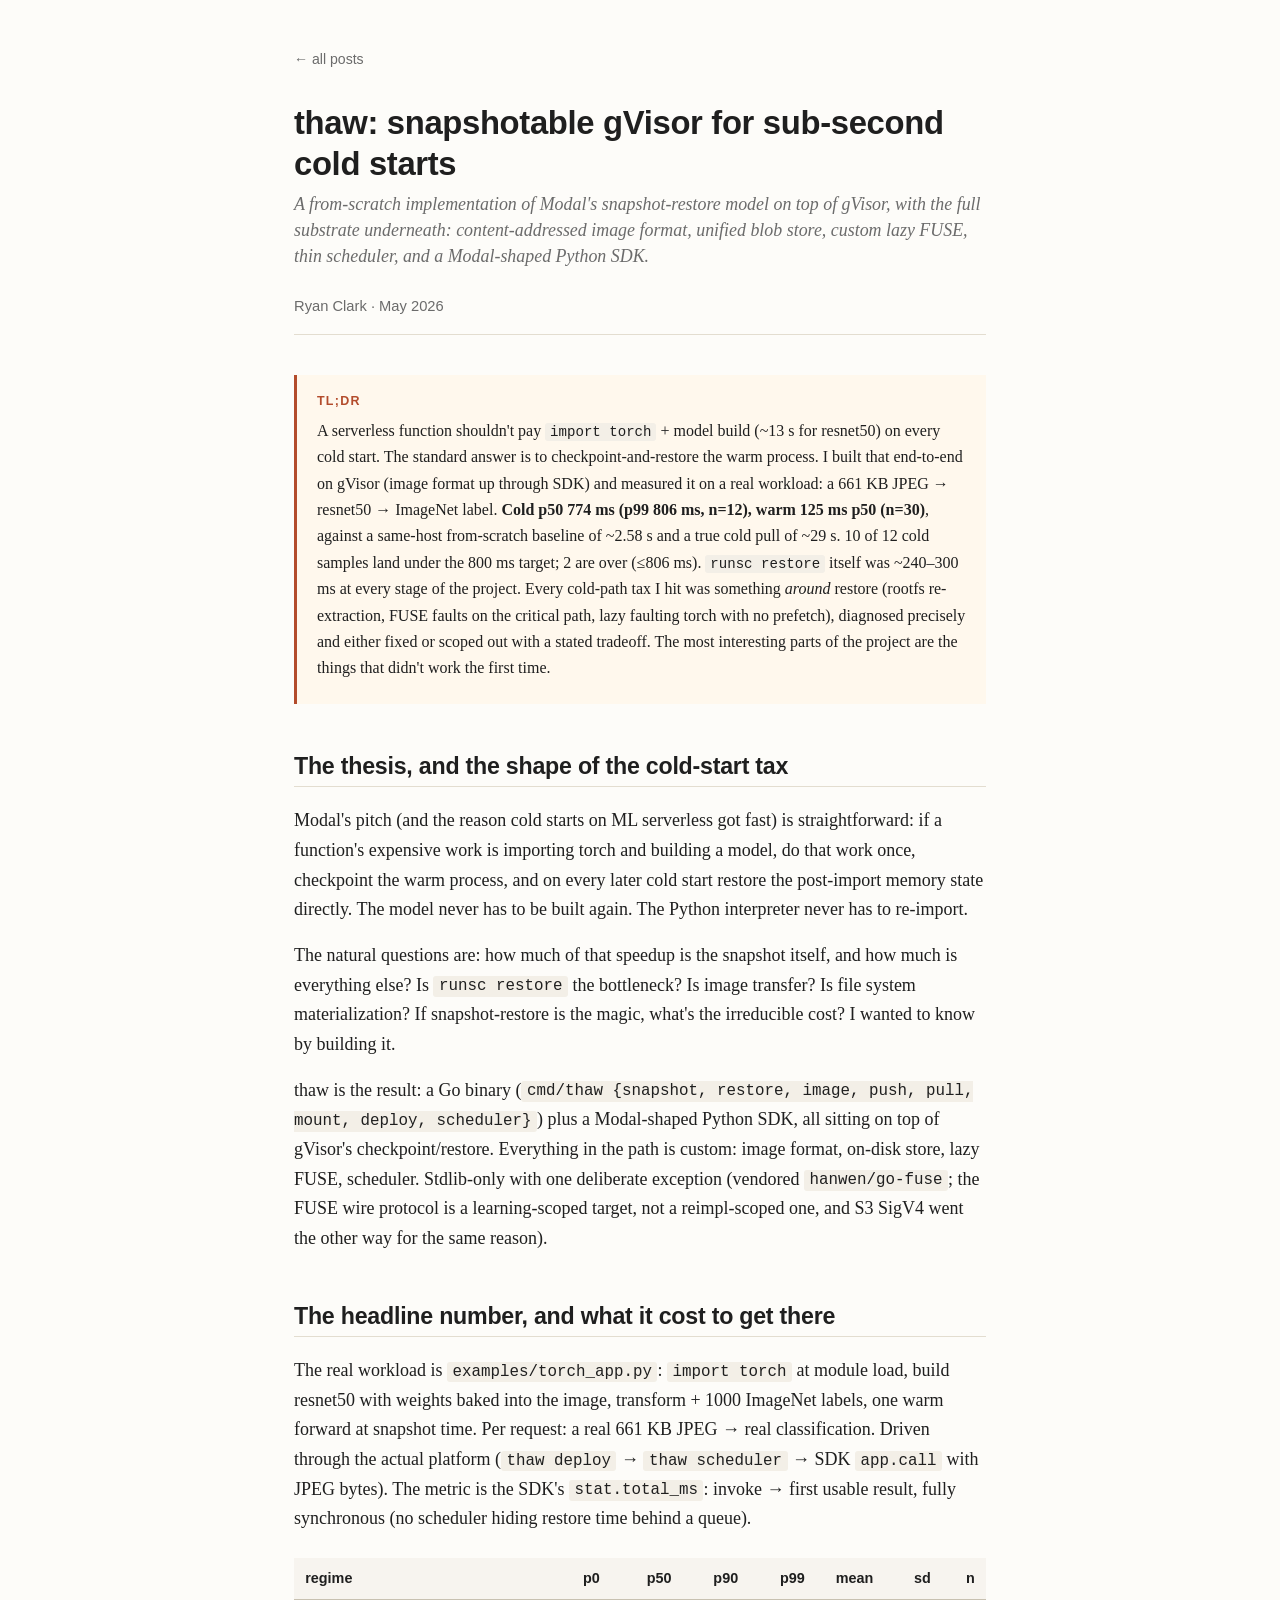
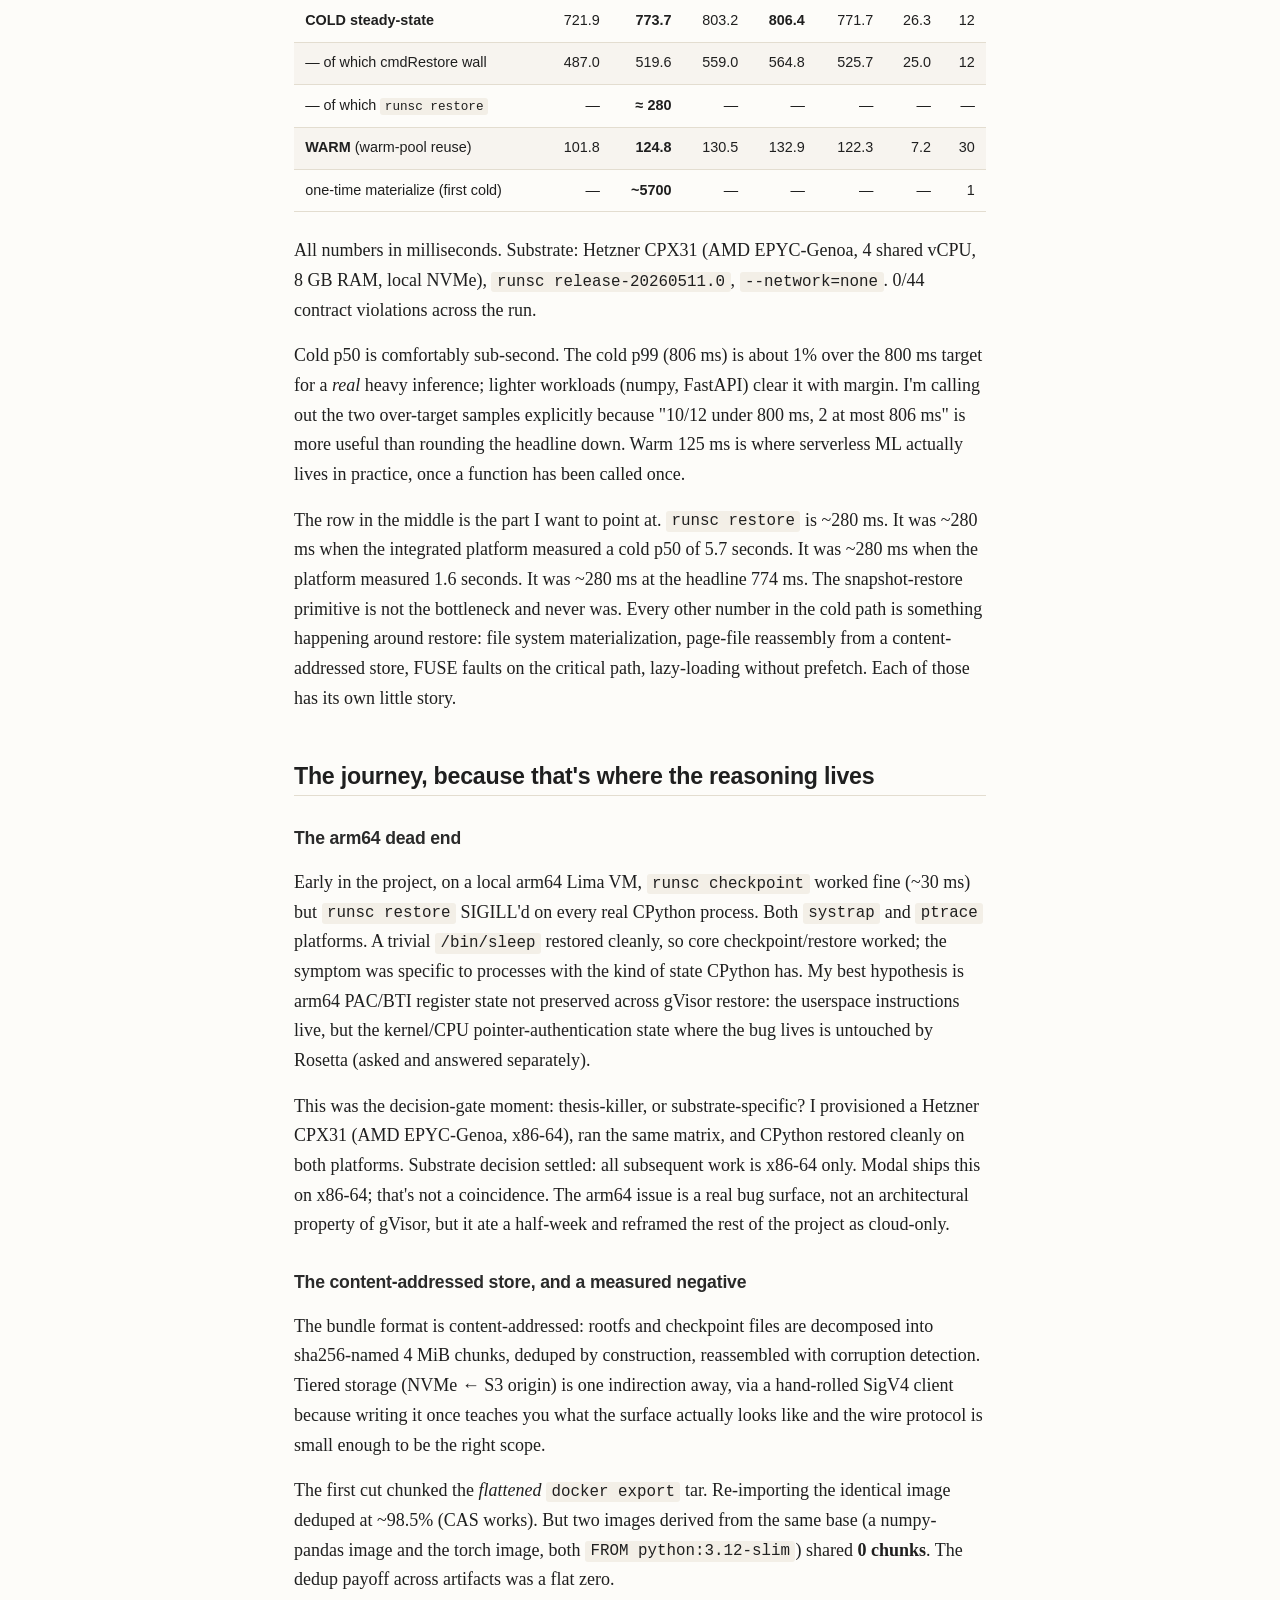
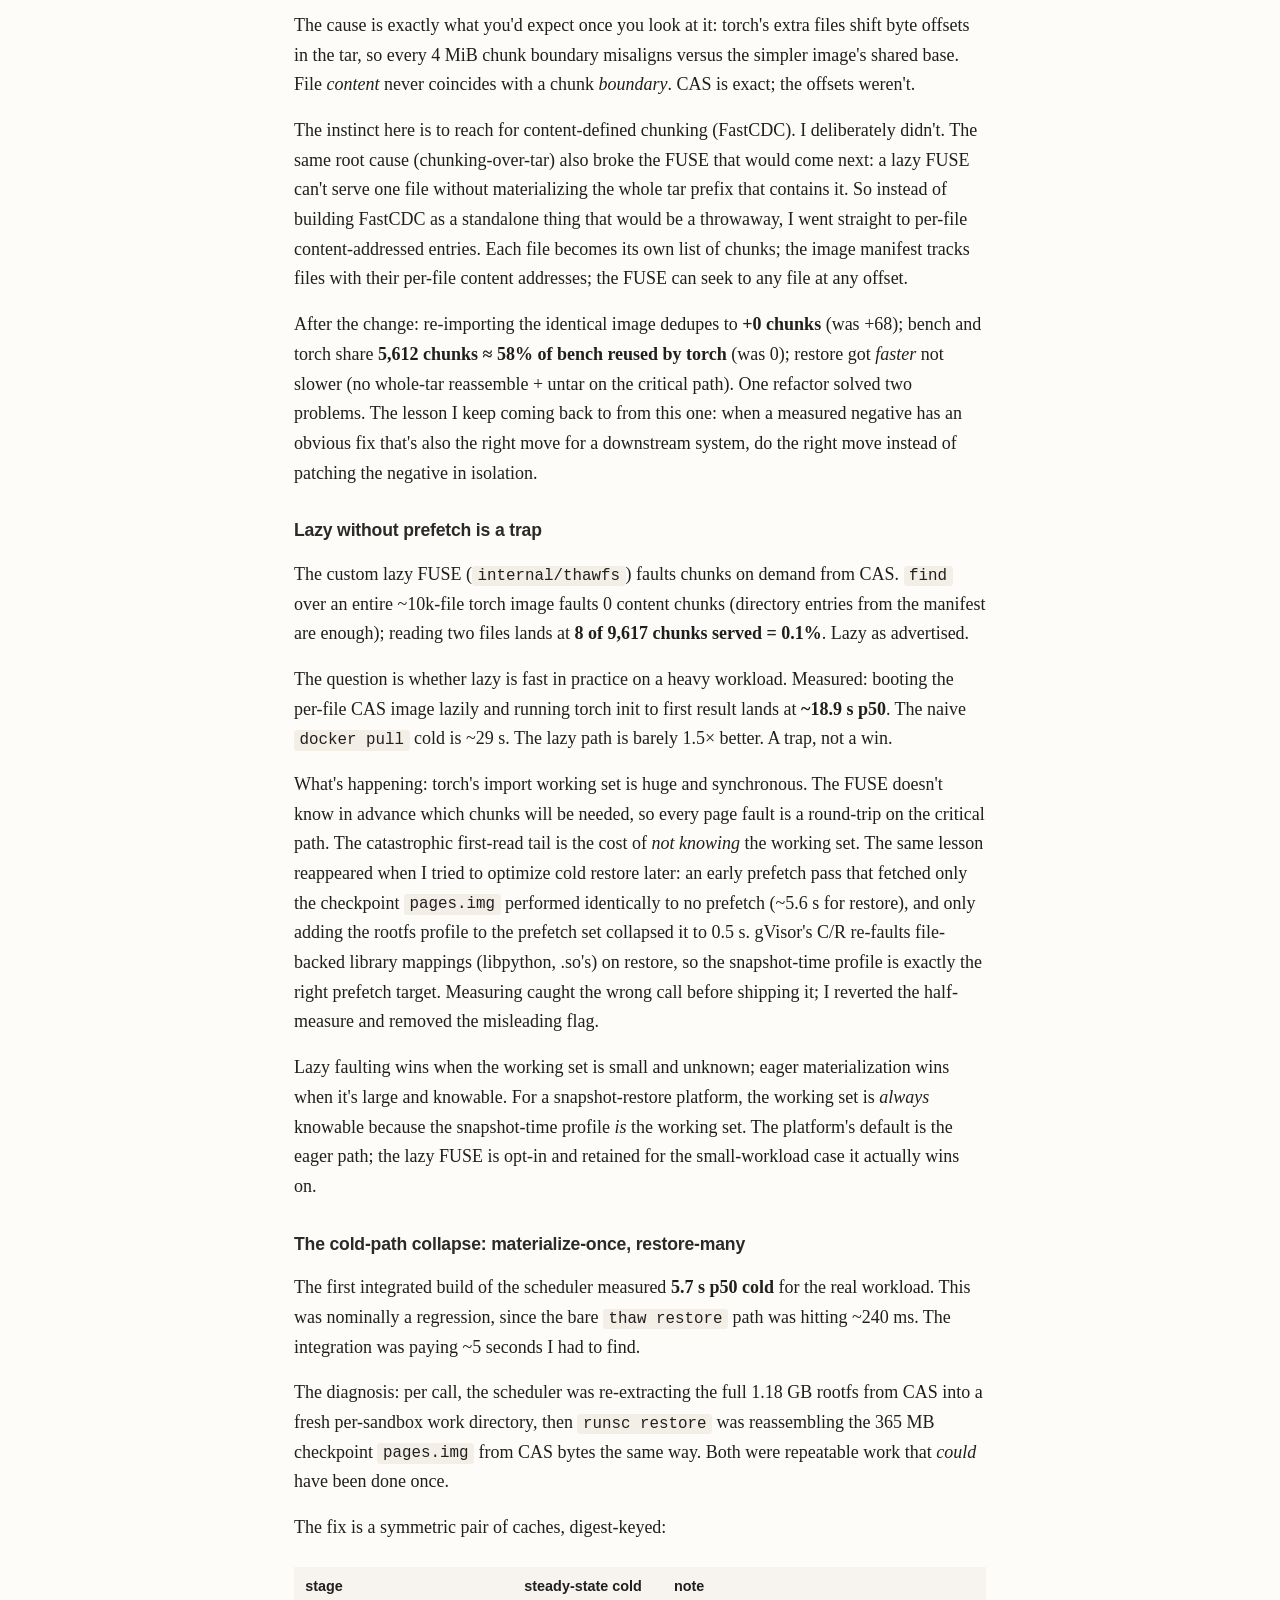
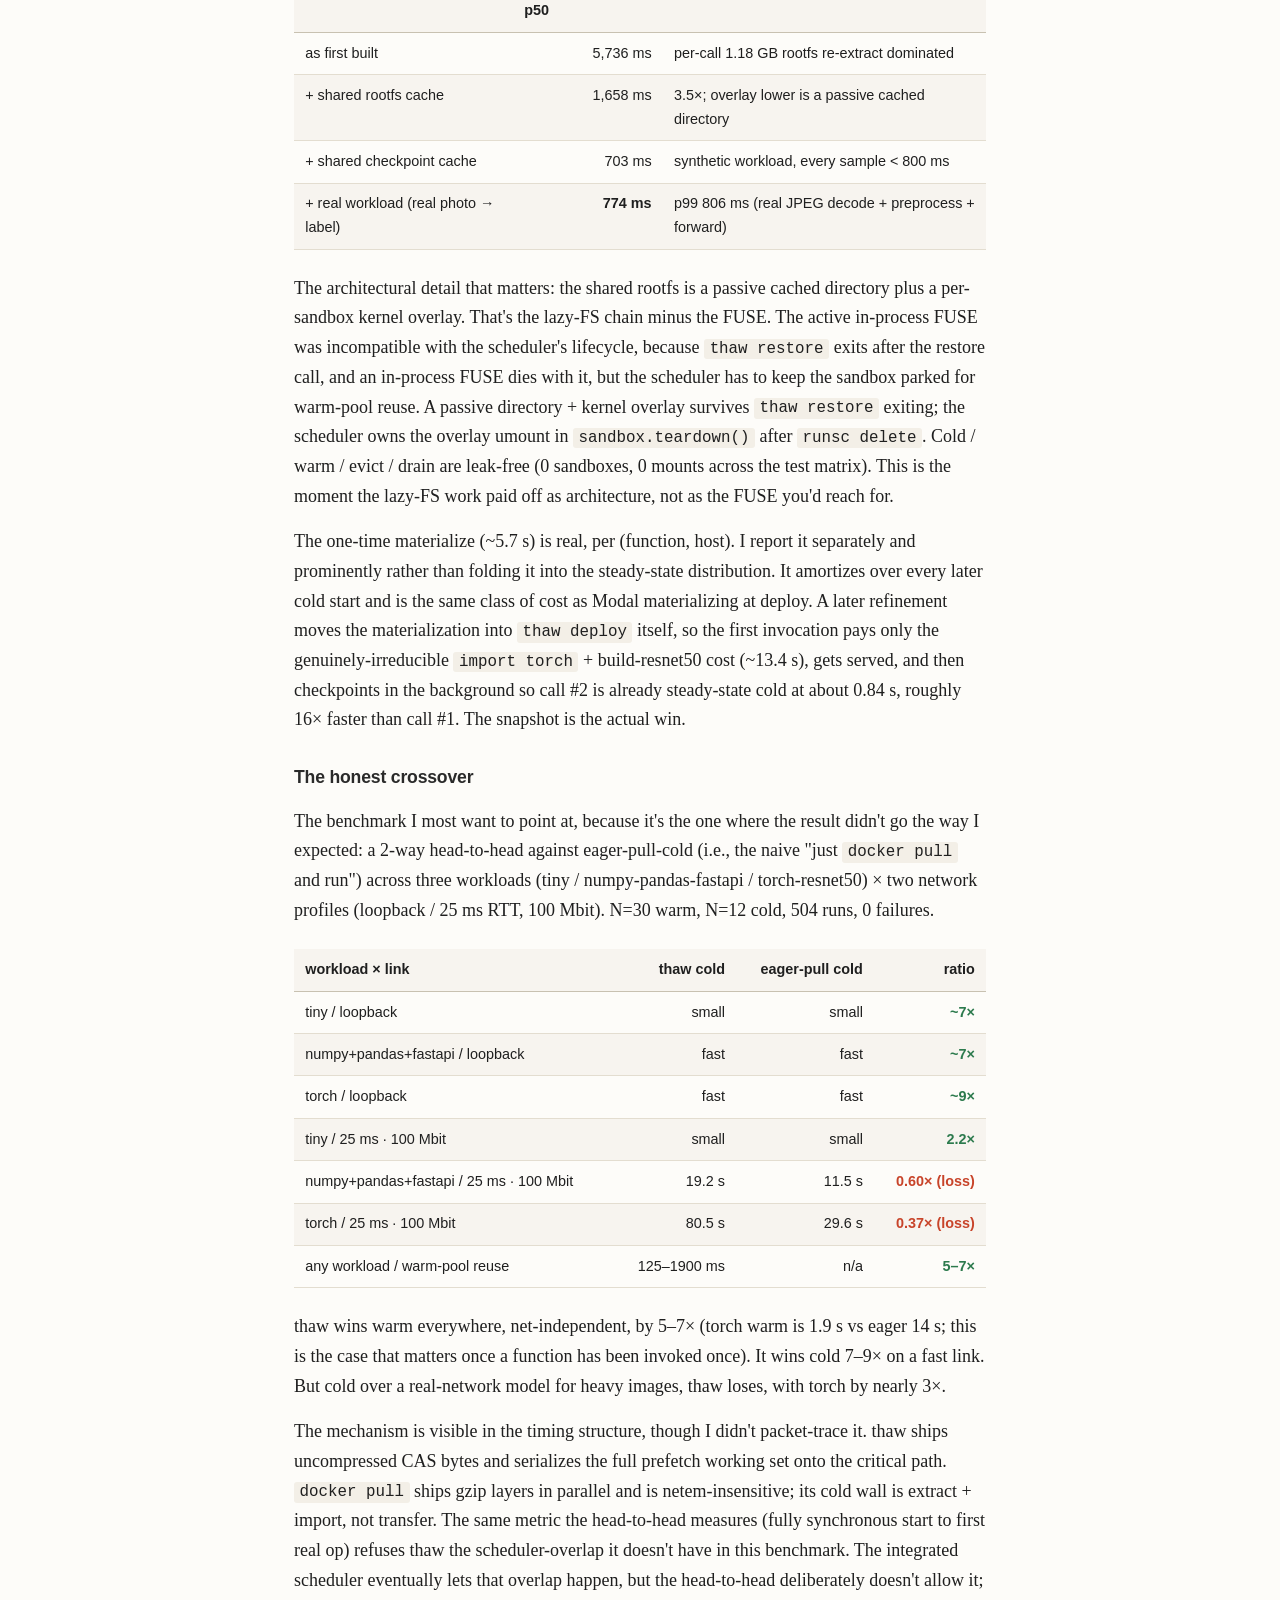
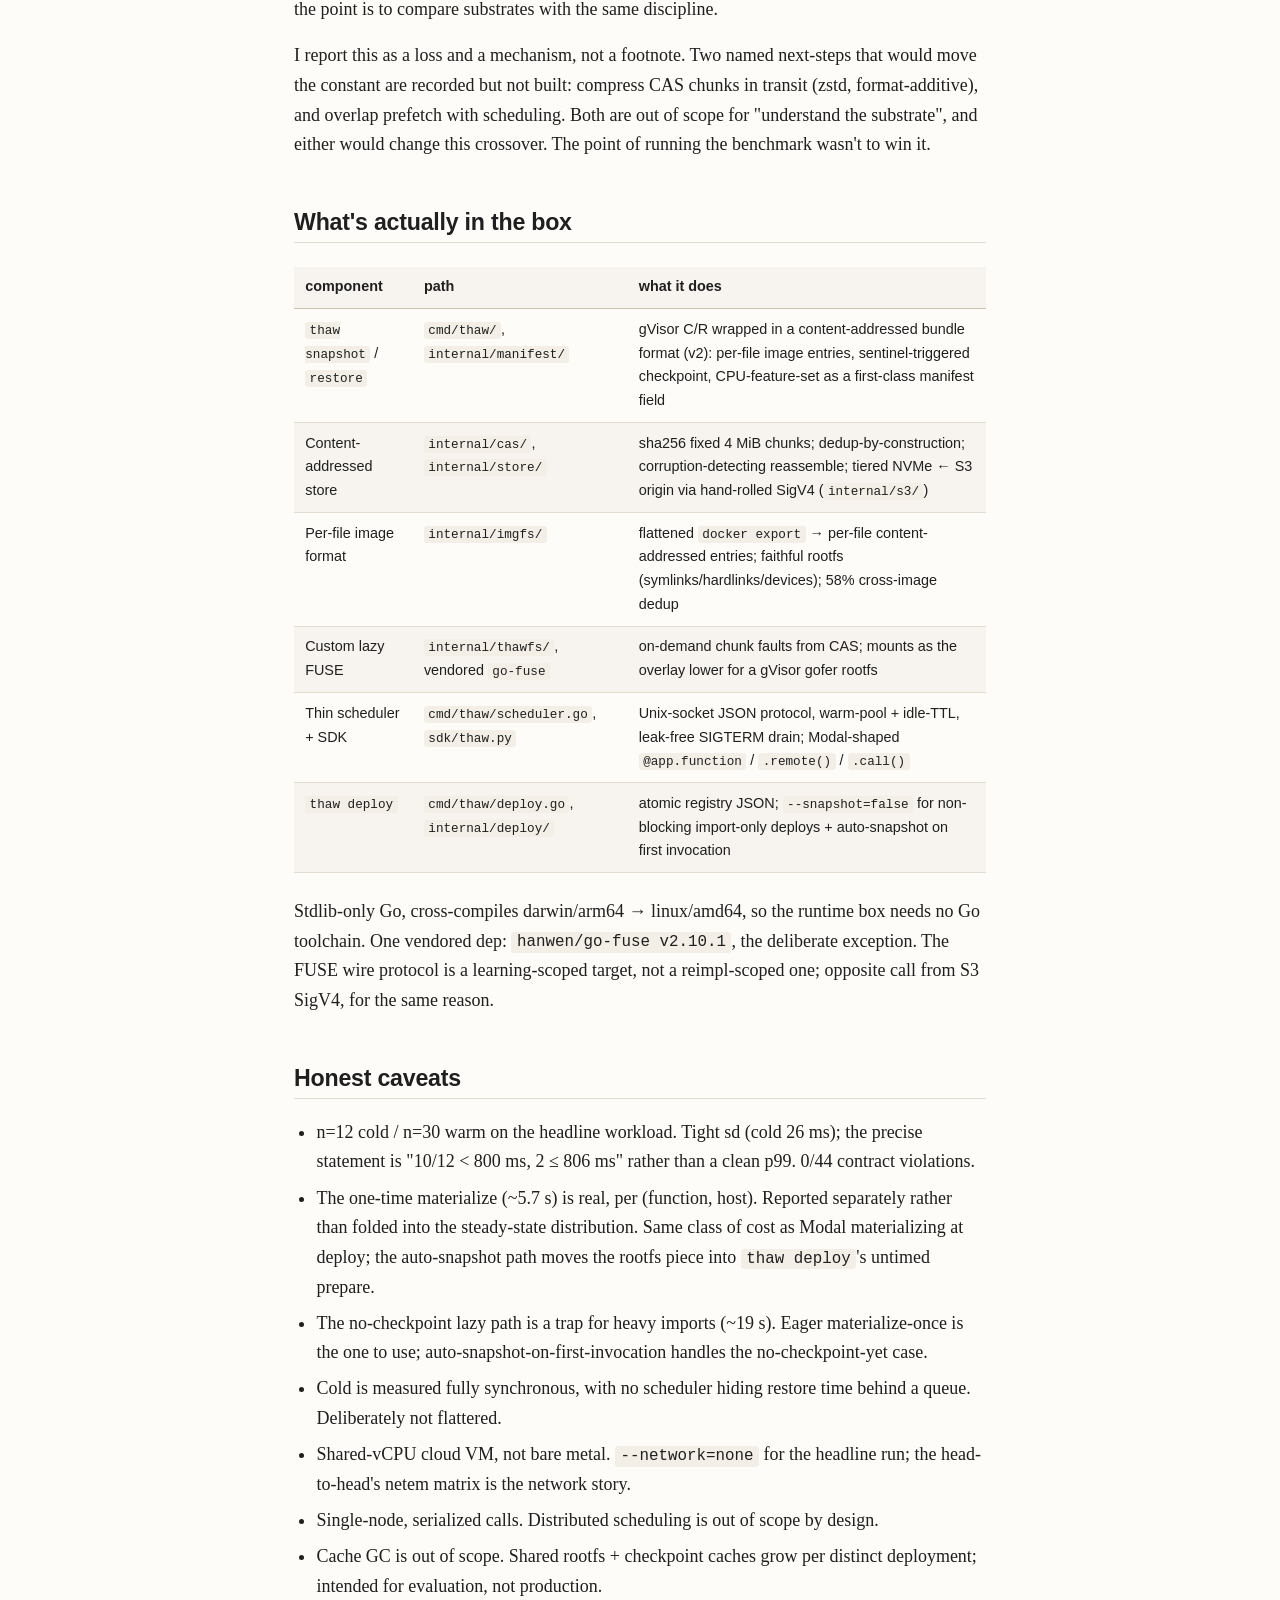
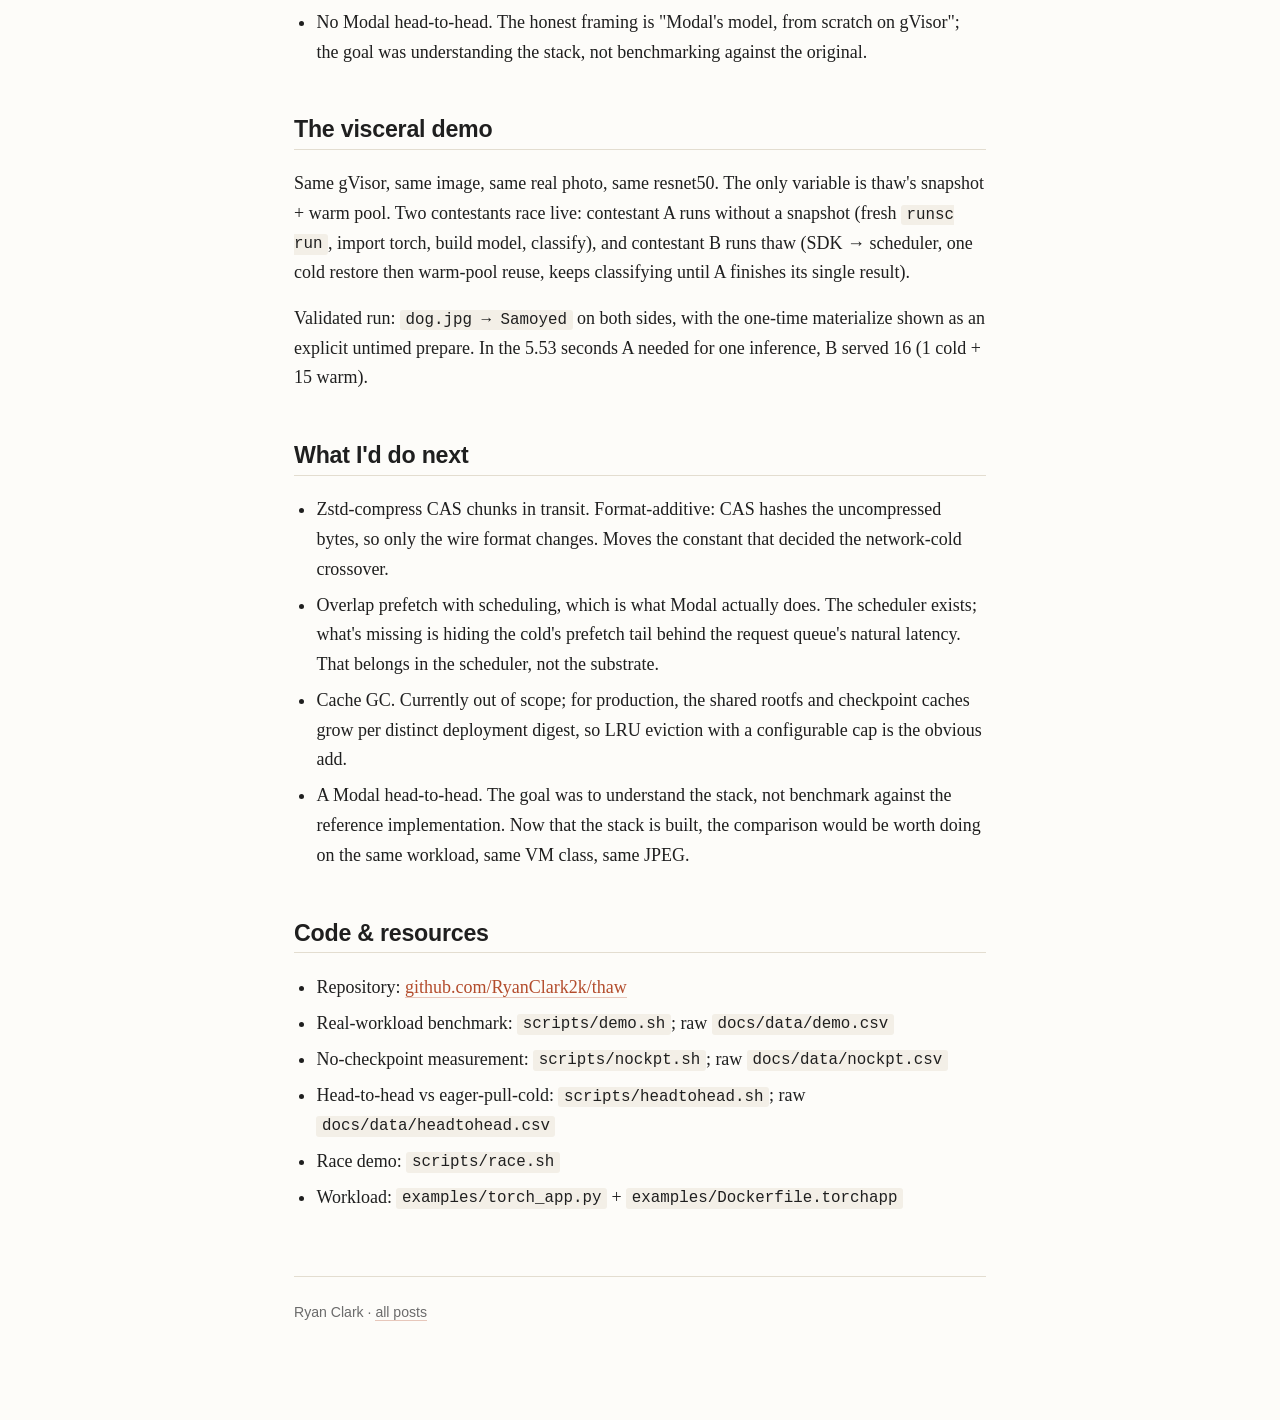
<file: thaw.html>
<!DOCTYPE html>
<html lang="en">
<head>
<meta charset="UTF-8">
<meta name="viewport" content="width=device-width, initial-scale=1.0">
<title>thaw: snapshotable gVisor for sub-second cold starts — Ryan Clark</title>
<style>
  :root {
    --bg: #fdfcf9;
    --text: #1f1f1f;
    --muted: #6b6b6b;
    --accent: #b34c2c;
    --rule: #e3ddd0;
    --code-bg: #f3efe7;
    --table-alt: rgba(243, 239, 231, 0.55);
    --callout-bg: #fff8ed;
  }
  * { box-sizing: border-box; }
  body {
    font-family: 'Charter', 'Iowan Old Style', 'Georgia', 'Times New Roman', serif;
    background: var(--bg);
    color: var(--text);
    line-height: 1.65;
    max-width: 740px;
    margin: 0 auto;
    padding: 3rem 1.5rem 6rem;
    font-size: 18px;
  }
  h1, h2, h3, h4, .sans { font-family: -apple-system, BlinkMacSystemFont, 'Inter', 'Helvetica Neue', sans-serif; font-weight: 700; line-height: 1.25; letter-spacing: -0.01em; }
  h1 { font-size: 2.05rem; margin: 0 0 0.4rem; }
  .subtitle { color: var(--muted); font-size: 1.12rem; font-style: italic; margin: 0 0 1.5rem; line-height: 1.45; }
  .meta { color: var(--muted); font-size: 0.92rem; border-bottom: 1px solid var(--rule); padding-bottom: 1rem; margin-bottom: 2.5rem; font-family: -apple-system, sans-serif; }
  .meta a { color: var(--muted); }
  h2 { font-size: 1.45rem; margin-top: 3rem; padding-bottom: 0.3rem; border-bottom: 1px solid var(--rule); }
  h3 { font-size: 1.1rem; margin-top: 2rem; color: #2a2a2a; }
  p { margin: 1rem 0; }
  a { color: var(--accent); text-decoration: none; border-bottom: 1px solid rgba(179, 76, 44, 0.3); }
  a:hover { border-bottom-color: var(--accent); }
  .tldr { background: var(--callout-bg); border-left: 3px solid var(--accent); padding: 1rem 1.25rem; margin: 1.5rem 0 2.5rem; font-size: 1rem; }
  .tldr p { margin: 0.4rem 0; }
  .tldr-label { display: block; font-family: -apple-system, sans-serif; font-size: 0.78rem; letter-spacing: 0.1em; text-transform: uppercase; color: var(--accent); margin-bottom: 0.3rem; font-weight: 600; }
  code { font-family: 'Menlo', 'Monaco', 'Consolas', monospace; font-size: 0.88em; background: var(--code-bg); padding: 0.08em 0.35em; border-radius: 3px; }
  pre { background: var(--code-bg); padding: 1rem; border-radius: 4px; overflow-x: auto; font-size: 0.88rem; line-height: 1.5; }
  pre code { background: transparent; padding: 0; font-size: inherit; }
  table { border-collapse: collapse; width: 100%; margin: 1.5rem 0; font-size: 0.9rem; font-family: -apple-system, sans-serif; }
  th, td { padding: 0.55rem 0.7rem; text-align: left; border-bottom: 1px solid var(--rule); vertical-align: top; }
  th { background: var(--table-alt); font-weight: 600; border-bottom: 1px solid #c8c1b1; }
  td.num, th.num { text-align: right; font-variant-numeric: tabular-nums; }
  tr:nth-child(even) td { background: var(--table-alt); }
  .pos { color: #2c7a4d; font-weight: 600; }
  .neg { color: #c8442a; font-weight: 600; }
  .callout { border: 1px solid var(--rule); border-radius: 4px; padding: 0.9rem 1.1rem; margin: 1.25rem 0; font-size: 0.97rem; background: rgba(243, 239, 231, 0.45); }
  blockquote { border-left: 3px solid var(--rule); margin: 1.25rem 0; padding: 0.2rem 0 0.2rem 1rem; color: var(--muted); font-style: italic; }
  ul, ol { padding-left: 1.4rem; }
  li { margin: 0.4rem 0; }
  .footer { margin-top: 4rem; padding-top: 1.5rem; border-top: 1px solid var(--rule); font-family: -apple-system, sans-serif; font-size: 0.88rem; color: var(--muted); }
  .footer a { color: var(--muted); }
  .nav-back { font-family: -apple-system, sans-serif; font-size: 0.88rem; margin-bottom: 2rem; }
  .nav-back a { color: var(--muted); border-bottom: 1px solid transparent; }
  .nav-back a:hover { border-bottom-color: var(--muted); }
</style>
</head>
<body>

<div class="nav-back"><a href="./index.html">← all posts</a></div>

<h1>thaw: snapshotable gVisor for sub-second cold starts</h1>
<p class="subtitle">A from-scratch implementation of Modal's snapshot-restore model on top of gVisor, with the full substrate underneath: content-addressed image format, unified blob store, custom lazy FUSE, thin scheduler, and a Modal-shaped Python SDK.</p>
<p class="meta">Ryan Clark · May 2026</p>

<div class="tldr">
  <span class="tldr-label">TL;DR</span>
  <p>A serverless function shouldn't pay <code>import torch</code> + model build (~13 s for resnet50) on every cold start. The standard answer is to checkpoint-and-restore the warm process. I built that end-to-end on gVisor (image format up through SDK) and measured it on a real workload: a 661 KB JPEG → resnet50 → ImageNet label. <strong>Cold p50 774 ms (p99 806 ms, n=12), warm 125 ms p50 (n=30)</strong>, against a same-host from-scratch baseline of ~2.58 s and a true cold pull of ~29 s. 10 of 12 cold samples land under the 800 ms target; 2 are over (≤806 ms). <code>runsc restore</code> itself was ~240–300 ms at every stage of the project. Every cold-path tax I hit was something <em>around</em> restore (rootfs re-extraction, FUSE faults on the critical path, lazy faulting torch with no prefetch), diagnosed precisely and either fixed or scoped out with a stated tradeoff. The most interesting parts of the project are the things that didn't work the first time.</p>
</div>

<h2>The thesis, and the shape of the cold-start tax</h2>

<p>Modal's pitch (and the reason cold starts on ML serverless got fast) is straightforward: if a function's expensive work is importing torch and building a model, do that work once, checkpoint the warm process, and on every later cold start restore the post-import memory state directly. The model never has to be built again. The Python interpreter never has to re-import.</p>

<p>The natural questions are: how much of that speedup is the snapshot itself, and how much is everything else? Is <code>runsc restore</code> the bottleneck? Is image transfer? Is file system materialization? If snapshot-restore is the magic, what's the irreducible cost? I wanted to know by building it.</p>

<p>thaw is the result: a Go binary (<code>cmd/thaw {snapshot, restore, image, push, pull, mount, deploy, scheduler}</code>) plus a Modal-shaped Python SDK, all sitting on top of gVisor's checkpoint/restore. Everything in the path is custom: image format, on-disk store, lazy FUSE, scheduler. Stdlib-only with one deliberate exception (vendored <code>hanwen/go-fuse</code>; the FUSE wire protocol is a learning-scoped target, not a reimpl-scoped one, and S3 SigV4 went the other way for the same reason).</p>

<h2>The headline number, and what it cost to get there</h2>

<p>The real workload is <code>examples/torch_app.py</code>: <code>import torch</code> at module load, build resnet50 with weights baked into the image, transform + 1000 ImageNet labels, one warm forward at snapshot time. Per request: a real 661 KB JPEG → real classification. Driven through the actual platform (<code>thaw deploy</code> → <code>thaw scheduler</code> → SDK <code>app.call</code> with JPEG bytes). The metric is the SDK's <code>stat.total_ms</code>: invoke → first usable result, fully synchronous (no scheduler hiding restore time behind a queue).</p>

<table>
  <thead>
    <tr><th>regime</th><th class="num">p0</th><th class="num">p50</th><th class="num">p90</th><th class="num">p99</th><th class="num">mean</th><th class="num">sd</th><th class="num">n</th></tr>
  </thead>
  <tbody>
    <tr><td><strong>COLD steady-state</strong></td><td class="num">721.9</td><td class="num"><strong>773.7</strong></td><td class="num">803.2</td><td class="num"><strong>806.4</strong></td><td class="num">771.7</td><td class="num">26.3</td><td class="num">12</td></tr>
    <tr><td> — of which cmdRestore wall</td><td class="num">487.0</td><td class="num">519.6</td><td class="num">559.0</td><td class="num">564.8</td><td class="num">525.7</td><td class="num">25.0</td><td class="num">12</td></tr>
    <tr><td> — of which <code>runsc restore</code></td><td class="num">—</td><td class="num"><strong>≈ 280</strong></td><td class="num">—</td><td class="num">—</td><td class="num">—</td><td class="num">—</td><td class="num">—</td></tr>
    <tr><td><strong>WARM</strong> (warm-pool reuse)</td><td class="num">101.8</td><td class="num"><strong>124.8</strong></td><td class="num">130.5</td><td class="num">132.9</td><td class="num">122.3</td><td class="num">7.2</td><td class="num">30</td></tr>
    <tr><td>one-time materialize (first cold)</td><td class="num">—</td><td class="num"><strong>~5700</strong></td><td class="num">—</td><td class="num">—</td><td class="num">—</td><td class="num">—</td><td class="num">1</td></tr>
  </tbody>
</table>

<p>All numbers in milliseconds. Substrate: Hetzner CPX31 (AMD EPYC-Genoa, 4 shared vCPU, 8 GB RAM, local NVMe), <code>runsc release-20260511.0</code>, <code>--network=none</code>. 0/44 contract violations across the run.</p>

<p>Cold p50 is comfortably sub-second. The cold p99 (806 ms) is about 1% over the 800 ms target for a <em>real</em> heavy inference; lighter workloads (numpy, FastAPI) clear it with margin. I'm calling out the two over-target samples explicitly because "10/12 under 800 ms, 2 at most 806 ms" is more useful than rounding the headline down. Warm 125 ms is where serverless ML actually lives in practice, once a function has been called once.</p>

<p>The row in the middle is the part I want to point at. <code>runsc restore</code> is ~280 ms. It was ~280 ms when the integrated platform measured a cold p50 of 5.7 seconds. It was ~280 ms when the platform measured 1.6 seconds. It was ~280 ms at the headline 774 ms. The snapshot-restore primitive is not the bottleneck and never was. Every other number in the cold path is something happening around restore: file system materialization, page-file reassembly from a content-addressed store, FUSE faults on the critical path, lazy-loading without prefetch. Each of those has its own little story.</p>

<h2>The journey, because that's where the reasoning lives</h2>

<h3>The arm64 dead end</h3>

<p>Early in the project, on a local arm64 Lima VM, <code>runsc checkpoint</code> worked fine (~30 ms) but <code>runsc restore</code> SIGILL'd on every real CPython process. Both <code>systrap</code> and <code>ptrace</code> platforms. A trivial <code>/bin/sleep</code> restored cleanly, so core checkpoint/restore worked; the symptom was specific to processes with the kind of state CPython has. My best hypothesis is arm64 PAC/BTI register state not preserved across gVisor restore: the userspace instructions live, but the kernel/CPU pointer-authentication state where the bug lives is untouched by Rosetta (asked and answered separately).</p>

<p>This was the decision-gate moment: thesis-killer, or substrate-specific? I provisioned a Hetzner CPX31 (AMD EPYC-Genoa, x86-64), ran the same matrix, and CPython restored cleanly on both platforms. Substrate decision settled: all subsequent work is x86-64 only. Modal ships this on x86-64; that's not a coincidence. The arm64 issue is a real bug surface, not an architectural property of gVisor, but it ate a half-week and reframed the rest of the project as cloud-only.</p>

<h3>The content-addressed store, and a measured negative</h3>

<p>The bundle format is content-addressed: rootfs and checkpoint files are decomposed into sha256-named 4 MiB chunks, deduped by construction, reassembled with corruption detection. Tiered storage (NVMe ← S3 origin) is one indirection away, via a hand-rolled SigV4 client because writing it once teaches you what the surface actually looks like and the wire protocol is small enough to be the right scope.</p>

<p>The first cut chunked the <em>flattened</em> <code>docker export</code> tar. Re-importing the identical image deduped at ~98.5% (CAS works). But two images derived from the same base (a numpy-pandas image and the torch image, both <code>FROM python:3.12-slim</code>) shared <strong>0 chunks</strong>. The dedup payoff across artifacts was a flat zero.</p>

<p>The cause is exactly what you'd expect once you look at it: torch's extra files shift byte offsets in the tar, so every 4 MiB chunk boundary misaligns versus the simpler image's shared base. File <em>content</em> never coincides with a chunk <em>boundary</em>. CAS is exact; the offsets weren't.</p>

<p>The instinct here is to reach for content-defined chunking (FastCDC). I deliberately didn't. The same root cause (chunking-over-tar) also broke the FUSE that would come next: a lazy FUSE can't serve one file without materializing the whole tar prefix that contains it. So instead of building FastCDC as a standalone thing that would be a throwaway, I went straight to per-file content-addressed entries. Each file becomes its own list of chunks; the image manifest tracks files with their per-file content addresses; the FUSE can seek to any file at any offset.</p>

<p>After the change: re-importing the identical image dedupes to <strong>+0 chunks</strong> (was +68); bench and torch share <strong>5,612 chunks ≈ 58% of bench reused by torch</strong> (was 0); restore got <em>faster</em> not slower (no whole-tar reassemble + untar on the critical path). One refactor solved two problems. The lesson I keep coming back to from this one: when a measured negative has an obvious fix that's also the right move for a downstream system, do the right move instead of patching the negative in isolation.</p>

<h3>Lazy without prefetch is a trap</h3>

<p>The custom lazy FUSE (<code>internal/thawfs</code>) faults chunks on demand from CAS. <code>find</code> over an entire ~10k-file torch image faults 0 content chunks (directory entries from the manifest are enough); reading two files lands at <strong>8 of 9,617 chunks served = 0.1%</strong>. Lazy as advertised.</p>

<p>The question is whether lazy is fast in practice on a heavy workload. Measured: booting the per-file CAS image lazily and running torch init to first result lands at <strong>~18.9 s p50</strong>. The naive <code>docker pull</code> cold is ~29 s. The lazy path is barely 1.5× better. A trap, not a win.</p>

<p>What's happening: torch's import working set is huge and synchronous. The FUSE doesn't know in advance which chunks will be needed, so every page fault is a round-trip on the critical path. The catastrophic first-read tail is the cost of <em>not knowing</em> the working set. The same lesson reappeared when I tried to optimize cold restore later: an early prefetch pass that fetched only the checkpoint <code>pages.img</code> performed identically to no prefetch (~5.6 s for restore), and only adding the rootfs profile to the prefetch set collapsed it to 0.5 s. gVisor's C/R re-faults file-backed library mappings (libpython, .so's) on restore, so the snapshot-time profile is exactly the right prefetch target. Measuring caught the wrong call before shipping it; I reverted the half-measure and removed the misleading flag.</p>

<p>Lazy faulting wins when the working set is small and unknown; eager materialization wins when it's large and knowable. For a snapshot-restore platform, the working set is <em>always</em> knowable because the snapshot-time profile <em>is</em> the working set. The platform's default is the eager path; the lazy FUSE is opt-in and retained for the small-workload case it actually wins on.</p>

<h3>The cold-path collapse: materialize-once, restore-many</h3>

<p>The first integrated build of the scheduler measured <strong>5.7 s p50 cold</strong> for the real workload. This was nominally a regression, since the bare <code>thaw restore</code> path was hitting ~240 ms. The integration was paying ~5 seconds I had to find.</p>

<p>The diagnosis: per call, the scheduler was re-extracting the full 1.18 GB rootfs from CAS into a fresh per-sandbox work directory, then <code>runsc restore</code> was reassembling the 365 MB checkpoint <code>pages.img</code> from CAS bytes the same way. Both were repeatable work that <em>could</em> have been done once.</p>

<p>The fix is a symmetric pair of caches, digest-keyed:</p>

<table>
  <thead>
    <tr><th>stage</th><th>steady-state cold p50</th><th>note</th></tr>
  </thead>
  <tbody>
    <tr><td>as first built</td><td class="num">5,736 ms</td><td>per-call 1.18 GB rootfs re-extract dominated</td></tr>
    <tr><td>+ shared rootfs cache</td><td class="num">1,658 ms</td><td>3.5×; overlay lower is a passive cached directory</td></tr>
    <tr><td>+ shared checkpoint cache</td><td class="num">703 ms</td><td>synthetic workload, every sample &lt; 800 ms</td></tr>
    <tr><td>+ real workload (real photo → label)</td><td class="num"><strong>774 ms</strong></td><td>p99 806 ms (real JPEG decode + preprocess + forward)</td></tr>
  </tbody>
</table>

<p>The architectural detail that matters: the shared rootfs is a passive cached directory plus a per-sandbox kernel overlay. That's the lazy-FS chain minus the FUSE. The active in-process FUSE was incompatible with the scheduler's lifecycle, because <code>thaw restore</code> exits after the restore call, and an in-process FUSE dies with it, but the scheduler has to keep the sandbox parked for warm-pool reuse. A passive directory + kernel overlay survives <code>thaw restore</code> exiting; the scheduler owns the overlay umount in <code>sandbox.teardown()</code> after <code>runsc delete</code>. Cold / warm / evict / drain are leak-free (0 sandboxes, 0 mounts across the test matrix). This is the moment the lazy-FS work paid off as architecture, not as the FUSE you'd reach for.</p>

<p>The one-time materialize (~5.7 s) is real, per (function, host). I report it separately and prominently rather than folding it into the steady-state distribution. It amortizes over every later cold start and is the same class of cost as Modal materializing at deploy. A later refinement moves the materialization into <code>thaw deploy</code> itself, so the first invocation pays only the genuinely-irreducible <code>import torch</code> + build-resnet50 cost (~13.4 s), gets served, and then checkpoints in the background so call #2 is already steady-state cold at about 0.84 s, roughly 16× faster than call #1. The snapshot is the actual win.</p>

<h3>The honest crossover</h3>

<p>The benchmark I most want to point at, because it's the one where the result didn't go the way I expected: a 2-way head-to-head against eager-pull-cold (i.e., the naive "just <code>docker pull</code> and run") across three workloads (tiny / numpy-pandas-fastapi / torch-resnet50) × two network profiles (loopback / 25 ms RTT, 100 Mbit). N=30 warm, N=12 cold, 504 runs, 0 failures.</p>

<table>
  <thead>
    <tr><th>workload × link</th><th class="num">thaw cold</th><th class="num">eager-pull cold</th><th class="num">ratio</th></tr>
  </thead>
  <tbody>
    <tr><td>tiny / loopback</td><td class="num">small</td><td class="num">small</td><td class="num"><span class="pos">~7×</span></td></tr>
    <tr><td>numpy+pandas+fastapi / loopback</td><td class="num">fast</td><td class="num">fast</td><td class="num"><span class="pos">~7×</span></td></tr>
    <tr><td>torch / loopback</td><td class="num">fast</td><td class="num">fast</td><td class="num"><span class="pos">~9×</span></td></tr>
    <tr><td>tiny / 25 ms · 100 Mbit</td><td class="num">small</td><td class="num">small</td><td class="num"><span class="pos">2.2×</span></td></tr>
    <tr><td>numpy+pandas+fastapi / 25 ms · 100 Mbit</td><td class="num">19.2 s</td><td class="num">11.5 s</td><td class="num"><span class="neg">0.60× (loss)</span></td></tr>
    <tr><td>torch / 25 ms · 100 Mbit</td><td class="num">80.5 s</td><td class="num">29.6 s</td><td class="num"><span class="neg">0.37× (loss)</span></td></tr>
    <tr><td>any workload / warm-pool reuse</td><td class="num">125–1900 ms</td><td class="num">n/a</td><td class="num"><span class="pos">5–7×</span></td></tr>
  </tbody>
</table>

<p>thaw wins warm everywhere, net-independent, by 5–7× (torch warm is 1.9 s vs eager 14 s; this is the case that matters once a function has been invoked once). It wins cold 7–9× on a fast link. But cold over a real-network model for heavy images, thaw loses, with torch by nearly 3×.</p>

<p>The mechanism is visible in the timing structure, though I didn't packet-trace it. thaw ships uncompressed CAS bytes and serializes the full prefetch working set onto the critical path. <code>docker pull</code> ships gzip layers in parallel and is netem-insensitive; its cold wall is extract + import, not transfer. The same metric the head-to-head measures (fully synchronous start to first real op) refuses thaw the scheduler-overlap it doesn't have in this benchmark. The integrated scheduler eventually lets that overlap happen, but the head-to-head deliberately doesn't allow it; the point is to compare substrates with the same discipline.</p>

<p>I report this as a loss and a mechanism, not a footnote. Two named next-steps that would move the constant are recorded but not built: compress CAS chunks in transit (zstd, format-additive), and overlap prefetch with scheduling. Both are out of scope for "understand the substrate", and either would change this crossover. The point of running the benchmark wasn't to win it.</p>

<h2>What's actually in the box</h2>

<table>
  <thead>
    <tr><th>component</th><th>path</th><th>what it does</th></tr>
  </thead>
  <tbody>
    <tr><td><code>thaw snapshot</code> / <code>restore</code></td><td><code>cmd/thaw/</code>, <code>internal/manifest/</code></td><td>gVisor C/R wrapped in a content-addressed bundle format (v2): per-file image entries, sentinel-triggered checkpoint, CPU-feature-set as a first-class manifest field</td></tr>
    <tr><td>Content-addressed store</td><td><code>internal/cas/</code>, <code>internal/store/</code></td><td>sha256 fixed 4 MiB chunks; dedup-by-construction; corruption-detecting reassemble; tiered NVMe ← S3 origin via hand-rolled SigV4 (<code>internal/s3/</code>)</td></tr>
    <tr><td>Per-file image format</td><td><code>internal/imgfs/</code></td><td>flattened <code>docker export</code> → per-file content-addressed entries; faithful rootfs (symlinks/hardlinks/devices); 58% cross-image dedup</td></tr>
    <tr><td>Custom lazy FUSE</td><td><code>internal/thawfs/</code>, vendored <code>go-fuse</code></td><td>on-demand chunk faults from CAS; mounts as the overlay lower for a gVisor gofer rootfs</td></tr>
    <tr><td>Thin scheduler + SDK</td><td><code>cmd/thaw/scheduler.go</code>, <code>sdk/thaw.py</code></td><td>Unix-socket JSON protocol, warm-pool + idle-TTL, leak-free SIGTERM drain; Modal-shaped <code>@app.function</code> / <code>.remote()</code> / <code>.call()</code></td></tr>
    <tr><td><code>thaw deploy</code></td><td><code>cmd/thaw/deploy.go</code>, <code>internal/deploy/</code></td><td>atomic registry JSON; <code>--snapshot=false</code> for non-blocking import-only deploys + auto-snapshot on first invocation</td></tr>
  </tbody>
</table>

<p>Stdlib-only Go, cross-compiles darwin/arm64 → linux/amd64, so the runtime box needs no Go toolchain. One vendored dep: <code>hanwen/go-fuse v2.10.1</code>, the deliberate exception. The FUSE wire protocol is a learning-scoped target, not a reimpl-scoped one; opposite call from S3 SigV4, for the same reason.</p>

<h2>Honest caveats</h2>

<ul>
  <li>n=12 cold / n=30 warm on the headline workload. Tight sd (cold 26 ms); the precise statement is "10/12 &lt; 800 ms, 2 ≤ 806 ms" rather than a clean p99. 0/44 contract violations.</li>
  <li>The one-time materialize (~5.7 s) is real, per (function, host). Reported separately rather than folded into the steady-state distribution. Same class of cost as Modal materializing at deploy; the auto-snapshot path moves the rootfs piece into <code>thaw deploy</code>'s untimed prepare.</li>
  <li>The no-checkpoint lazy path is a trap for heavy imports (~19 s). Eager materialize-once is the one to use; auto-snapshot-on-first-invocation handles the no-checkpoint-yet case.</li>
  <li>Cold is measured fully synchronous, with no scheduler hiding restore time behind a queue. Deliberately not flattered.</li>
  <li>Shared-vCPU cloud VM, not bare metal. <code>--network=none</code> for the headline run; the head-to-head's netem matrix is the network story.</li>
  <li>Single-node, serialized calls. Distributed scheduling is out of scope by design.</li>
  <li>Cache GC is out of scope. Shared rootfs + checkpoint caches grow per distinct deployment; intended for evaluation, not production.</li>
  <li>No Modal head-to-head. The honest framing is "Modal's model, from scratch on gVisor"; the goal was understanding the stack, not benchmarking against the original.</li>
</ul>

<h2>The visceral demo</h2>

<p>Same gVisor, same image, same real photo, same resnet50. The only variable is thaw's snapshot + warm pool. Two contestants race live: contestant A runs without a snapshot (fresh <code>runsc run</code>, import torch, build model, classify), and contestant B runs thaw (SDK → scheduler, one cold restore then warm-pool reuse, keeps classifying until A finishes its single result).</p>

<p>Validated run: <code>dog.jpg → Samoyed</code> on both sides, with the one-time materialize shown as an explicit untimed prepare. In the 5.53 seconds A needed for one inference, B served 16 (1 cold + 15 warm).</p>

<h2>What I'd do next</h2>

<ul>
  <li>Zstd-compress CAS chunks in transit. Format-additive: CAS hashes the uncompressed bytes, so only the wire format changes. Moves the constant that decided the network-cold crossover.</li>
  <li>Overlap prefetch with scheduling, which is what Modal actually does. The scheduler exists; what's missing is hiding the cold's prefetch tail behind the request queue's natural latency. That belongs in the scheduler, not the substrate.</li>
  <li>Cache GC. Currently out of scope; for production, the shared rootfs and checkpoint caches grow per distinct deployment digest, so LRU eviction with a configurable cap is the obvious add.</li>
  <li>A Modal head-to-head. The goal was to understand the stack, not benchmark against the reference implementation. Now that the stack is built, the comparison would be worth doing on the same workload, same VM class, same JPEG.</li>
</ul>

<h2>Code &amp; resources</h2>

<ul>
  <li>Repository: <a href="https://github.com/RyanClark2k/thaw">github.com/RyanClark2k/thaw</a></li>
  <li>Real-workload benchmark: <code>scripts/demo.sh</code>; raw <code>docs/data/demo.csv</code></li>
  <li>No-checkpoint measurement: <code>scripts/nockpt.sh</code>; raw <code>docs/data/nockpt.csv</code></li>
  <li>Head-to-head vs eager-pull-cold: <code>scripts/headtohead.sh</code>; raw <code>docs/data/headtohead.csv</code></li>
  <li>Race demo: <code>scripts/race.sh</code></li>
  <li>Workload: <code>examples/torch_app.py</code> + <code>examples/Dockerfile.torchapp</code></li>
</ul>

<div class="footer">
  Ryan Clark · <a href="./index.html">all posts</a>
</div>

</body>
</html>
</file>
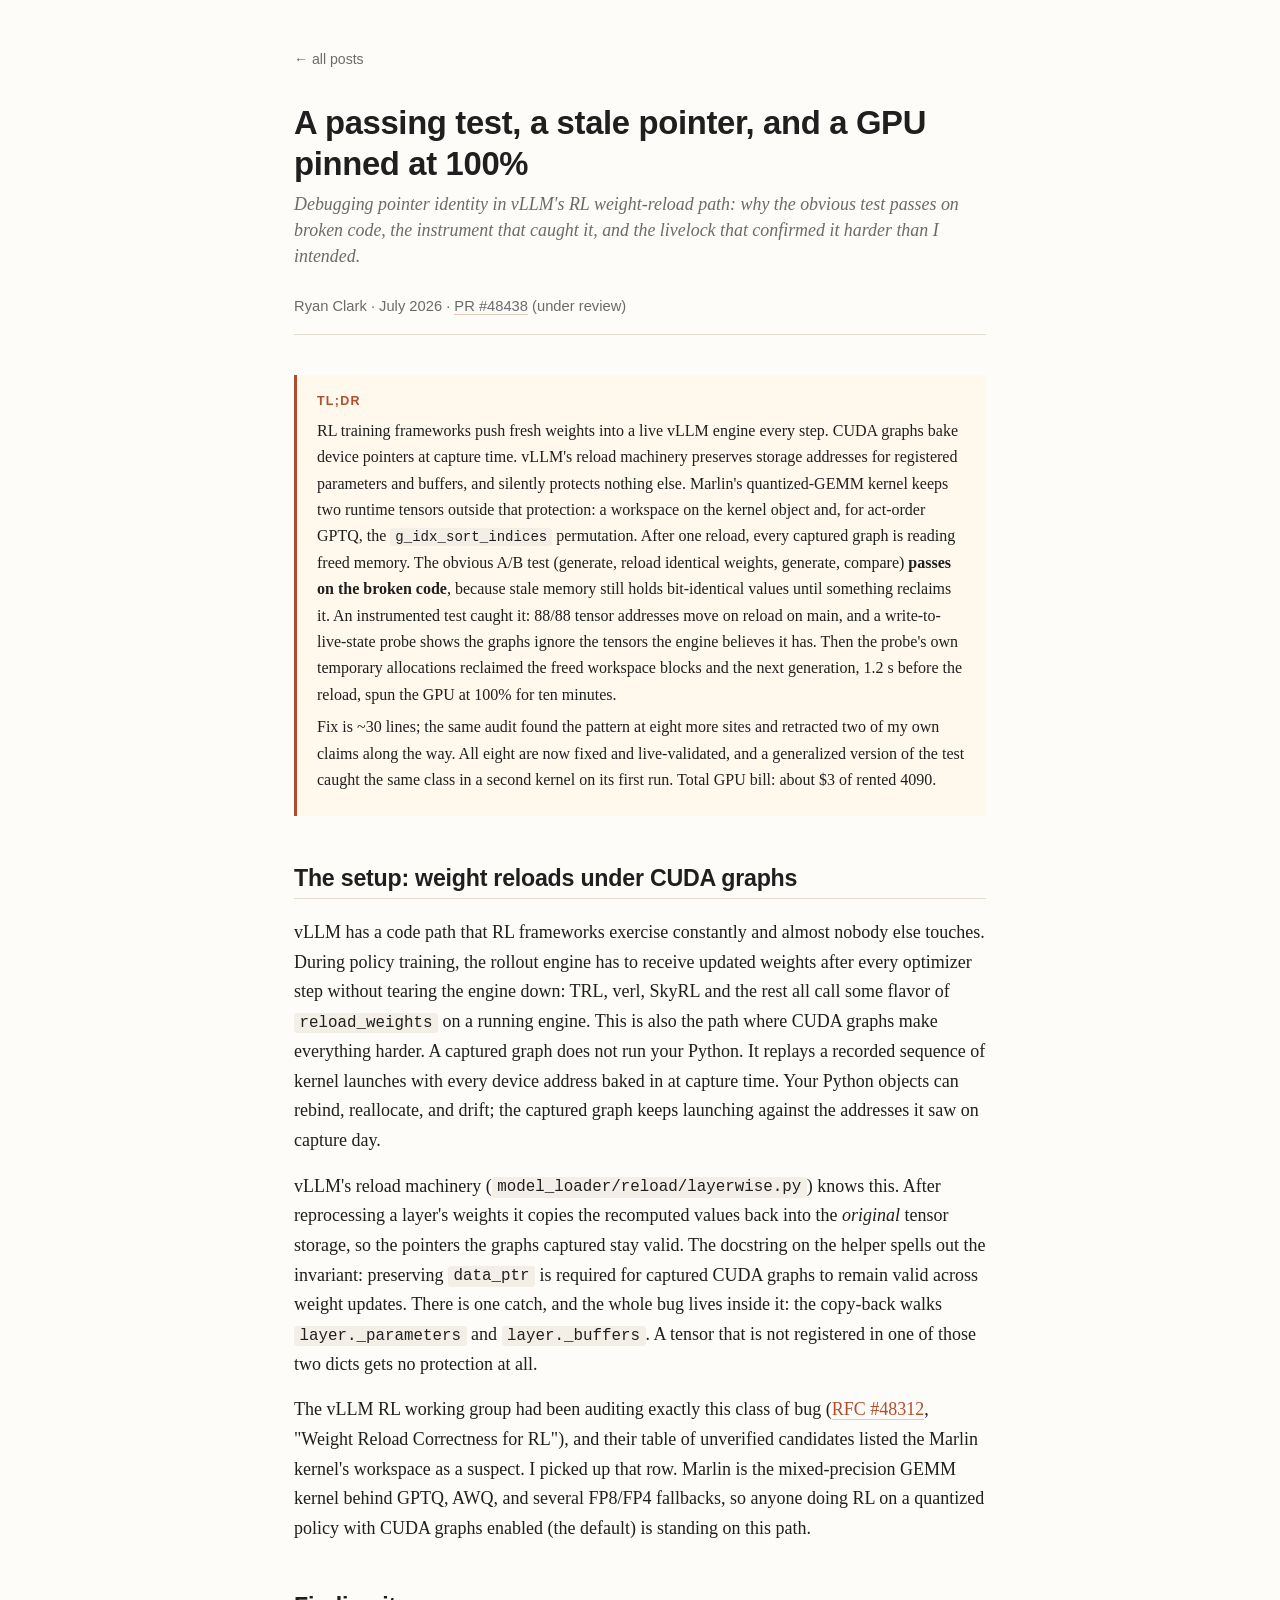
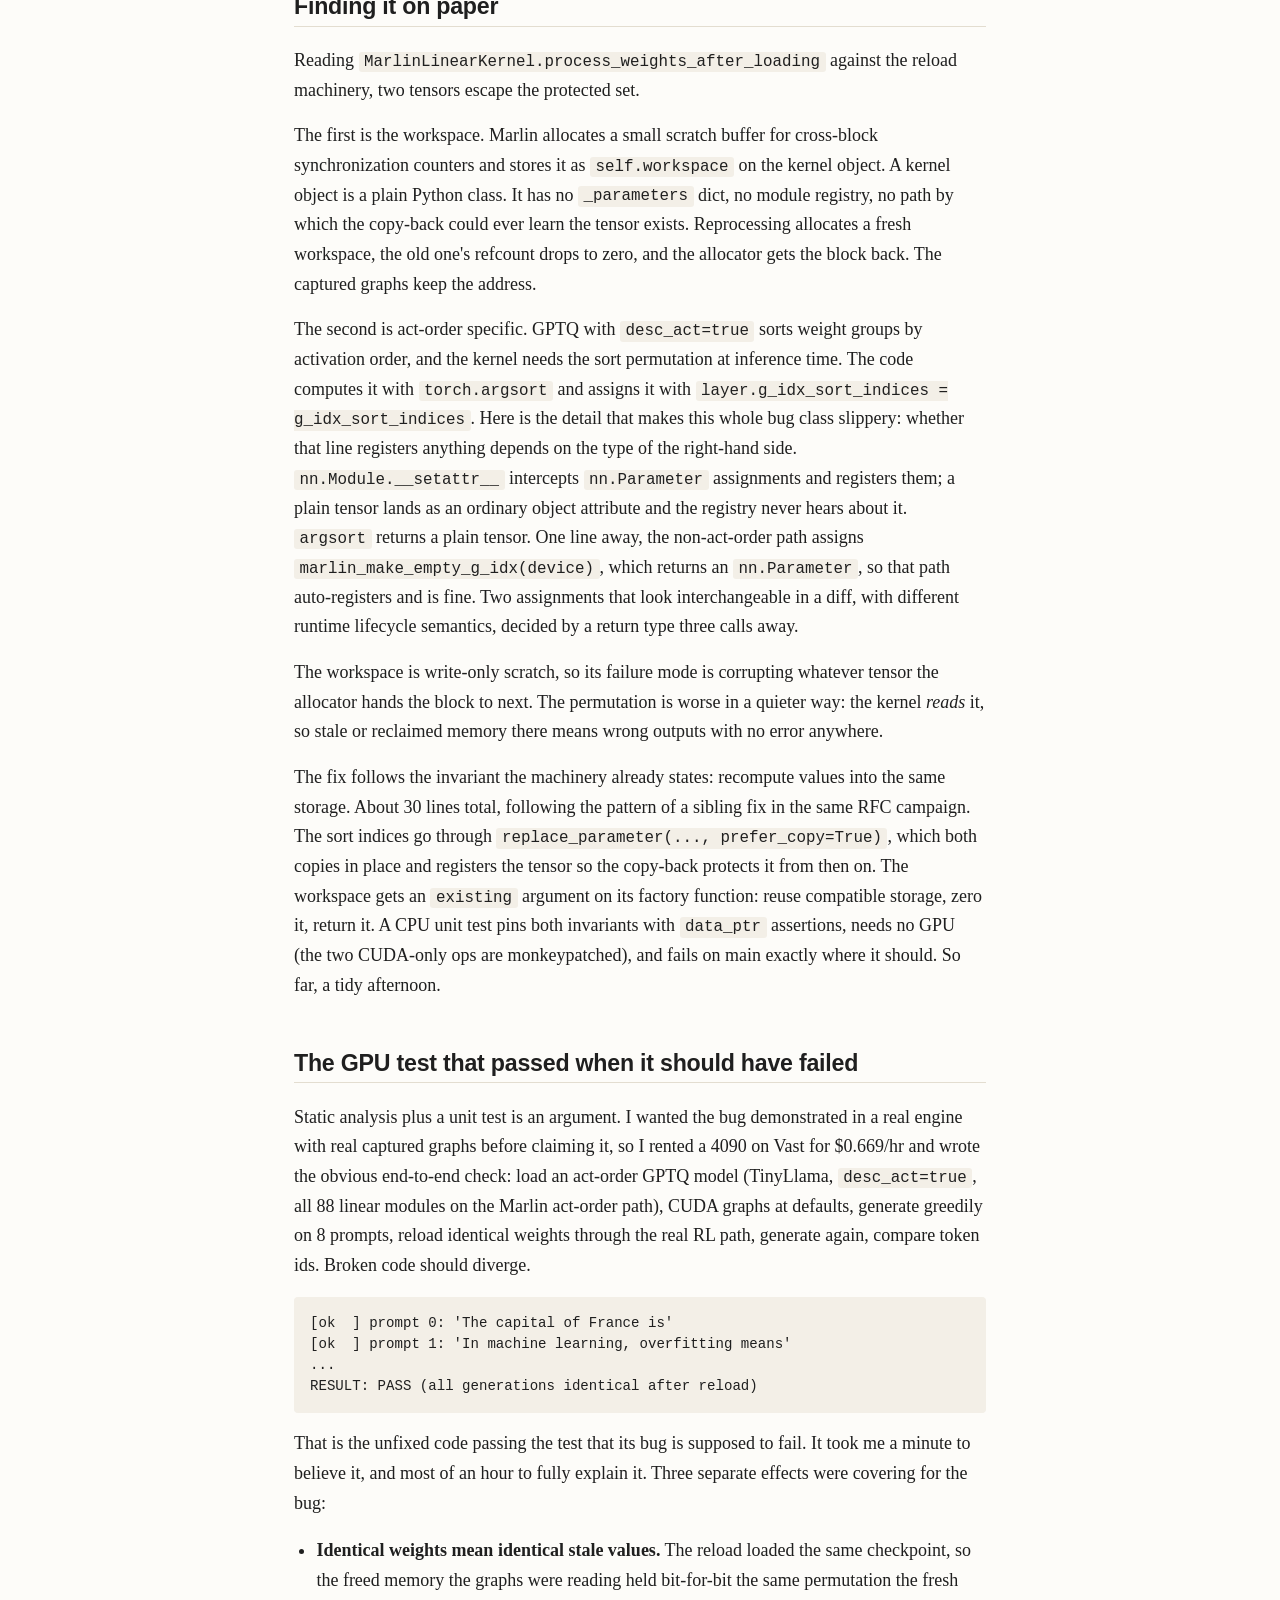
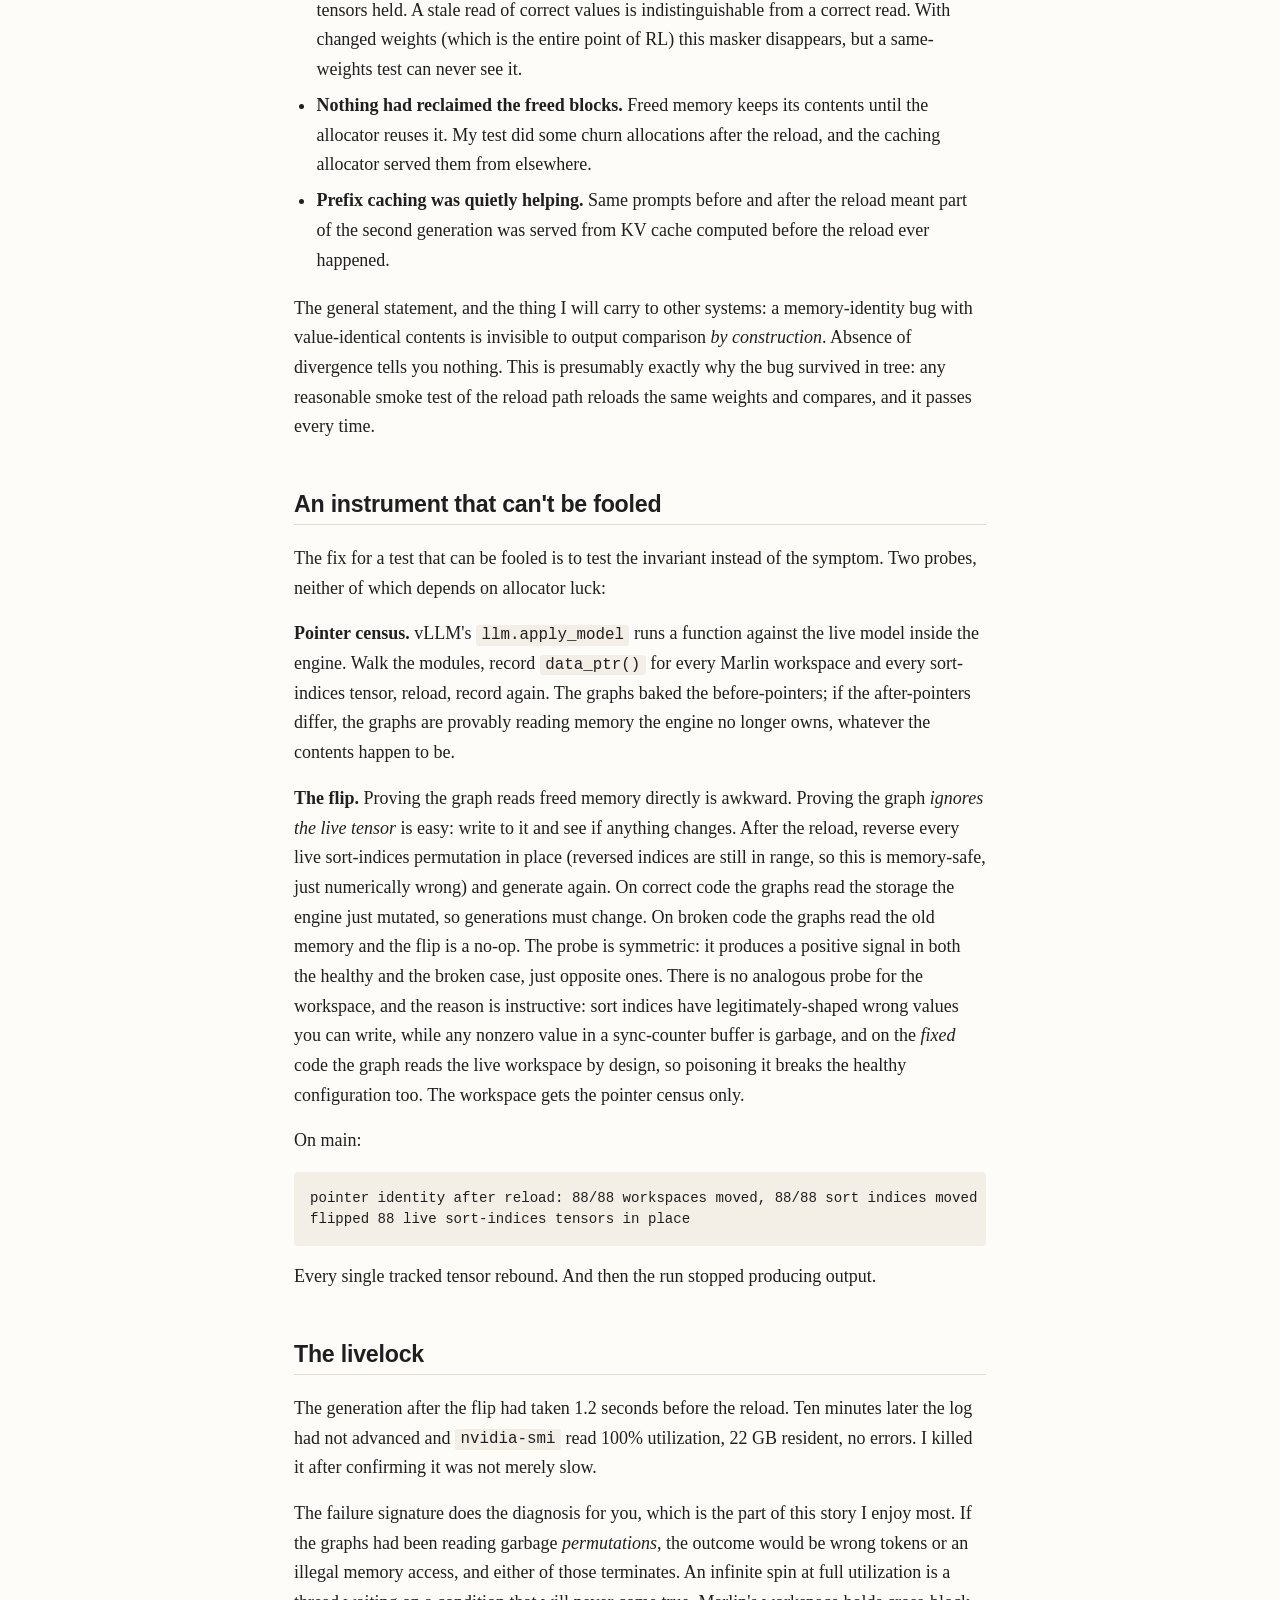
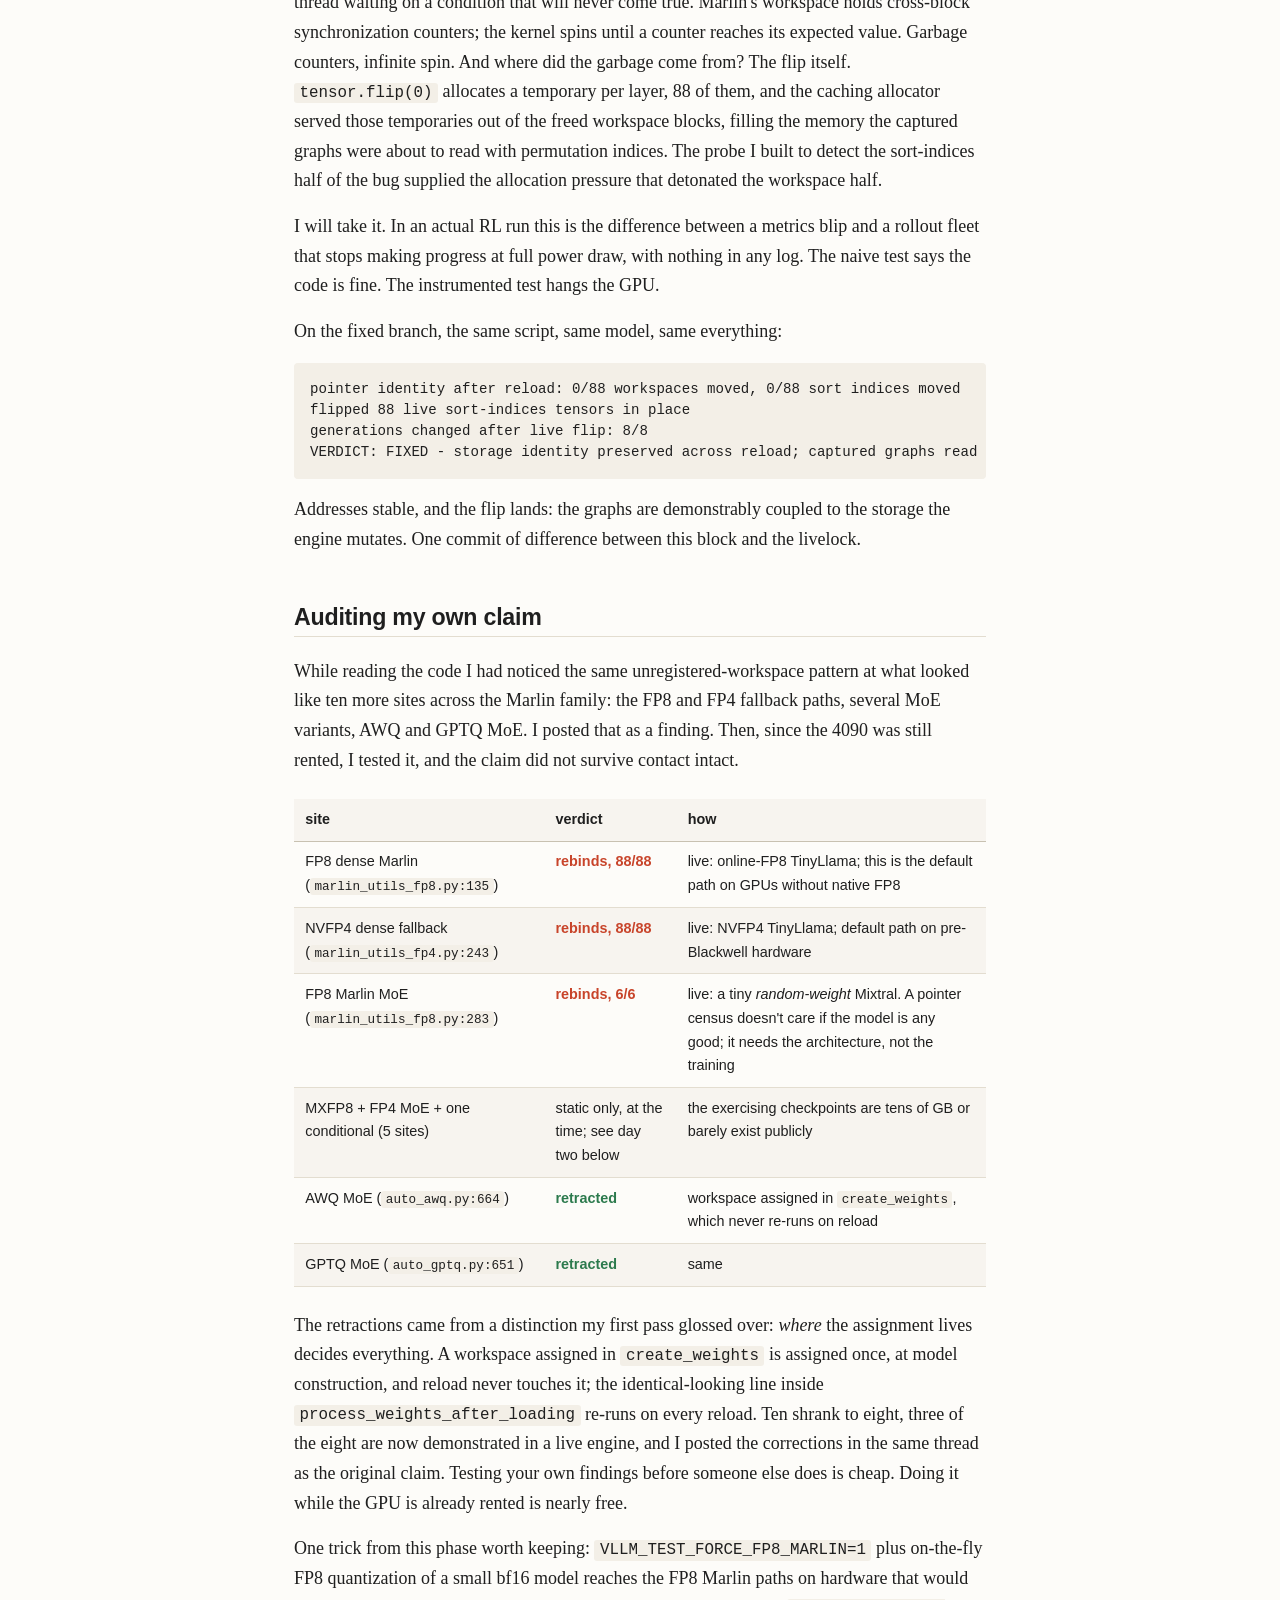
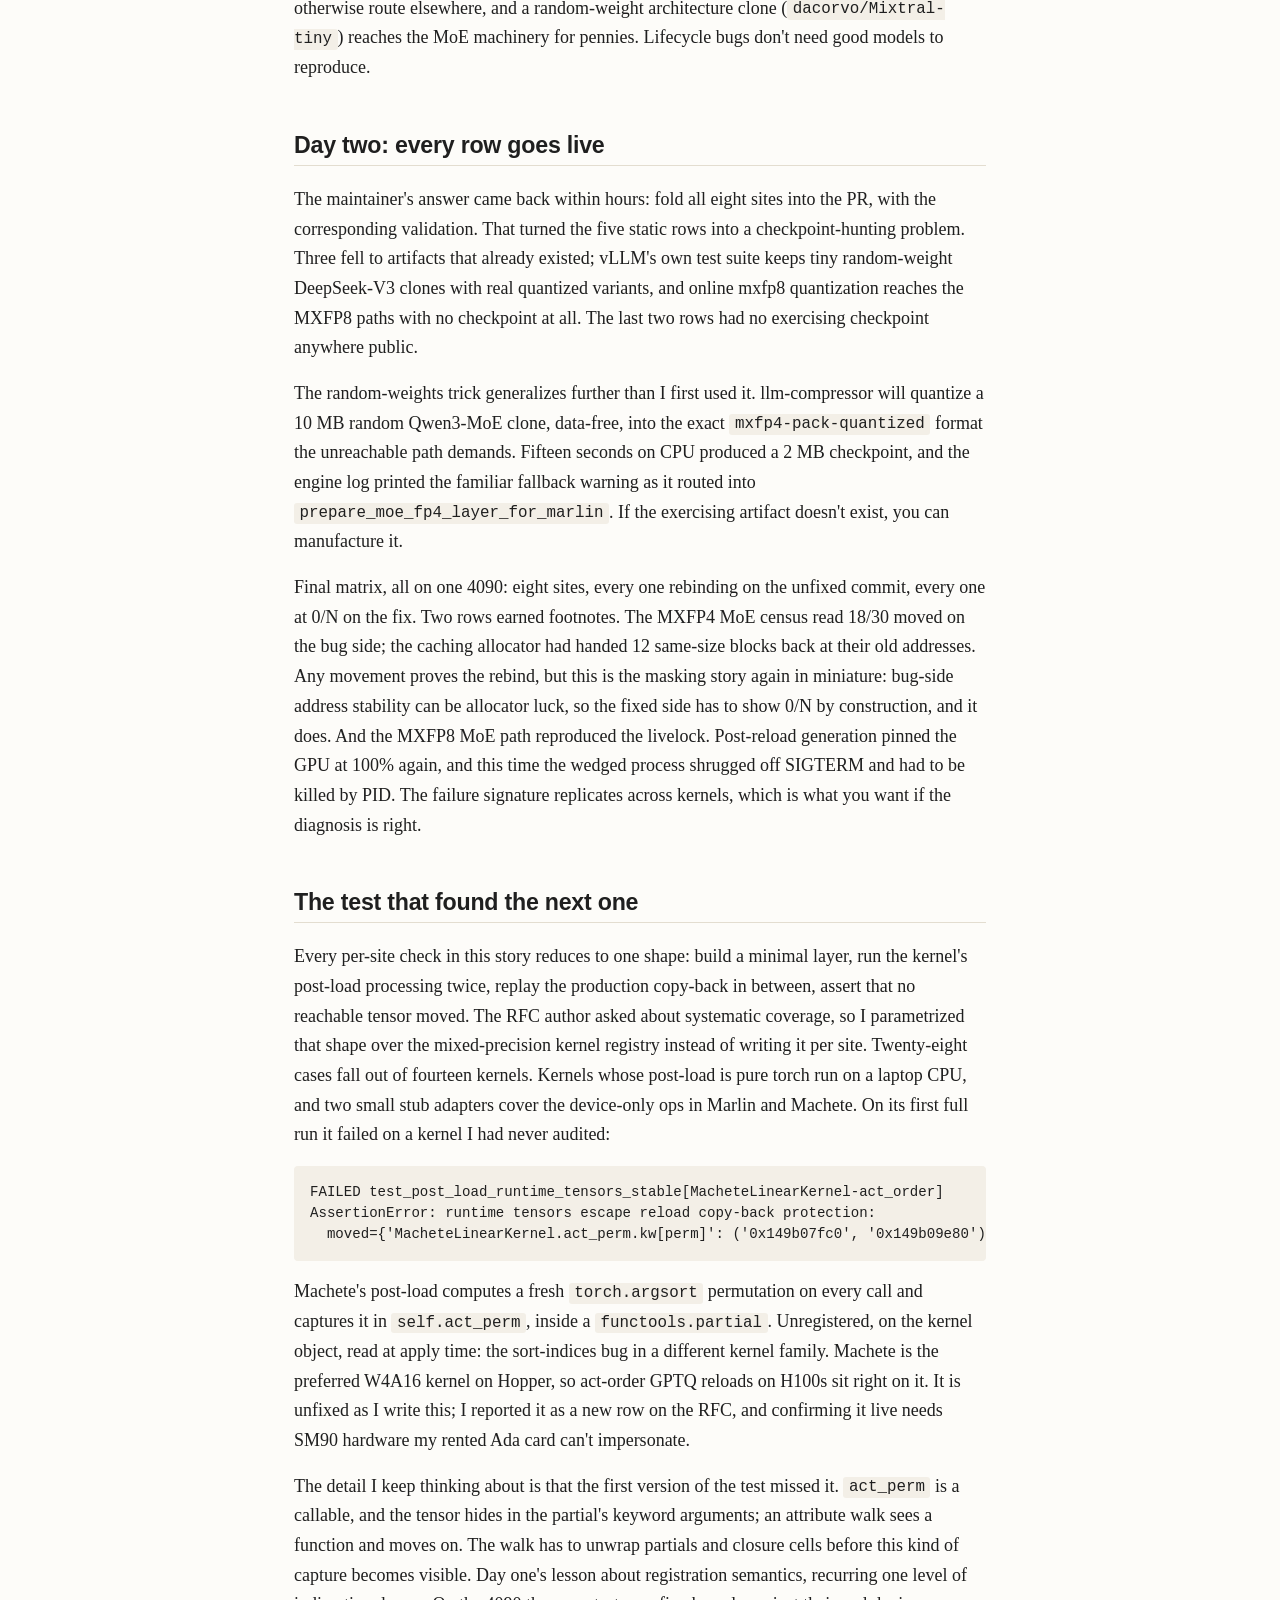
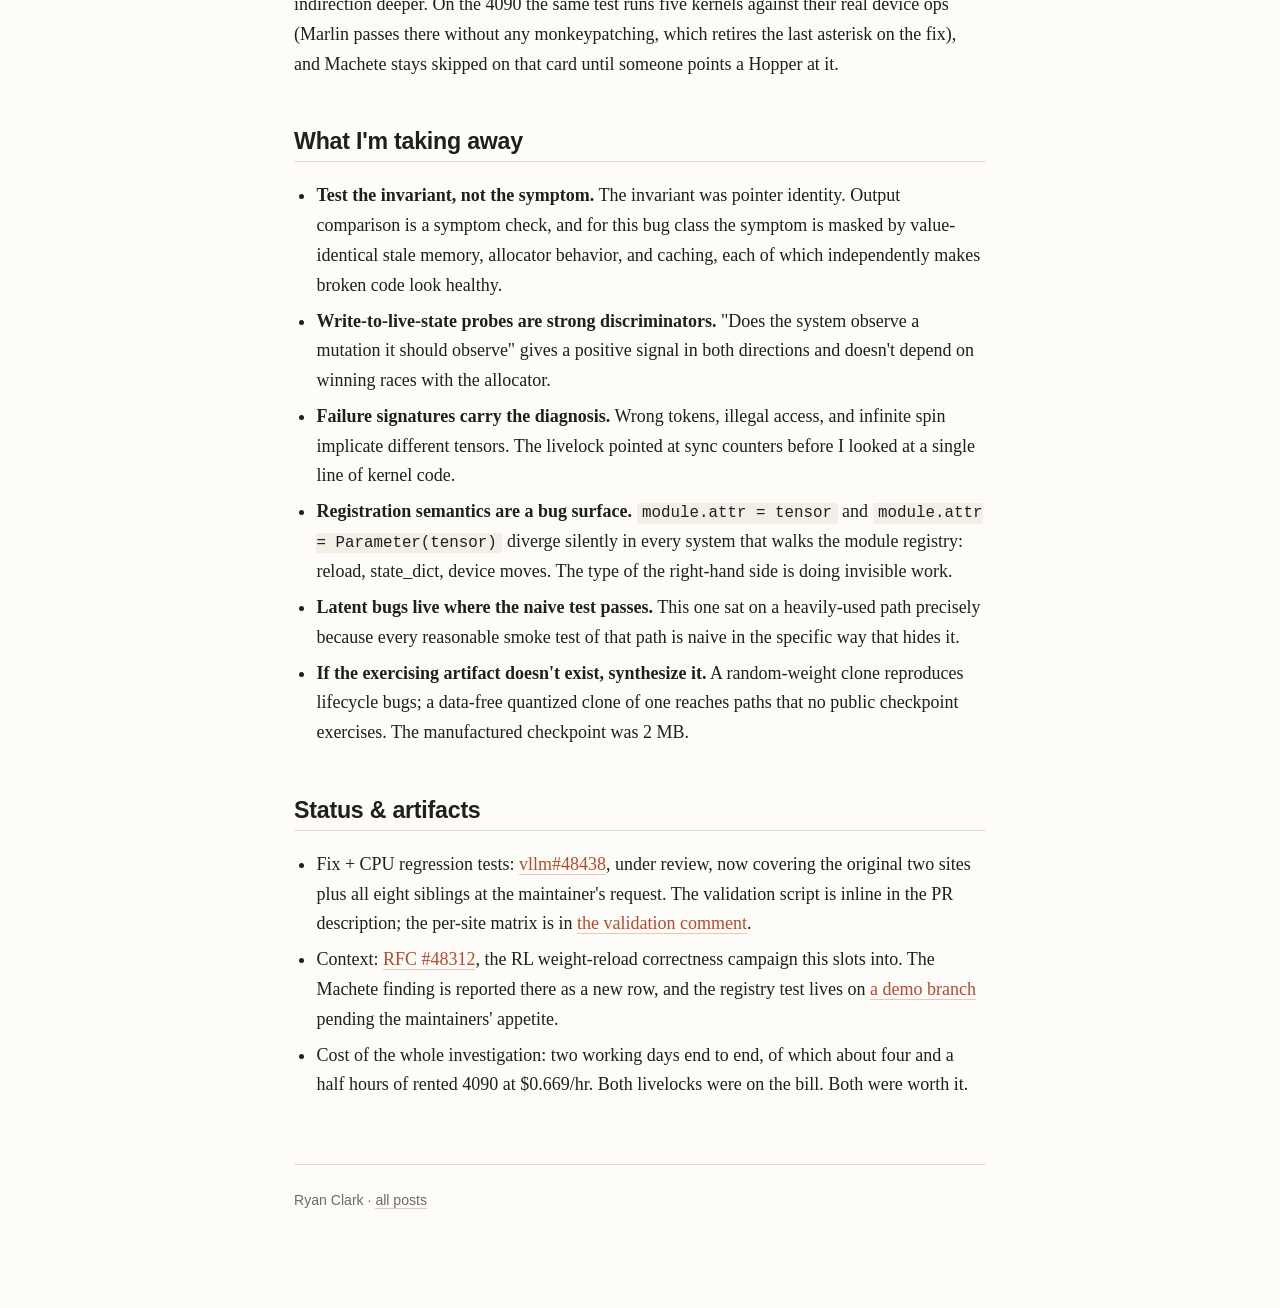
<file: vllm-marlin-reload.html>
<!DOCTYPE html>
<html lang="en">
<head>
<meta charset="UTF-8">
<meta name="viewport" content="width=device-width, initial-scale=1.0">
<title>A passing test, a stale pointer, and a GPU pinned at 100% — Ryan Clark</title>
<style>
  :root {
    --bg: #fdfcf9;
    --text: #1f1f1f;
    --muted: #6b6b6b;
    --accent: #b34c2c;
    --rule: #e3ddd0;
    --code-bg: #f3efe7;
    --table-alt: rgba(243, 239, 231, 0.55);
    --callout-bg: #fff8ed;
  }
  * { box-sizing: border-box; }
  body {
    font-family: 'Charter', 'Iowan Old Style', 'Georgia', 'Times New Roman', serif;
    background: var(--bg);
    color: var(--text);
    line-height: 1.65;
    max-width: 740px;
    margin: 0 auto;
    padding: 3rem 1.5rem 6rem;
    font-size: 18px;
  }
  h1, h2, h3, h4, .sans { font-family: -apple-system, BlinkMacSystemFont, 'Inter', 'Helvetica Neue', sans-serif; font-weight: 700; line-height: 1.25; letter-spacing: -0.01em; }
  h1 { font-size: 2.05rem; margin: 0 0 0.4rem; }
  .subtitle { color: var(--muted); font-size: 1.12rem; font-style: italic; margin: 0 0 1.5rem; line-height: 1.45; }
  .meta { color: var(--muted); font-size: 0.92rem; border-bottom: 1px solid var(--rule); padding-bottom: 1rem; margin-bottom: 2.5rem; font-family: -apple-system, sans-serif; }
  .meta a { color: var(--muted); }
  h2 { font-size: 1.45rem; margin-top: 3rem; padding-bottom: 0.3rem; border-bottom: 1px solid var(--rule); }
  h3 { font-size: 1.1rem; margin-top: 2rem; color: #2a2a2a; }
  p { margin: 1rem 0; }
  a { color: var(--accent); text-decoration: none; border-bottom: 1px solid rgba(179, 76, 44, 0.3); }
  a:hover { border-bottom-color: var(--accent); }
  .tldr { background: var(--callout-bg); border-left: 3px solid var(--accent); padding: 1rem 1.25rem; margin: 1.5rem 0 2.5rem; font-size: 1rem; }
  .tldr p { margin: 0.4rem 0; }
  .tldr-label { display: block; font-family: -apple-system, sans-serif; font-size: 0.78rem; letter-spacing: 0.1em; text-transform: uppercase; color: var(--accent); margin-bottom: 0.3rem; font-weight: 600; }
  code { font-family: 'Menlo', 'Monaco', 'Consolas', monospace; font-size: 0.88em; background: var(--code-bg); padding: 0.08em 0.35em; border-radius: 3px; }
  pre { background: var(--code-bg); padding: 1rem; border-radius: 4px; overflow-x: auto; font-size: 0.88rem; line-height: 1.5; }
  pre code { background: transparent; padding: 0; font-size: inherit; }
  table { border-collapse: collapse; width: 100%; margin: 1.5rem 0; font-size: 0.9rem; font-family: -apple-system, sans-serif; }
  th, td { padding: 0.55rem 0.7rem; text-align: left; border-bottom: 1px solid var(--rule); vertical-align: top; }
  th { background: var(--table-alt); font-weight: 600; border-bottom: 1px solid #c8c1b1; }
  td.num, th.num { text-align: right; font-variant-numeric: tabular-nums; }
  tr:nth-child(even) td { background: var(--table-alt); }
  .pos { color: #2c7a4d; font-weight: 600; }
  .neg { color: #c8442a; font-weight: 600; }
  .callout { border: 1px solid var(--rule); border-radius: 4px; padding: 0.9rem 1.1rem; margin: 1.25rem 0; font-size: 0.97rem; background: rgba(243, 239, 231, 0.45); }
  blockquote { border-left: 3px solid var(--rule); margin: 1.25rem 0; padding: 0.2rem 0 0.2rem 1rem; color: var(--muted); font-style: italic; }
  ul, ol { padding-left: 1.4rem; }
  li { margin: 0.4rem 0; }
  .footer { margin-top: 4rem; padding-top: 1.5rem; border-top: 1px solid var(--rule); font-family: -apple-system, sans-serif; font-size: 0.88rem; color: var(--muted); }
  .footer a { color: var(--muted); }
  .nav-back { font-family: -apple-system, sans-serif; font-size: 0.88rem; margin-bottom: 2rem; }
  .nav-back a { color: var(--muted); border-bottom: 1px solid transparent; }
  .nav-back a:hover { border-bottom-color: var(--muted); }
</style>
</head>
<body>

<div class="nav-back"><a href="./index.html">← all posts</a></div>

<h1>A passing test, a stale pointer, and a GPU pinned at 100%</h1>
<p class="subtitle">Debugging pointer identity in vLLM's RL weight-reload path: why the obvious test passes on broken code, the instrument that caught it, and the livelock that confirmed it harder than I intended.</p>
<p class="meta">Ryan Clark · July 2026 · <a href="https://github.com/vllm-project/vllm/pull/48438">PR #48438</a> (under review)</p>

<div class="tldr">
  <span class="tldr-label">TL;DR</span>
  <p>RL training frameworks push fresh weights into a live vLLM engine every step. CUDA graphs bake device pointers at capture time. vLLM's reload machinery preserves storage addresses for registered parameters and buffers, and silently protects nothing else. Marlin's quantized-GEMM kernel keeps two runtime tensors outside that protection: a workspace on the kernel object and, for act-order GPTQ, the <code>g_idx_sort_indices</code> permutation. After one reload, every captured graph is reading freed memory. The obvious A/B test (generate, reload identical weights, generate, compare) <strong>passes on the broken code</strong>, because stale memory still holds bit-identical values until something reclaims it. An instrumented test caught it: 88/88 tensor addresses move on reload on main, and a write-to-live-state probe shows the graphs ignore the tensors the engine believes it has. Then the probe's own temporary allocations reclaimed the freed workspace blocks and the next generation, 1.2 s before the reload, spun the GPU at 100% for ten minutes.</p>
  <p>Fix is ~30 lines; the same audit found the pattern at eight more sites and retracted two of my own claims along the way. All eight are now fixed and live-validated, and a generalized version of the test caught the same class in a second kernel on its first run. Total GPU bill: about $3 of rented 4090.</p>
</div>

<h2>The setup: weight reloads under CUDA graphs</h2>

<p>vLLM has a code path that RL frameworks exercise constantly and almost nobody else touches. During policy training, the rollout engine has to receive updated weights after every optimizer step without tearing the engine down: TRL, verl, SkyRL and the rest all call some flavor of <code>reload_weights</code> on a running engine. This is also the path where CUDA graphs make everything harder. A captured graph does not run your Python. It replays a recorded sequence of kernel launches with every device address baked in at capture time. Your Python objects can rebind, reallocate, and drift; the captured graph keeps launching against the addresses it saw on capture day.</p>

<p>vLLM's reload machinery (<code>model_loader/reload/layerwise.py</code>) knows this. After reprocessing a layer's weights it copies the recomputed values back into the <em>original</em> tensor storage, so the pointers the graphs captured stay valid. The docstring on the helper spells out the invariant: preserving <code>data_ptr</code> is required for captured CUDA graphs to remain valid across weight updates. There is one catch, and the whole bug lives inside it: the copy-back walks <code>layer._parameters</code> and <code>layer._buffers</code>. A tensor that is not registered in one of those two dicts gets no protection at all.</p>

<p>The vLLM RL working group had been auditing exactly this class of bug (<a href="https://github.com/vllm-project/vllm/issues/48312">RFC #48312</a>, "Weight Reload Correctness for RL"), and their table of unverified candidates listed the Marlin kernel's workspace as a suspect. I picked up that row. Marlin is the mixed-precision GEMM kernel behind GPTQ, AWQ, and several FP8/FP4 fallbacks, so anyone doing RL on a quantized policy with CUDA graphs enabled (the default) is standing on this path.</p>

<h2>Finding it on paper</h2>

<p>Reading <code>MarlinLinearKernel.process_weights_after_loading</code> against the reload machinery, two tensors escape the protected set.</p>

<p>The first is the workspace. Marlin allocates a small scratch buffer for cross-block synchronization counters and stores it as <code>self.workspace</code> on the kernel object. A kernel object is a plain Python class. It has no <code>_parameters</code> dict, no module registry, no path by which the copy-back could ever learn the tensor exists. Reprocessing allocates a fresh workspace, the old one's refcount drops to zero, and the allocator gets the block back. The captured graphs keep the address.</p>

<p>The second is act-order specific. GPTQ with <code>desc_act=true</code> sorts weight groups by activation order, and the kernel needs the sort permutation at inference time. The code computes it with <code>torch.argsort</code> and assigns it with <code>layer.g_idx_sort_indices = g_idx_sort_indices</code>. Here is the detail that makes this whole bug class slippery: whether that line registers anything depends on the type of the right-hand side. <code>nn.Module.__setattr__</code> intercepts <code>nn.Parameter</code> assignments and registers them; a plain tensor lands as an ordinary object attribute and the registry never hears about it. <code>argsort</code> returns a plain tensor. One line away, the non-act-order path assigns <code>marlin_make_empty_g_idx(device)</code>, which returns an <code>nn.Parameter</code>, so that path auto-registers and is fine. Two assignments that look interchangeable in a diff, with different runtime lifecycle semantics, decided by a return type three calls away.</p>

<p>The workspace is write-only scratch, so its failure mode is corrupting whatever tensor the allocator hands the block to next. The permutation is worse in a quieter way: the kernel <em>reads</em> it, so stale or reclaimed memory there means wrong outputs with no error anywhere.</p>

<p>The fix follows the invariant the machinery already states: recompute values into the same storage. About 30 lines total, following the pattern of a sibling fix in the same RFC campaign. The sort indices go through <code>replace_parameter(..., prefer_copy=True)</code>, which both copies in place and registers the tensor so the copy-back protects it from then on. The workspace gets an <code>existing</code> argument on its factory function: reuse compatible storage, zero it, return it. A CPU unit test pins both invariants with <code>data_ptr</code> assertions, needs no GPU (the two CUDA-only ops are monkeypatched), and fails on main exactly where it should. So far, a tidy afternoon.</p>

<h2>The GPU test that passed when it should have failed</h2>

<p>Static analysis plus a unit test is an argument. I wanted the bug demonstrated in a real engine with real captured graphs before claiming it, so I rented a 4090 on Vast for $0.669/hr and wrote the obvious end-to-end check: load an act-order GPTQ model (TinyLlama, <code>desc_act=true</code>, all 88 linear modules on the Marlin act-order path), CUDA graphs at defaults, generate greedily on 8 prompts, reload identical weights through the real RL path, generate again, compare token ids. Broken code should diverge.</p>

<pre><code>[ok  ] prompt 0: 'The capital of France is'
[ok  ] prompt 1: 'In machine learning, overfitting means'
...
RESULT: PASS (all generations identical after reload)</code></pre>

<p>That is the unfixed code passing the test that its bug is supposed to fail. It took me a minute to believe it, and most of an hour to fully explain it. Three separate effects were covering for the bug:</p>

<ul>
  <li><strong>Identical weights mean identical stale values.</strong> The reload loaded the same checkpoint, so the freed memory the graphs were reading held bit-for-bit the same permutation the fresh tensors held. A stale read of correct values is indistinguishable from a correct read. With changed weights (which is the entire point of RL) this masker disappears, but a same-weights test can never see it.</li>
  <li><strong>Nothing had reclaimed the freed blocks.</strong> Freed memory keeps its contents until the allocator reuses it. My test did some churn allocations after the reload, and the caching allocator served them from elsewhere.</li>
  <li><strong>Prefix caching was quietly helping.</strong> Same prompts before and after the reload meant part of the second generation was served from KV cache computed before the reload ever happened.</li>
</ul>

<p>The general statement, and the thing I will carry to other systems: a memory-identity bug with value-identical contents is invisible to output comparison <em>by construction</em>. Absence of divergence tells you nothing. This is presumably exactly why the bug survived in tree: any reasonable smoke test of the reload path reloads the same weights and compares, and it passes every time.</p>

<h2>An instrument that can't be fooled</h2>

<p>The fix for a test that can be fooled is to test the invariant instead of the symptom. Two probes, neither of which depends on allocator luck:</p>

<p><strong>Pointer census.</strong> vLLM's <code>llm.apply_model</code> runs a function against the live model inside the engine. Walk the modules, record <code>data_ptr()</code> for every Marlin workspace and every sort-indices tensor, reload, record again. The graphs baked the before-pointers; if the after-pointers differ, the graphs are provably reading memory the engine no longer owns, whatever the contents happen to be.</p>

<p><strong>The flip.</strong> Proving the graph reads freed memory directly is awkward. Proving the graph <em>ignores the live tensor</em> is easy: write to it and see if anything changes. After the reload, reverse every live sort-indices permutation in place (reversed indices are still in range, so this is memory-safe, just numerically wrong) and generate again. On correct code the graphs read the storage the engine just mutated, so generations must change. On broken code the graphs read the old memory and the flip is a no-op. The probe is symmetric: it produces a positive signal in both the healthy and the broken case, just opposite ones. There is no analogous probe for the workspace, and the reason is instructive: sort indices have legitimately-shaped wrong values you can write, while any nonzero value in a sync-counter buffer is garbage, and on the <em>fixed</em> code the graph reads the live workspace by design, so poisoning it breaks the healthy configuration too. The workspace gets the pointer census only.</p>

<p>On main:</p>

<pre><code>pointer identity after reload: 88/88 workspaces moved, 88/88 sort indices moved
flipped 88 live sort-indices tensors in place</code></pre>

<p>Every single tracked tensor rebound. And then the run stopped producing output.</p>

<h2>The livelock</h2>

<p>The generation after the flip had taken 1.2 seconds before the reload. Ten minutes later the log had not advanced and <code>nvidia-smi</code> read 100% utilization, 22 GB resident, no errors. I killed it after confirming it was not merely slow.</p>

<p>The failure signature does the diagnosis for you, which is the part of this story I enjoy most. If the graphs had been reading garbage <em>permutations</em>, the outcome would be wrong tokens or an illegal memory access, and either of those terminates. An infinite spin at full utilization is a thread waiting on a condition that will never come true. Marlin's workspace holds cross-block synchronization counters; the kernel spins until a counter reaches its expected value. Garbage counters, infinite spin. And where did the garbage come from? The flip itself. <code>tensor.flip(0)</code> allocates a temporary per layer, 88 of them, and the caching allocator served those temporaries out of the freed workspace blocks, filling the memory the captured graphs were about to read with permutation indices. The probe I built to detect the sort-indices half of the bug supplied the allocation pressure that detonated the workspace half.</p>

<p>I will take it. In an actual RL run this is the difference between a metrics blip and a rollout fleet that stops making progress at full power draw, with nothing in any log. The naive test says the code is fine. The instrumented test hangs the GPU.</p>

<p>On the fixed branch, the same script, same model, same everything:</p>

<pre><code>pointer identity after reload: 0/88 workspaces moved, 0/88 sort indices moved
flipped 88 live sort-indices tensors in place
generations changed after live flip: 8/8
VERDICT: FIXED - storage identity preserved across reload; captured graphs read live storage</code></pre>

<p>Addresses stable, and the flip lands: the graphs are demonstrably coupled to the storage the engine mutates. One commit of difference between this block and the livelock.</p>

<h2>Auditing my own claim</h2>

<p>While reading the code I had noticed the same unregistered-workspace pattern at what looked like ten more sites across the Marlin family: the FP8 and FP4 fallback paths, several MoE variants, AWQ and GPTQ MoE. I posted that as a finding. Then, since the 4090 was still rented, I tested it, and the claim did not survive contact intact.</p>

<table>
  <thead>
    <tr><th>site</th><th>verdict</th><th>how</th></tr>
  </thead>
  <tbody>
    <tr><td>FP8 dense Marlin (<code>marlin_utils_fp8.py:135</code>)</td><td><span class="neg">rebinds, 88/88</span></td><td>live: online-FP8 TinyLlama; this is the default path on GPUs without native FP8</td></tr>
    <tr><td>NVFP4 dense fallback (<code>marlin_utils_fp4.py:243</code>)</td><td><span class="neg">rebinds, 88/88</span></td><td>live: NVFP4 TinyLlama; default path on pre-Blackwell hardware</td></tr>
    <tr><td>FP8 Marlin MoE (<code>marlin_utils_fp8.py:283</code>)</td><td><span class="neg">rebinds, 6/6</span></td><td>live: a tiny <em>random-weight</em> Mixtral. A pointer census doesn't care if the model is any good; it needs the architecture, not the training</td></tr>
    <tr><td>MXFP8 + FP4 MoE + one conditional (5 sites)</td><td>static only, at the time; see day two below</td><td>the exercising checkpoints are tens of GB or barely exist publicly</td></tr>
    <tr><td>AWQ MoE (<code>auto_awq.py:664</code>)</td><td><span class="pos">retracted</span></td><td>workspace assigned in <code>create_weights</code>, which never re-runs on reload</td></tr>
    <tr><td>GPTQ MoE (<code>auto_gptq.py:651</code>)</td><td><span class="pos">retracted</span></td><td>same</td></tr>
  </tbody>
</table>

<p>The retractions came from a distinction my first pass glossed over: <em>where</em> the assignment lives decides everything. A workspace assigned in <code>create_weights</code> is assigned once, at model construction, and reload never touches it; the identical-looking line inside <code>process_weights_after_loading</code> re-runs on every reload. Ten shrank to eight, three of the eight are now demonstrated in a live engine, and I posted the corrections in the same thread as the original claim. Testing your own findings before someone else does is cheap. Doing it while the GPU is already rented is nearly free.</p>

<p>One trick from this phase worth keeping: <code>VLLM_TEST_FORCE_FP8_MARLIN=1</code> plus on-the-fly FP8 quantization of a small bf16 model reaches the FP8 Marlin paths on hardware that would otherwise route elsewhere, and a random-weight architecture clone (<code>dacorvo/Mixtral-tiny</code>) reaches the MoE machinery for pennies. Lifecycle bugs don't need good models to reproduce.</p>

<h2>Day two: every row goes live</h2>

<p>The maintainer's answer came back within hours: fold all eight sites into the PR, with the corresponding validation. That turned the five static rows into a checkpoint-hunting problem. Three fell to artifacts that already existed; vLLM's own test suite keeps tiny random-weight DeepSeek-V3 clones with real quantized variants, and online mxfp8 quantization reaches the MXFP8 paths with no checkpoint at all. The last two rows had no exercising checkpoint anywhere public.</p>

<p>The random-weights trick generalizes further than I first used it. llm-compressor will quantize a 10&nbsp;MB random Qwen3-MoE clone, data-free, into the exact <code>mxfp4-pack-quantized</code> format the unreachable path demands. Fifteen seconds on CPU produced a 2&nbsp;MB checkpoint, and the engine log printed the familiar fallback warning as it routed into <code>prepare_moe_fp4_layer_for_marlin</code>. If the exercising artifact doesn't exist, you can manufacture it.</p>

<p>Final matrix, all on one 4090: eight sites, every one rebinding on the unfixed commit, every one at 0/N on the fix. Two rows earned footnotes. The MXFP4 MoE census read 18/30 moved on the bug side; the caching allocator had handed 12 same-size blocks back at their old addresses. Any movement proves the rebind, but this is the masking story again in miniature: bug-side address stability can be allocator luck, so the fixed side has to show 0/N by construction, and it does. And the MXFP8 MoE path reproduced the livelock. Post-reload generation pinned the GPU at 100% again, and this time the wedged process shrugged off SIGTERM and had to be killed by PID. The failure signature replicates across kernels, which is what you want if the diagnosis is right.</p>

<h2>The test that found the next one</h2>

<p>Every per-site check in this story reduces to one shape: build a minimal layer, run the kernel's post-load processing twice, replay the production copy-back in between, assert that no reachable tensor moved. The RFC author asked about systematic coverage, so I parametrized that shape over the mixed-precision kernel registry instead of writing it per site. Twenty-eight cases fall out of fourteen kernels. Kernels whose post-load is pure torch run on a laptop CPU, and two small stub adapters cover the device-only ops in Marlin and Machete. On its first full run it failed on a kernel I had never audited:</p>

<pre><code>FAILED test_post_load_runtime_tensors_stable[MacheteLinearKernel-act_order]
AssertionError: runtime tensors escape reload copy-back protection:
  moved={'MacheteLinearKernel.act_perm.kw[perm]': ('0x149b07fc0', '0x149b09e80')}</code></pre>

<p>Machete's post-load computes a fresh <code>torch.argsort</code> permutation on every call and captures it in <code>self.act_perm</code>, inside a <code>functools.partial</code>. Unregistered, on the kernel object, read at apply time: the sort-indices bug in a different kernel family. Machete is the preferred W4A16 kernel on Hopper, so act-order GPTQ reloads on H100s sit right on it. It is unfixed as I write this; I reported it as a new row on the RFC, and confirming it live needs SM90 hardware my rented Ada card can't impersonate.</p>

<p>The detail I keep thinking about is that the first version of the test missed it. <code>act_perm</code> is a callable, and the tensor hides in the partial's keyword arguments; an attribute walk sees a function and moves on. The walk has to unwrap partials and closure cells before this kind of capture becomes visible. Day one's lesson about registration semantics, recurring one level of indirection deeper. On the 4090 the same test runs five kernels against their real device ops (Marlin passes there without any monkeypatching, which retires the last asterisk on the fix), and Machete stays skipped on that card until someone points a Hopper at it.</p>

<h2>What I'm taking away</h2>

<ul>
  <li><strong>Test the invariant, not the symptom.</strong> The invariant was pointer identity. Output comparison is a symptom check, and for this bug class the symptom is masked by value-identical stale memory, allocator behavior, and caching, each of which independently makes broken code look healthy.</li>
  <li><strong>Write-to-live-state probes are strong discriminators.</strong> "Does the system observe a mutation it should observe" gives a positive signal in both directions and doesn't depend on winning races with the allocator.</li>
  <li><strong>Failure signatures carry the diagnosis.</strong> Wrong tokens, illegal access, and infinite spin implicate different tensors. The livelock pointed at sync counters before I looked at a single line of kernel code.</li>
  <li><strong>Registration semantics are a bug surface.</strong> <code>module.attr = tensor</code> and <code>module.attr = Parameter(tensor)</code> diverge silently in every system that walks the module registry: reload, state_dict, device moves. The type of the right-hand side is doing invisible work.</li>
  <li><strong>Latent bugs live where the naive test passes.</strong> This one sat on a heavily-used path precisely because every reasonable smoke test of that path is naive in the specific way that hides it.</li>
  <li><strong>If the exercising artifact doesn't exist, synthesize it.</strong> A random-weight clone reproduces lifecycle bugs; a data-free quantized clone of one reaches paths that no public checkpoint exercises. The manufactured checkpoint was 2&nbsp;MB.</li>
</ul>

<h2>Status &amp; artifacts</h2>

<ul>
  <li>Fix + CPU regression tests: <a href="https://github.com/vllm-project/vllm/pull/48438">vllm#48438</a>, under review, now covering the original two sites plus all eight siblings at the maintainer's request. The validation script is inline in the PR description; the per-site matrix is in <a href="https://github.com/vllm-project/vllm/pull/48438#issuecomment-4954339167">the validation comment</a>.</li>
  <li>Context: <a href="https://github.com/vllm-project/vllm/issues/48312">RFC #48312</a>, the RL weight-reload correctness campaign this slots into. The Machete finding is reported there as a new row, and the registry test lives on <a href="https://github.com/RyanClark2k/vllm/blob/reload-storage-stability-test/tests/model_executor/model_loader/test_post_load_storage_stability.py">a demo branch</a> pending the maintainers' appetite.</li>
  <li>Cost of the whole investigation: two working days end to end, of which about four and a half hours of rented 4090 at $0.669/hr. Both livelocks were on the bill. Both were worth it.</li>
</ul>

<div class="footer">
  Ryan Clark · <a href="./index.html">all posts</a>
</div>

</body>
</html>
</file>
